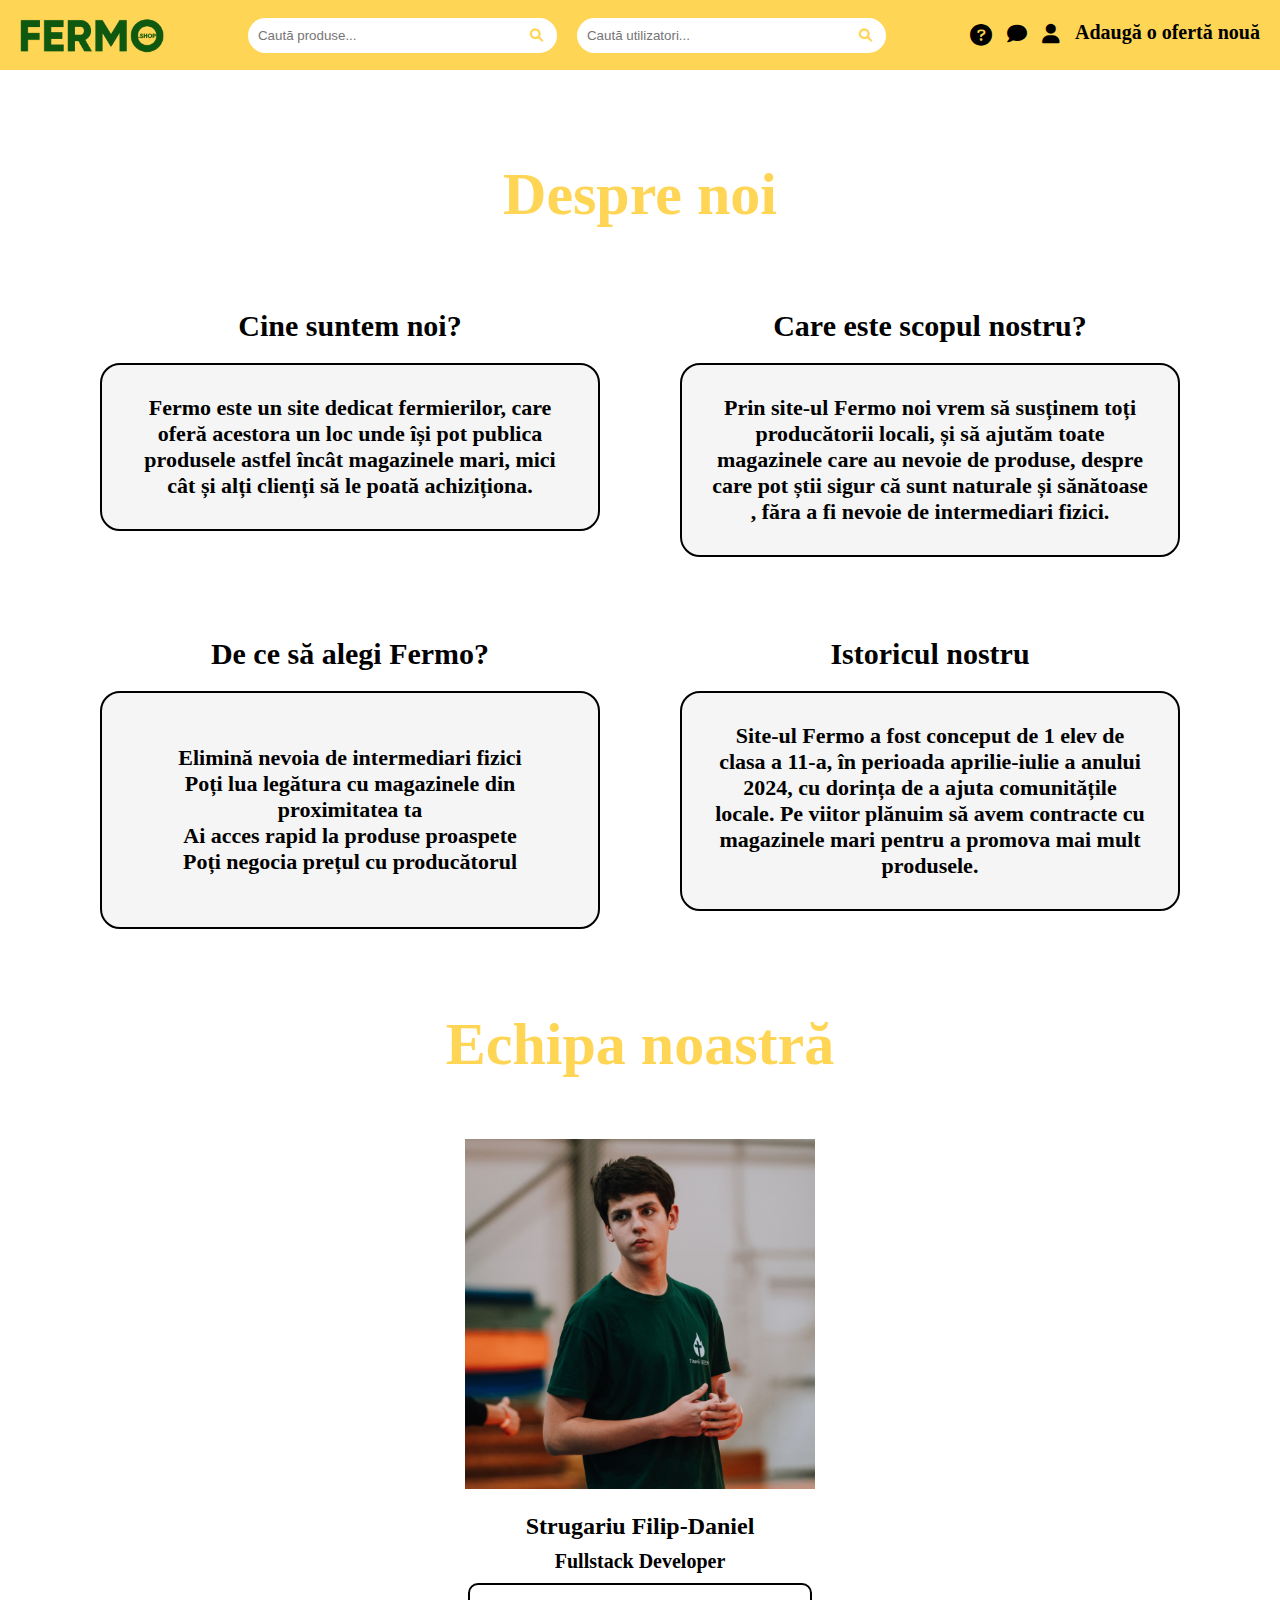
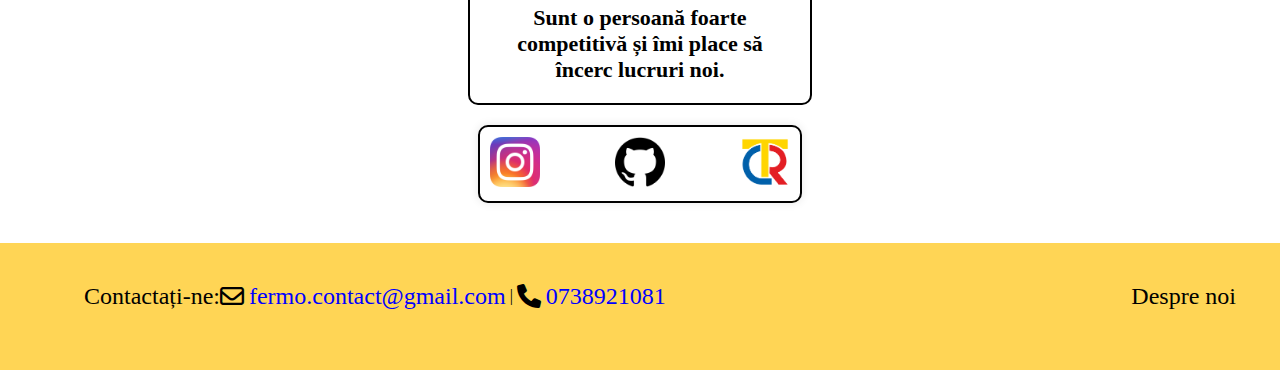
<file: desprenoi.html>
<!DOCTYPE html>
<html lang="en">
   <head>
      <meta charset="UTF-8">
      <meta name="viewport" content="width=device-width, initial-scale=1.0, maximum-scale=1.0, user-scalable=no">
      <title>Despre noi</title>
      <link rel="icon" href=
         "New Project.ico"
         type="image/x-icon">
      <link rel="stylesheet" href="style/desprenoi.css">
      <link rel="stylesheet" href="https://cdnjs.cloudflare.com/ajax/libs/font-awesome/6.0.0-beta3/css/all.min.css">
      <link rel="stylesheet" href="https://cdnjs.cloudflare.com/ajax/libs/font-awesome/5.14.0/css/all.min.css"
         integrity="sha512-1PKOgIY59xJ8Co8+NE6FZ+LOAZKjy+KY8iq0G4B3CyeY6wYHN3yt9PW0XpSriVlkMXe40PTKnXrLnZ9+fkDaog=="  crossorigin="anonymous" />
      <link href="https://fonts.cdnfonts.com/css/gilroy-bold" rel="stylesheet">
   </head>
   <body>
          <header>
              <div class="left">
                <a href="index.html">
                  <img src="imagini/gugug.png" class="titlu">
                </a>
              </div>
              <div class="middle">
                     <form action="oferte.php" method="GET">
                  <div class="top-search-container2">
                    <input type="text" class="top-search-input2" name="search_query" placeholder="Caută produse...">
                    <button type="submit" class="top-search-button2">
                      <i class="fas fa-search"></i>
                    </button>
                  </div>
                </form>
                <form id="searchForm" action="profiles.php" method="GET" class="top-search-container">
                  <input type="text" id="searchInput" class="top-search-input" name="filter_text" placeholder="Caută utilizatori...">
                  <button type="submit" class="top-search-button">
                    <i class="fas fa-search"></i>
                  </button>
                </form>
              </div>
              <div class="right">
                <div class="icons-container">
                  <a href="tutorialUniversal.html"><i class="fas fa-question-circle"></i></a>
                  <a href="users.php"><i class="fas fa-comment"></i></a>
                  <a href="profile.php"><i class="fas fa-user icon-user"></i></a>
                  <a href="cumparare.php" class="oferta">Adaugă o ofertă nouă</a>
                </div>
              </div>
              <div class="hamburger-menu">
                <i class="fas fa-bars"></i>
              </div>
        </header>

        <div class="dropdown-menu">
               <form action="oferte.php" method="GET">
              <div class="top-search-container2">
                <input type="text" class="top-search-input2" name="search_query" placeholder="Caută produse...">
                <button type="submit" class="top-search-button2">
                  <i class="fas fa-search"></i>
                </button>
              </div>
            </form>
            <form id="searchForm" action="profiles.php" method="GET" class="top-search-container">
              <input type="text" id="searchInput" class="top-search-input" name="filter_text" placeholder="Caută utilizatori...">
              <button type="submit" class="top-search-button">
                <i class="fas fa-search"></i>
              </button>
            </form>
            
          <a href="tutorialUniversal.html"><i class="fas fa-question-circle"></i> Tutorial</a>
          <a href="users.php"><i class="fas fa-comment"></i>&nbsp;Mesaje</a>
          <a href="profile.php"><i class="fas fa-user icon-user"></i> Profil</a>
          <a href="cumparare.php"><i class="fas fa-plus"></i> Adaugă ofertă</a>
        </div>
      <main>
         <div class="text-parrent">
            <h1 class="despre">
               <center>Despre noi</center>
            </h1>
         </div>
         <div class="grid-container">
            <div class="grid-item">
               <div class="heading cine">Cine suntem noi?</div>
               <div class="csuntem">
                  Fermo este un site dedicat fermierilor, care
                  oferă acestora un loc unde își pot publica
                  produsele astfel încât magazinele mari, mici cât și alți 
                  clienți să le poată achiziționa.
               </div>
            </div>
            <div class="grid-item">
               <div class="heading scop">Care este scopul nostru?</div>
               <div class="scopn">
                  Prin site-ul Fermo noi vrem să 
                  susținem toți producătorii locali, și să ajutăm toate 
                  magazinele care au nevoie de produse, despre care pot 
                  știi sigur că sunt naturale și sănătoase , făra a fi nevoie de intermediari fizici. 
               </div>
            </div>
            <div class="grid-item">
               <div class="heading dc">De ce să alegi Fermo?</div>
               <div class="dca">
                  <ul>
                     <li>Elimină nevoia de intermediari fizici</li>
                     <li>Poți lua legătura cu magazinele din proximitatea ta</li>
                     <li>Ai acces rapid la produse proaspete</li>
                     <li>Poți negocia prețul cu producătorul</li>
                  </ul>
               </div>
            </div>
            <div class="grid-item">
               <div class="heading ist">Istoricul nostru</div>
               <div class="isto">
                  Site-ul Fermo a fost conceput de
                  1 elev de clasa a 11-a, în perioada aprilie-iulie a anului 2024,
                  cu dorința de a ajuta comunitățile locale.
                  Pe viitor plănuim să avem contracte cu magazinele mari pentru
                  a promova mai mult produsele.    
                  <br>         
               </div>
            </div>
         </div>
         <div class="text-parrent">
            <h1 class="ec">Echipa noastră</h1>
         </div>
         <div class="echipa">
            <div class="column">
               <img  src="imagini/New Project (1).png" alt="Imagine 1" class="poza">
               <h2>Strugariu Filip-Daniel</h2>
               <div class="prof">Fullstack Developer</div>
               <div class="text-parrent">
                  <div class="description">
                     Sunt o persoană foarte competitivă și îmi place să încerc lucruri noi.
                  </div>
               </div>
            </div>
         </div>
         <div class="linkss">
            <div class="retele">
               <a href="https://www.instagram.com/filipstrugariu/"><img src="imagini/instagram.webp" class="ig"></a>
               <a href="https://github.com/StrugariuFilip"><img src="imagini/github.png" class="git"></a>
               <a href="https://ctrsv.ro/"><img src="imagini/ctr.png" class="ctr"></a>
            </div>
         </div>
      </main>
      <script src="script.js"></script>
      <footer>
         <div class="jos">
            <div class="stanga">
               <div class="contact-heading">Contactați-ne:</div>
               <div class="email">
                  <i class="far fa-envelope envelope-icon"></i>
                  <a href="mailto:fermo.contact@gmail.com" class="email-link">
                  <span class="email-text">fermo.contact@gmail.com</span>
                  </a>
               </div>
               <span class="separator">&nbsp;|&nbsp;</span>
               <div class="telefon">
                  <i class="fas fa-phone phone-icon"></i>
                  <a href="tel:0738921081" class="phone-link">
                  <span class="phone-text">0738921081</span>
                  </a>
               </div>
            </div>
            <div class="rightf">
               <a href="desprenoi.html" class="right-text">Despre noi</a>
            </div>
         </div>
      </footer>
   </body>
</file>
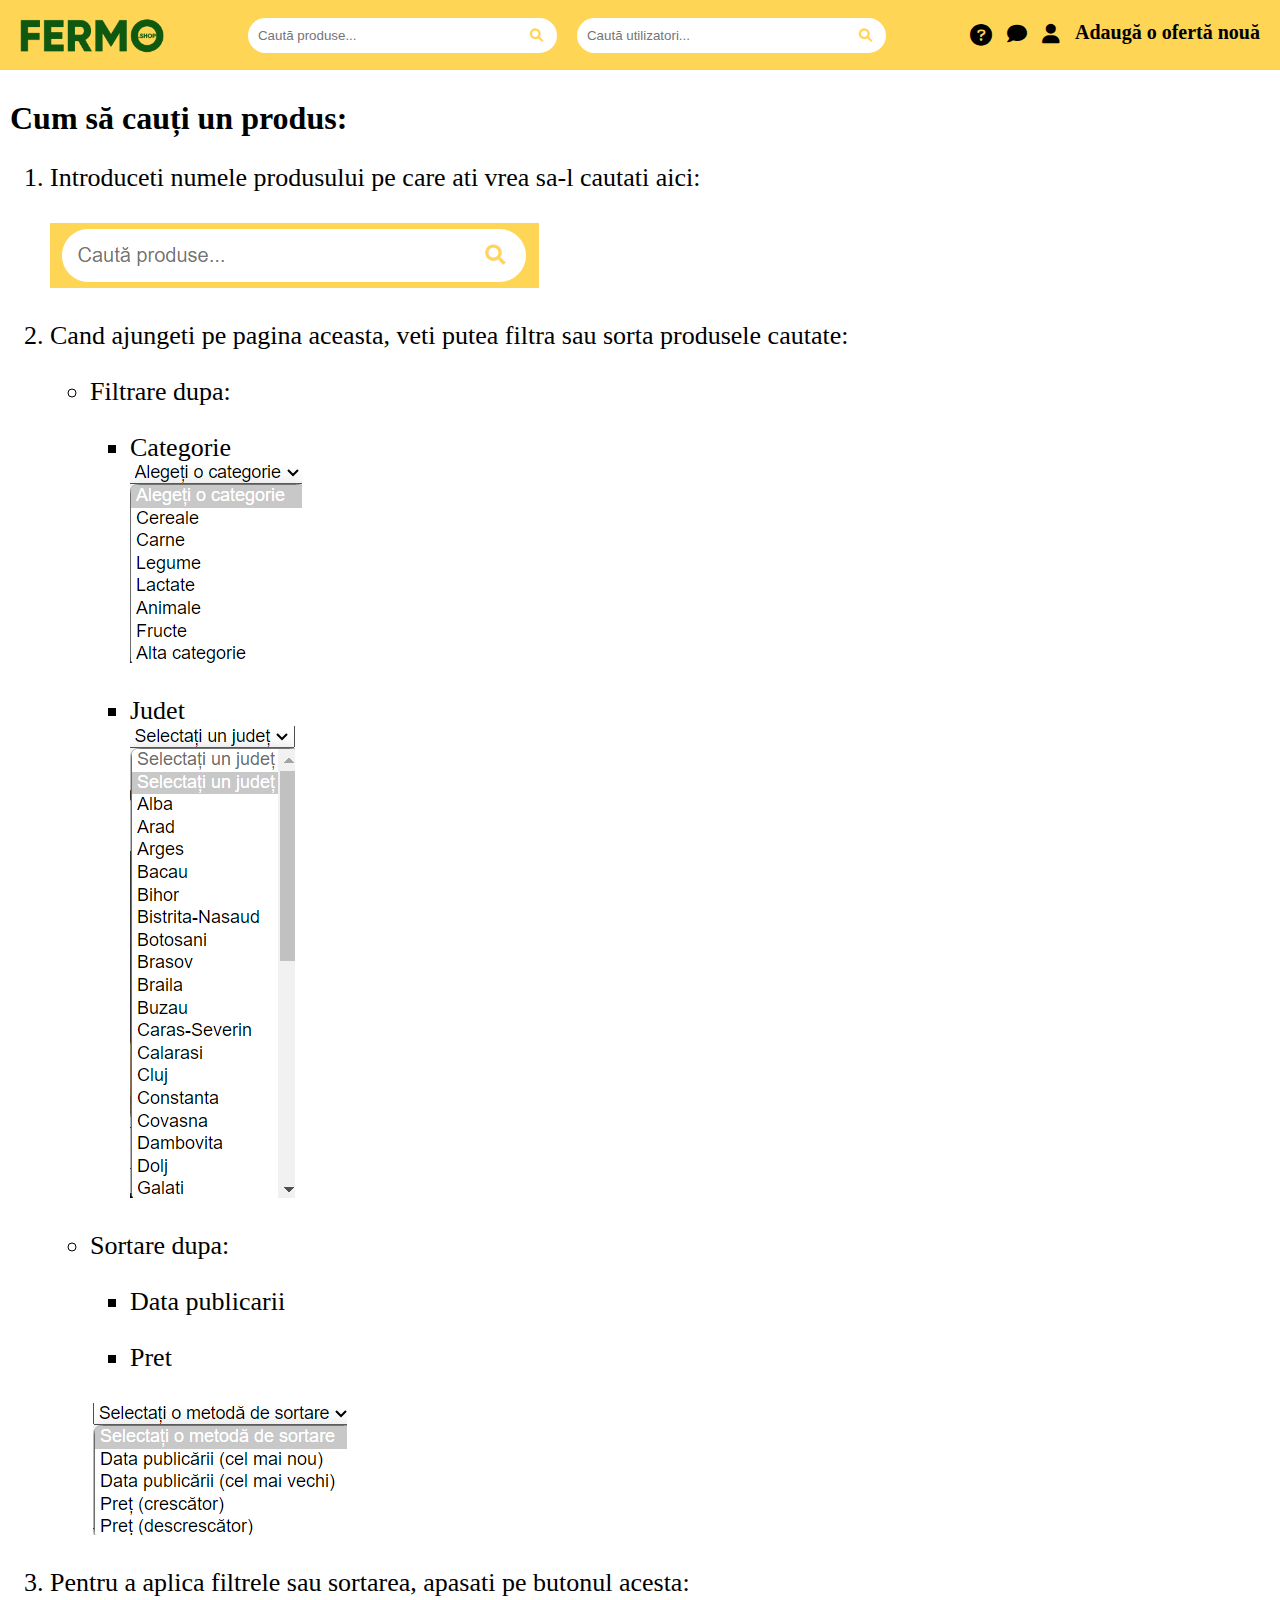
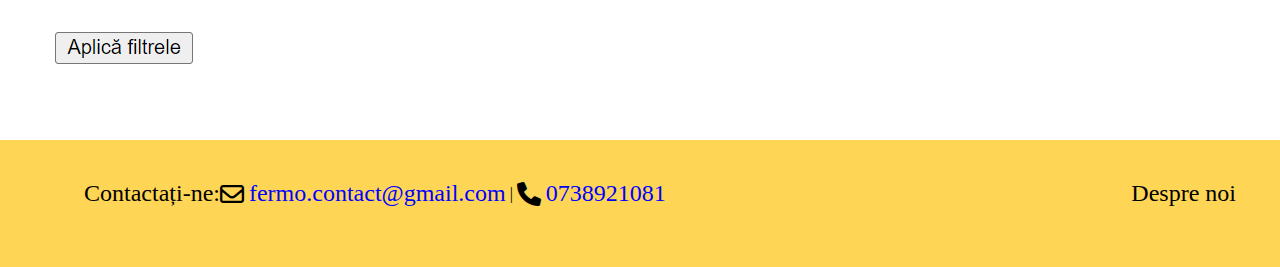
<file: tutorialCautareProd.html>
<!DOCTYPE html>
<html lang="en">
   <head>
      <meta charset="UTF-8">
      <meta name="viewport" content="width=device-width, initial-scale=1.0, maximum-scale=1.0, user-scalable=no">
      <title>Tutorial căutare produs</title>
      <link rel="icon" href=
         "New Project.ico"
         type="image/x-icon">
      <link rel="stylesheet" href="style/tutorialCautareProd.css">
      <link rel="stylesheet" href="https://cdnjs.cloudflare.com/ajax/libs/font-awesome/6.0.0-beta3/css/all.min.css">
      <link rel="stylesheet" href="https://cdnjs.cloudflare.com/ajax/libs/font-awesome/5.14.0/css/all.min.css" 
         integrity="sha512-1PKOgIY59xJ8Co8+NE6FZ+LOAZKjy+KY8iq0G4B3CyeY6wYHN3yt9PW0XpSriVlkMXe40PTKnXrLnZ9+fkDaog==" crossorigin="anonymous" />
      <link href="https://fonts.cdnfonts.com/css/gilroy-bold" rel="stylesheet">
   </head>
   <body>
          <header>
              <div class="left">
                <a href="index.html">
                  <img src="imagini/gugug.png" class="titlu">
                </a>
              </div>
              <div class="middle">
                     <form action="oferte.php" method="GET">
                  <div class="top-search-container2">
                    <input type="text" class="top-search-input2" name="search_query" placeholder="Caută produse...">
                    <button type="submit" class="top-search-button2">
                      <i class="fas fa-search"></i>
                    </button>
                  </div>
                </form>
                <form id="searchForm" action="profiles.php" method="GET" class="top-search-container">
                  <input type="text" id="searchInput" class="top-search-input" name="filter_text" placeholder="Caută utilizatori...">
                  <button type="submit" class="top-search-button">
                    <i class="fas fa-search"></i>
                  </button>
                </form>
              </div>
              <div class="right">
                <div class="icons-container">
                  <a href="tutorialUniversal.html"><i class="fas fa-question-circle"></i></a>
                  <a href="users.php"><i class="fas fa-comment"></i></a>
                  <a href="profile.php"><i class="fas fa-user icon-user"></i></a>
                  <a href="cumparare.php" class="oferta">Adaugă o ofertă nouă</a>
                </div>
              </div>
              <div class="hamburger-menu">
                <i class="fas fa-bars"></i>
              </div>
        </header>
    
            <div class="dropdown-menu">
                   <form action="oferte.php" method="GET">
                  <div class="top-search-container2">
                    <input type="text" class="top-search-input2" name="search_query" placeholder="Caută produse...">
                    <button type="submit" class="top-search-button2">
                      <i class="fas fa-search"></i>
                    </button>
                  </div>
                </form>
                <form id="searchForm" action="profiles.php" method="GET" class="top-search-container">
                  <input type="text" id="searchInput" class="top-search-input" name="filter_text" placeholder="Caută utilizatori...">
                  <button type="submit" class="top-search-button">
                    <i class="fas fa-search"></i>
                  </button>
                </form>
                
              <a href="tutorialUniversal.html"><i class="fas fa-question-circle"></i> Tutorial</a>
              <a href="users.php"><i class="fas fa-comment"></i>&nbsp;Mesaje</a>
              <a href="profile.php"><i class="fas fa-user icon-user"></i> Profil</a>
              <a href="cumparare.php"><i class="fas fa-plus"></i> Adaugă ofertă</a>
            </div>
      <main>
         <div class="content">
            <h1>
               Cum să cauți un produs:
            </h1>
            <ol type="1">
               <li>
                  Introduceti numele produsului pe care ati vrea sa-l cautati aici: <br><br>
                  <img src="imagini/searchProd.png" alt="searchProd" class="imgg">
               </li>
               <li>
                  Cand ajungeti pe pagina aceasta, veti putea filtra sau sorta produsele cautate:
                  <ul>
                     <li>
                        Filtrare dupa:
                        <ul>
                           <li>
                              Categorie <br> <img src="imagini/filtrCateg.png" alt="filtrCateg">
                           </li>
                           <li>
                              Judet <br> <img src="imagini/filtrJud.png" alt="filtrJud">
                           </li>
                        </ul>
                     </li>
                     <li>
                        Sortare dupa:
                        <ul>
                           <li>Data publicarii</li>
                           <li>Pret</li>
                        </ul>
                        <br>
                        <img class="imgg" src="imagini/sort.png" alt="sort">
                     </li>
                  </ul>
               </li>
               <li>
                  Pentru a aplica filtrele sau sortarea, apasati pe butonul acesta: &nbsp;
                  <br>
                  <img src="imagini/aplfs.png" alt="aplfs">
               </li>
            </ol>
         </div>
      </main>
      <script src="script.js"></script>
      <footer>
         <div class="jos">
            <div class="stanga">
               <div class="contact-heading">Contactați-ne:</div>
               <div class="email">
                  <i class="far fa-envelope envelope-icon"></i>
                  <a href="mailto:fermo.contact@gmail.com" class="email-link">
                  <span class="email-text">fermo.contact@gmail.com</span>
                  </a>
               </div>
               <span class="separator">&nbsp;|&nbsp;</span>
               <div class="telefon">
                  <i class="fas fa-phone phone-icon"></i>
                  <a href="tel:0738921081" class="phone-link">
                  <span class="phone-text">0738921081</span>
                  </a>
               </div>
            </div>
            <div class="rightf">
               <a href="desprenoi.html" class="right-text">Despre noi</a>
            </div>
         </div>
      </footer>
   </body>
</html>
</file>
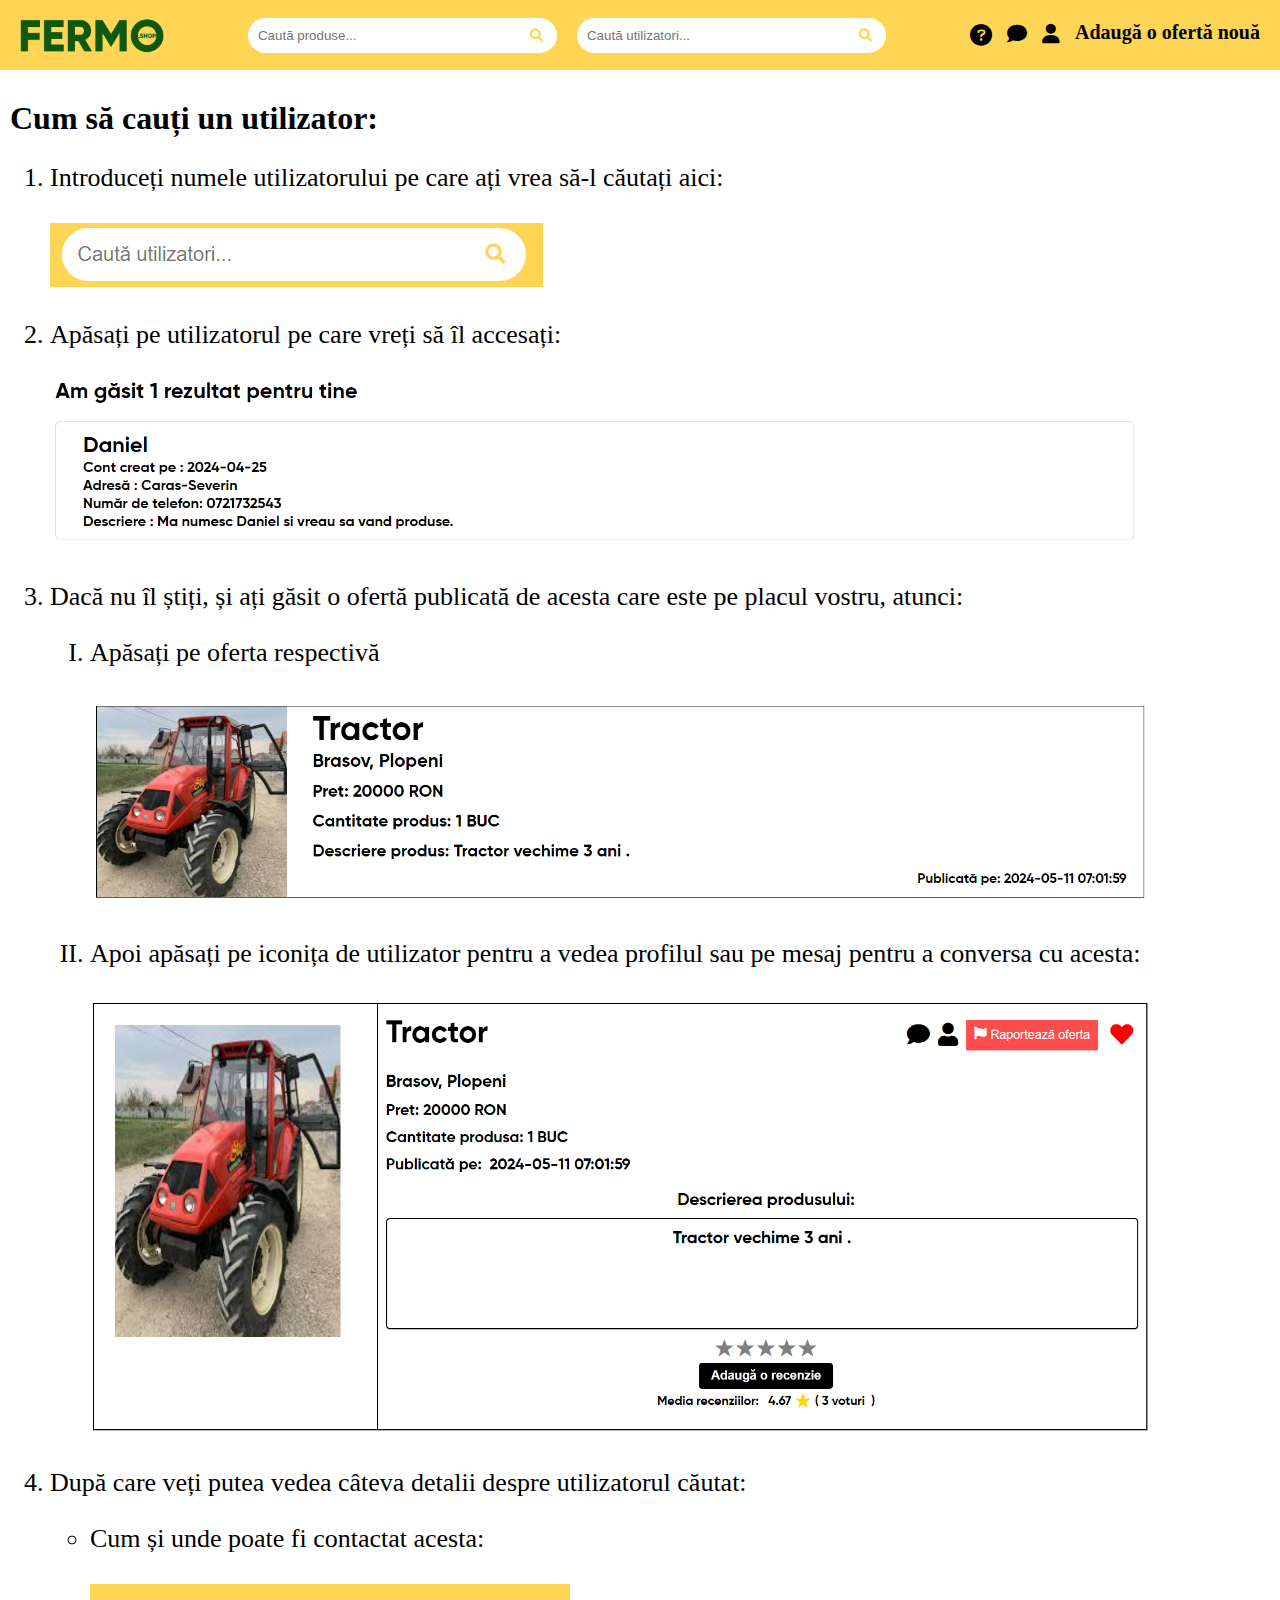
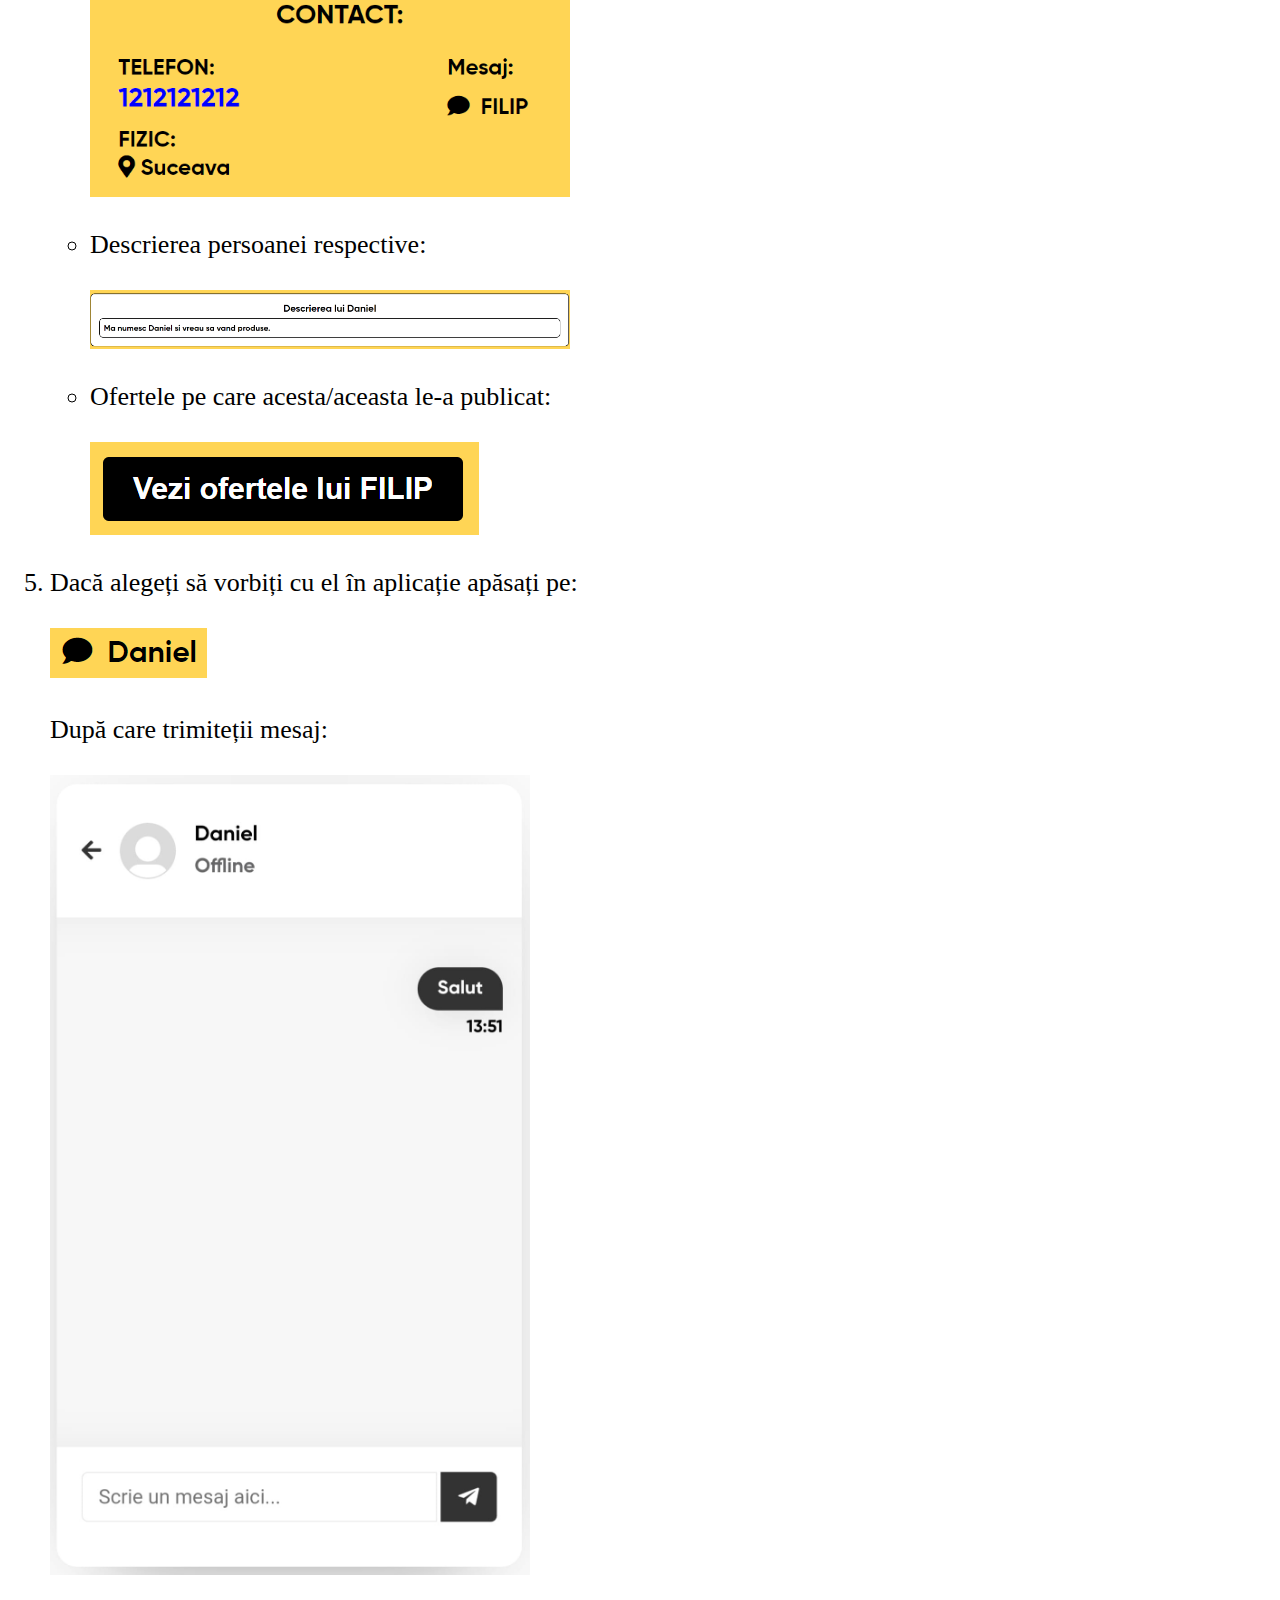
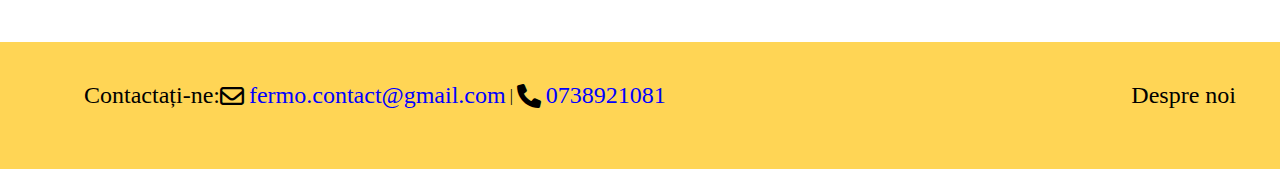
<file: tutorialCautareUtil.html>
<!DOCTYPE html>
<html lang="en">
   <head>
      <meta charset="UTF-8">
      <meta name="viewport" content="width=device-width, initial-scale=1.0, maximum-scale=1.0, user-scalable=no">
      <title>Tutorial căutare utilizator</title>
      <link rel="icon" href=
         "New Project.ico"
         type="image/x-icon">
      <link rel="stylesheet" href="style/tutorialCautareUtil.css">
      <link rel="stylesheet" href="https://cdnjs.cloudflare.com/ajax/libs/font-awesome/6.0.0-beta3/css/all.min.css">
      <link rel="stylesheet" href="https://cdnjs.cloudflare.com/ajax/libs/font-awesome/5.14.0/css/all.min.css" 
         integrity="sha512-1PKOgIY59xJ8Co8+NE6FZ+LOAZKjy+KY8iq0G4B3CyeY6wYHN3yt9PW0XpSriVlkMXe40PTKnXrLnZ9+fkDaog==" crossorigin="anonymous" />
      <link href="https://fonts.cdnfonts.com/css/gilroy-bold" rel="stylesheet">
   </head>
   <body>
          <header>
              <div class="left">
                <a href="index.html">
                  <img src="imagini/gugug.png" class="titlu">
                </a>
              </div>
              <div class="middle">
                     <form action="oferte.php" method="GET">
                  <div class="top-search-container2">
                    <input type="text" class="top-search-input2" name="search_query" placeholder="Caută produse...">
                    <button type="submit" class="top-search-button2">
                      <i class="fas fa-search"></i>
                    </button>
                  </div>
                </form>
                <form id="searchForm" action="profiles.php" method="GET" class="top-search-container">
                  <input type="text" id="searchInput" class="top-search-input" name="filter_text" placeholder="Caută utilizatori...">
                  <button type="submit" class="top-search-button">
                    <i class="fas fa-search"></i>
                  </button>
                </form>
              </div>
              <div class="right">
                <div class="icons-container">
                  <a href="tutorialUniversal.html"><i class="fas fa-question-circle"></i></a>
                  <a href="users.php"><i class="fas fa-comment"></i></a>
                  <a href="profile.php"><i class="fas fa-user icon-user"></i></a>
                  <a href="cumparare.php" class="oferta">Adaugă o ofertă nouă</a>
                </div>
              </div>
              <div class="hamburger-menu">
                <i class="fas fa-bars"></i>
              </div>
        </header>
    
            <div class="dropdown-menu">
                   <form action="oferte.php" method="GET">
                  <div class="top-search-container2">
                    <input type="text" class="top-search-input2" name="search_query" placeholder="Caută produse...">
                    <button type="submit" class="top-search-button2">
                      <i class="fas fa-search"></i>
                    </button>
                  </div>
                </form>
                <form id="searchForm" action="profiles.php" method="GET" class="top-search-container">
                  <input type="text" id="searchInput" class="top-search-input" name="filter_text" placeholder="Caută utilizatori...">
                  <button type="submit" class="top-search-button">
                    <i class="fas fa-search"></i>
                  </button>
                </form>
                
              <a href="tutorialUniversal.html"><i class="fas fa-question-circle"></i> Tutorial</a>
              <a href="users.php"><i class="fas fa-comment"></i>&nbsp;Mesaje</a>
              <a href="profile.php"><i class="fas fa-user icon-user"></i> Profil</a>
              <a href="cumparare.php"><i class="fas fa-plus"></i> Adaugă ofertă</a>
            </div>
      <main>
         <div class="content">
            <h1>
               Cum să cauți un utilizator:
            </h1>
            <ol type="1">
               <li>
                  Introduceți numele utilizatorului pe care ați vrea să-l căutați aici: <br><br>
                  <img src="imagini/searchUtil.png" alt="searchUtil" class="imgg">
               </li>
               <li>
                  Apăsați pe utilizatorul pe care vreți să îl accesați: <br><br>
                  <img src="imagini/Util.png" alt="Util"  style="width: 90%;">
               </li>
               <li>
                  Dacă nu îl știți, și ați găsit o ofertă publicată de acesta care este pe placul vostru, atunci: <br>
                  <ol type="I">
                     <li>
                        Apăsați pe oferta respectivă <br><br>
                        <img src="imagini/ofertaPubli.png" alt="ofertaPubli" class="imgg" style="width:90%;">
                     </li>
                     <li>
                        Apoi apăsați pe iconița de utilizator pentru a vedea profilul sau pe mesaj pentru a conversa cu acesta: <br><br>
                        <img src="imagini/apasataPubli.png" alt="apasataPubli" class="imgg" style="width:90%;">
                     </li>
                  </ol>
               </li>
               <li>
                  După care veți putea vedea câteva detalii despre utilizatorul căutat:
                  <ul>
                     <li>
                        Cum și unde poate fi contactat acesta: <br><br>
                        <img src="imagini/contactT.jpg" alt="contactT" class="imgg1" >
                     </li>
                     <li>
                        Descrierea persoanei respective: <br><br>
                        <img src="imagini/descriereT.png" alt="descriereT" class="imgg1">
                     </li>
                     <li>
                        Ofertele pe care acesta/aceasta le-a publicat: <br><br>
                        <img src="imagini/oferteT.jpg" alt="oferteT" class="imgg" >
                     </li>
                  </ul>
               </li>
               <li>
                   Dacă alegeți să vorbiți cu el în aplicație apăsați pe:<br><br>
                    <img src="imagini/chatt.png" alt="chatt" class="imgg" >
                    <br><br>
                    După care trimiteții mesaj:
                    <br><br>
                      <img src="imagini/mess.jpeg" alt="chatt" class="imgg1" >
               </li>
            </ol>
         </div>
      </main>
      <script src="script.js"></script>
      <footer>
         <div class="jos">
            <div class="stanga">
               <div class="contact-heading">Contactați-ne:</div>
               <div class="email">
                  <i class="far fa-envelope envelope-icon"></i>
                  <a href="mailto:fermo.contact@gmail.com" class="email-link">
                  <span class="email-text">fermo.contact@gmail.com</span>
                  </a>
               </div>
               <span class="separator">&nbsp;|&nbsp;</span>
               <div class="telefon">
                  <i class="fas fa-phone phone-icon"></i>
                  <a href="tel:0738921081" class="phone-link">
                  <span class="phone-text">0738921081</span>
                  </a>
               </div>
            </div>
            <div class="rightf">
               <a href="desprenoi.html" class="right-text">Despre noi</a>
            </div>
         </div>
      </footer>
   </body>
</html>
</file>
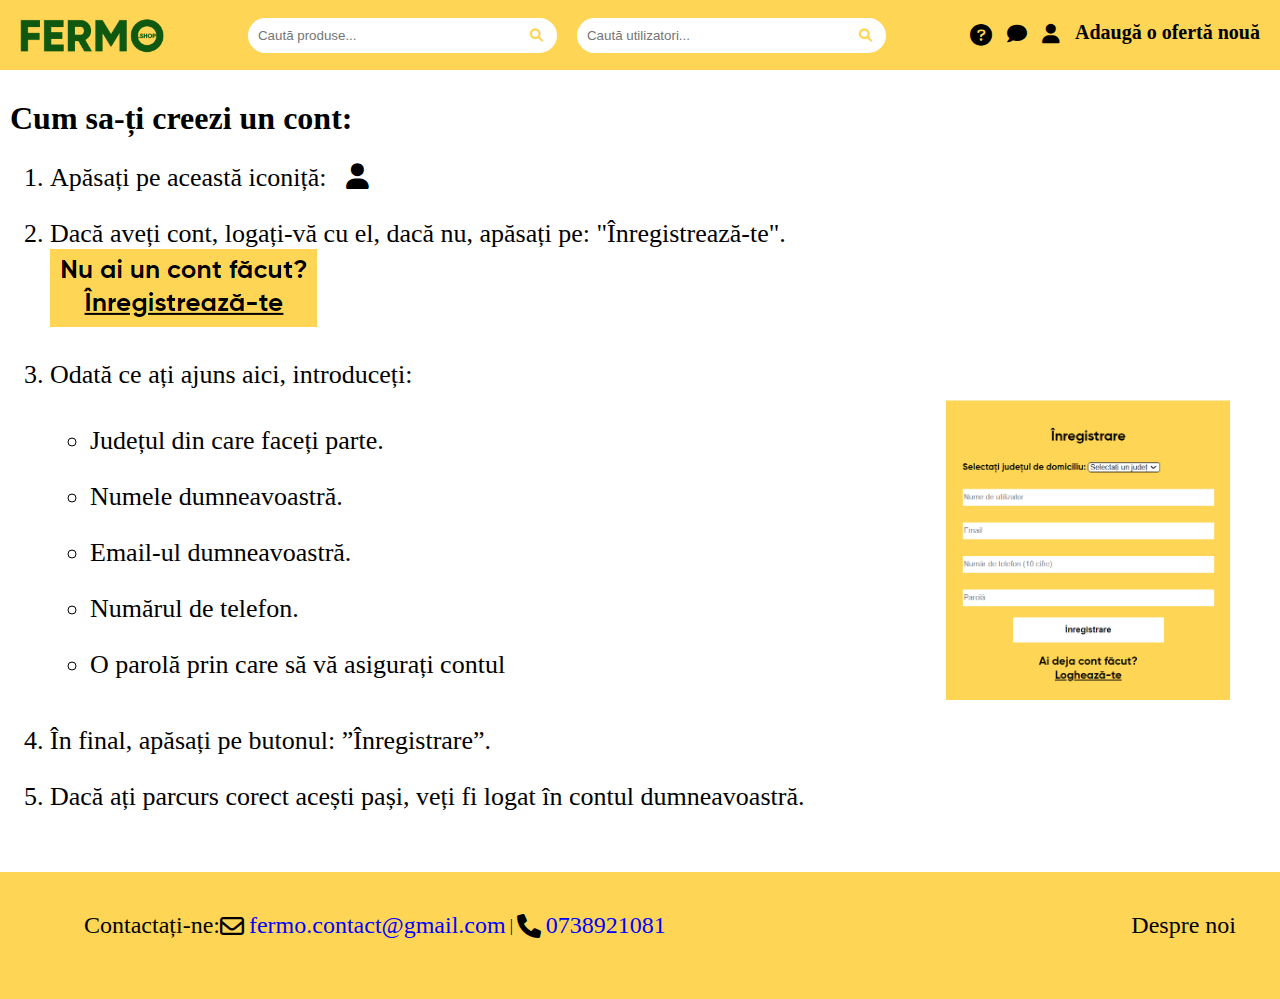
<file: tutorialCreareCont.html>
<!DOCTYPE html>
<html lang="en">
   <head>
      <meta charset="UTF-8">
      <meta name="viewport" content="width=device-width, initial-scale=1.0, maximum-scale=1.0, user-scalable=no">
      <title>Tutorial creare cont</title>
      <link rel="icon" href=
         "New Project.ico"
         type="image/x-icon">
      <link rel="stylesheet" href="style/tutorialCreareCont.css">
      <link rel="stylesheet" href="https://cdnjs.cloudflare.com/ajax/libs/font-awesome/6.0.0-beta3/css/all.min.css">
      <link rel="stylesheet" href="https://cdnjs.cloudflare.com/ajax/libs/font-awesome/5.14.0/css/all.min.css" 
         integrity="sha512-1PKOgIY59xJ8Co8+NE6FZ+LOAZKjy+KY8iq0G4B3CyeY6wYHN3yt9PW0XpSriVlkMXe40PTKnXrLnZ9+fkDaog==" crossorigin="anonymous" />
      <link href="https://fonts.cdnfonts.com/css/gilroy-bold" rel="stylesheet">
   </head>
   <body>
         <header>
              <div class="left">
                <a href="index.html">
                  <img src="imagini/gugug.png" class="titlu">
                </a>
              </div>
              <div class="middle">
                     <form action="oferte.php" method="GET">
                  <div class="top-search-container2">
                    <input type="text" class="top-search-input2" name="search_query" placeholder="Caută produse...">
                    <button type="submit" class="top-search-button2">
                      <i class="fas fa-search"></i>
                    </button>
                  </div>
                </form>
                <form id="searchForm" action="profiles.php" method="GET" class="top-search-container">
                  <input type="text" id="searchInput" class="top-search-input" name="filter_text" placeholder="Caută utilizatori...">
                  <button type="submit" class="top-search-button">
                    <i class="fas fa-search"></i>
                  </button>
                </form>
              </div>
              <div class="right">
                <div class="icons-container">
                  <a href="tutorialUniversal.html"><i class="fas fa-question-circle"></i></a>
                  <a href="users.php"><i class="fas fa-comment"></i></a>
                  <a href="profile.php"><i class="fas fa-user icon-user"></i></a>
                  <a href="cumparare.php" class="oferta">Adaugă o ofertă nouă</a>
                </div>
              </div>
              <div class="hamburger-menu">
                <i class="fas fa-bars"></i>
              </div>
        </header>
    
            <div class="dropdown-menu">
                   <form action="oferte.php" method="GET">
                  <div class="top-search-container2">
                    <input type="text" class="top-search-input2" name="search_query" placeholder="Caută produse...">
                    <button type="submit" class="top-search-button2">
                      <i class="fas fa-search"></i>
                    </button>
                  </div>
                </form>
                <form id="searchForm" action="profiles.php" method="GET" class="top-search-container">
                  <input type="text" id="searchInput" class="top-search-input" name="filter_text" placeholder="Caută utilizatori...">
                  <button type="submit" class="top-search-button">
                    <i class="fas fa-search"></i>
                  </button>
                </form>
                
              <a href="tutorialUniversal.html"><i class="fas fa-question-circle"></i> Tutorial</a>
              <a href="users.php"><i class="fas fa-comment"></i>&nbsp;Mesaje</a>
              <a href="profile.php"><i class="fas fa-user icon-user"></i> Profil</a>
              <a href="cumparare.php"><i class="fas fa-plus"></i> Adaugă ofertă</a>
            </div>
      <main>
         <div class="content">
            <h1>
               Cum sa-ți creezi un cont:
            </h1>
            <ol type="1">
               <li>
                  Apăsați pe această iconiță: &nbsp;
                  <i class="fas fa-user fa-user"></i>
               </li>
               <li>
                  Dacă aveți cont, logați-vă cu el, dacă nu, apăsați pe: "Înregistrează-te".<br>
                  <img src="imagini/IngSS.png" alt="screenshot">
               </li>
               <li>
                  Odată ce ați ajuns aici, introduceți:
                  <div class="lista">
                     <ul>
                        <li>Județul din care faceți parte.</li>
                        <li>Numele dumneavoastră.</li>
                        <li>Email-ul dumneavoastră.</li>
                        <li>Numărul de telefon.</li>
                        <li>O parolă prin care să vă asigurați contul</li>
                     </ul>
                     <img src="imagini/Inregistrare.png" alt="screenshot" class="imgg">
                  </div>
               </li>
               <li>În final, apăsați pe butonul: ”Înregistrare”.</li>
               <li>
                  Dacă ați parcurs corect acești pași, veți fi logat în contul dumneavoastră.
               </li>
            </ol>
         </div>
      </main>
      <script src="script.js"></script>
      <footer>
         <div class="jos">
            <div class="stanga">
               <div class="contact-heading">Contactați-ne:</div>
               <div class="email">
                  <i class="far fa-envelope envelope-icon"></i>
                  <a href="mailto:fermo.contact@gmail.com" class="email-link">
                  <span class="email-text">fermo.contact@gmail.com</span>
                  </a>
               </div>
               <span class="separator">&nbsp;|&nbsp;</span>
               <div class="telefon">
                  <i class="fas fa-phone phone-icon"></i>
                  <a href="tel:0738921081" class="phone-link">
                  <span class="phone-text">0738921081</span>
                  </a>
               </div>
            </div>
            <div class="rightf">
               <a href="desprenoi.html" class="right-text">Despre noi</a>
            </div>
         </div>
      </footer>
   </body>
</html>
</file>
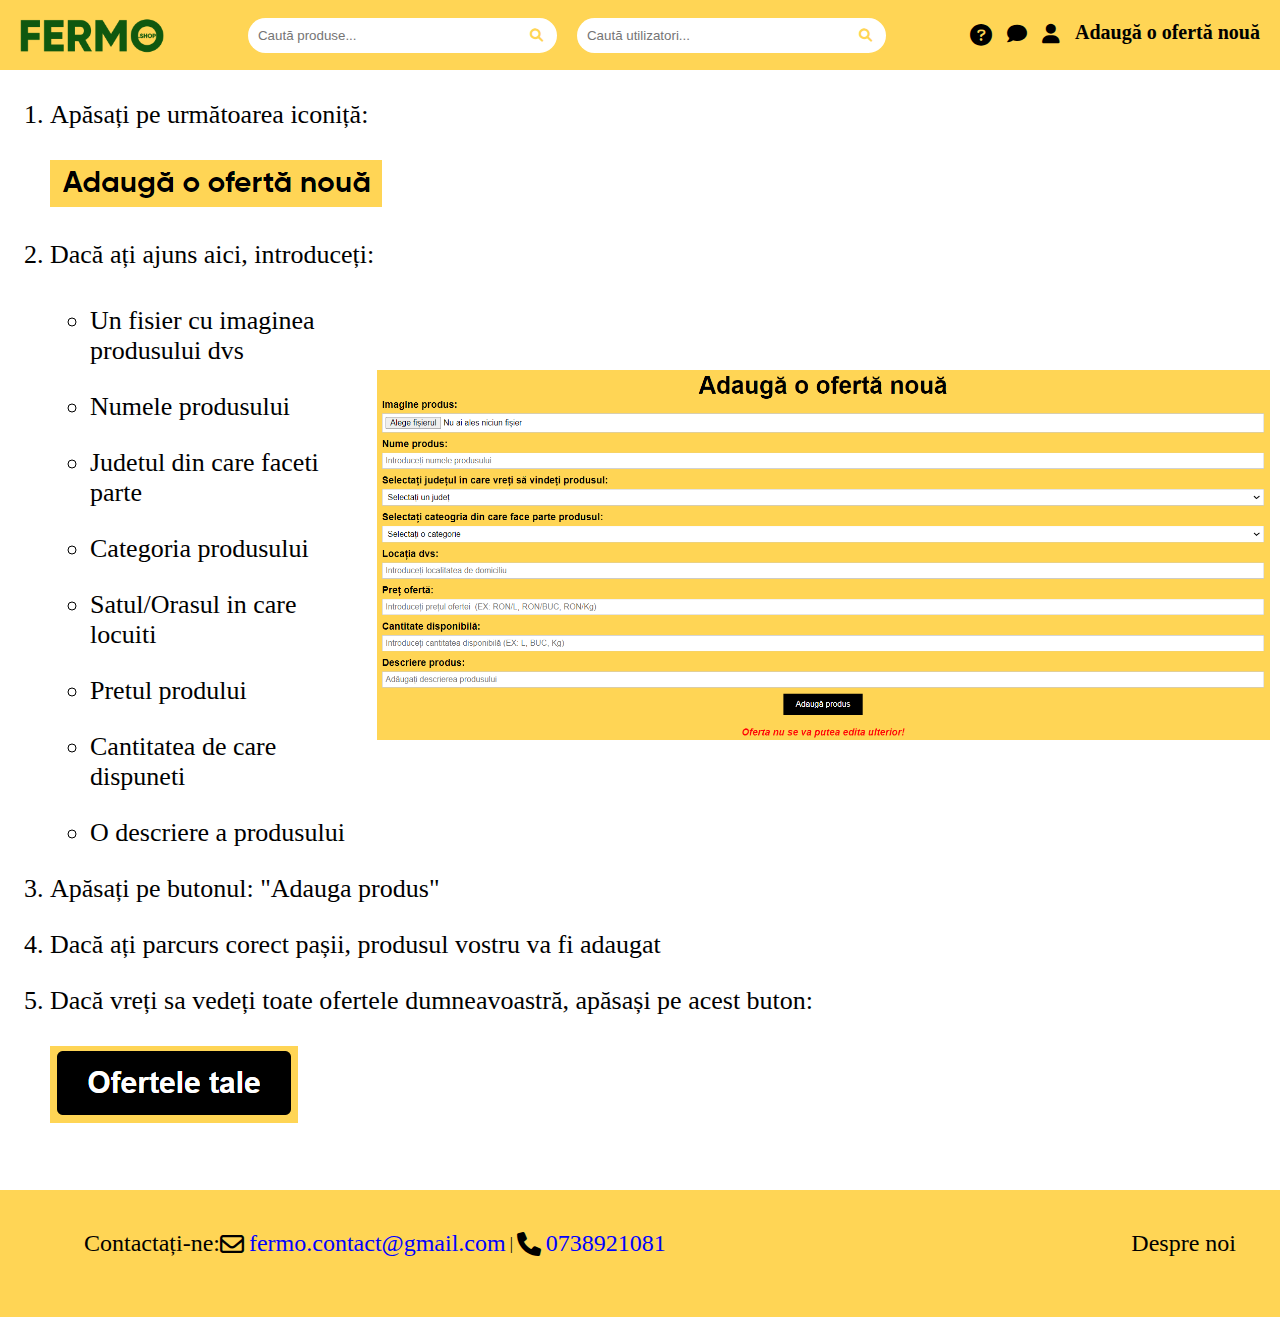
<file: tutorialCreareOferta.html>
<!DOCTYPE html>
<html lang="en">
   <head>
      <meta charset="UTF-8">
      <meta name="viewport" content="width=device-width, initial-scale=1.0, maximum-scale=1.0, user-scalable=no">
      <title>Tutorial creare ofertă</title>
      <link rel="icon" href=
         "New Project.ico"
         type="image/x-icon">
      <link rel="stylesheet" href="style/tutorialCreareOferta.css">
      <link rel="stylesheet" href="https://cdnjs.cloudflare.com/ajax/libs/font-awesome/6.0.0-beta3/css/all.min.css">
      <link rel="stylesheet" href="https://cdnjs.cloudflare.com/ajax/libs/font-awesome/5.14.0/css/all.min.css" 
         integrity="sha512-1PKOgIY59xJ8Co8+NE6FZ+LOAZKjy+KY8iq0G4B3CyeY6wYHN3yt9PW0XpSriVlkMXe40PTKnXrLnZ9+fkDaog==" crossorigin="anonymous" />
      <link href="https://fonts.cdnfonts.com/css/gilroy-bold" rel="stylesheet">
   </head>
   <body>
        <header>
              <div class="left">
                <a href="index.html">
                  <img src="imagini/gugug.png" class="titlu">
                </a>
              </div>
              <div class="middle">
                     <form action="oferte.php" method="GET">
                  <div class="top-search-container2">
                    <input type="text" class="top-search-input2" name="search_query" placeholder="Caută produse...">
                    <button type="submit" class="top-search-button2">
                      <i class="fas fa-search"></i>
                    </button>
                  </div>
                </form>
                <form id="searchForm" action="profiles.php" method="GET" class="top-search-container">
                  <input type="text" id="searchInput" class="top-search-input" name="filter_text" placeholder="Caută utilizatori...">
                  <button type="submit" class="top-search-button">
                    <i class="fas fa-search"></i>
                  </button>
                </form>
              </div>
              <div class="right">
                <div class="icons-container">
                  <a href="tutorialUniversal.html"><i class="fas fa-question-circle"></i></a>
                  <a href="users.php"><i class="fas fa-comment"></i></a>
                  <a href="profile.php"><i class="fas fa-user icon-user"></i></a>
                  <a href="cumparare.php" class="oferta">Adaugă o ofertă nouă</a>
                </div>
              </div>
              <div class="hamburger-menu">
                <i class="fas fa-bars"></i>
              </div>
        </header>
    
            <div class="dropdown-menu">
                   <form action="oferte.php" method="GET">
                  <div class="top-search-container2">
                    <input type="text" class="top-search-input2" name="search_query" placeholder="Caută produse...">
                    <button type="submit" class="top-search-button2">
                      <i class="fas fa-search"></i>
                    </button>
                  </div>
                </form>
                <form id="searchForm" action="profiles.php" method="GET" class="top-search-container">
                  <input type="text" id="searchInput" class="top-search-input" name="filter_text" placeholder="Caută utilizatori...">
                  <button type="submit" class="top-search-button">
                    <i class="fas fa-search"></i>
                  </button>
                </form>
                
              <a href="tutorialUniversal.html"><i class="fas fa-question-circle"></i> Tutorial</a>
              <a href="users.php"><i class="fas fa-comment"></i>&nbsp;Mesaje</a>
              <a href="profile.php"><i class="fas fa-user icon-user"></i> Profil</a>
              <a href="cumparare.php"><i class="fas fa-plus"></i> Adaugă ofertă</a>
            </div>
      <main>
         <div class="content">
            <ol type="1">
               <li>
                  Apăsați pe următoarea iconiță: <br> <br> <img src="imagini/adaugaProdus.png" alt="screenshot">
               </li>
               <li>
                  Dacă ați ajuns aici, introduceți:
                  <div class="listaa">
                     <ul>
                        <li>Un fisier cu imaginea produsului dvs</li>
                        <li>Numele produsului</li>
                        <li>Judetul din care faceti parte</li>
                        <li>Categoria produsului</li>
                        <li>Satul/Orasul in care locuiti</li>
                        <li>Pretul prodului</li>
                        <li>Cantitatea de care dispuneti</li>
                        <li>O descriere a produsului</li>
                     </ul>
                     <img src="imagini/adaugaOferta.png" alt="adaugaOferta" class="imgg">
                     <img src="imagini/adaugaOferta.jpeg" class="imgg-alt" alt="Alternative Image">
                  </div>
               </li>
               <li>
                  Apăsați pe butonul: "Adauga produs"
               </li>
               <li>
                  Dacă ați parcurs corect pașii, produsul vostru va fi adaugat
               </li>
               <li>
                  Dacă vreți sa vedeți toate ofertele dumneavoastră, apăsași pe acest buton: <br><br>
                  <img src="imagini/ofrTale.png" alt="ofrTale">
               </li>
            </ol>
         </div>
      </main>
      <script src="script.js"></script>
      <footer>
         <div class="jos">
            <div class="stanga">
               <div class="contact-heading">Contactați-ne:</div>
               <div class="email">
                  <i class="far fa-envelope envelope-icon"></i>
                  <a href="mailto:fermo.contact@gmail.com" class="email-link">
                  <span class="email-text">fermo.contact@gmail.com</span>
                  </a>
               </div>
               <span class="separator">&nbsp;|&nbsp;</span>
               <div class="telefon">
                  <i class="fas fa-phone phone-icon"></i>
                  <a href="tel:0738921081" class="phone-link">
                  <span class="phone-text">0738921081</span>
                  </a>
               </div>
            </div>
            <div class="rightf">
               <a href="desprenoi.html" class="right-text">Despre noi</a>
            </div>
         </div>
      </footer>
   </body>
</html>
</file>
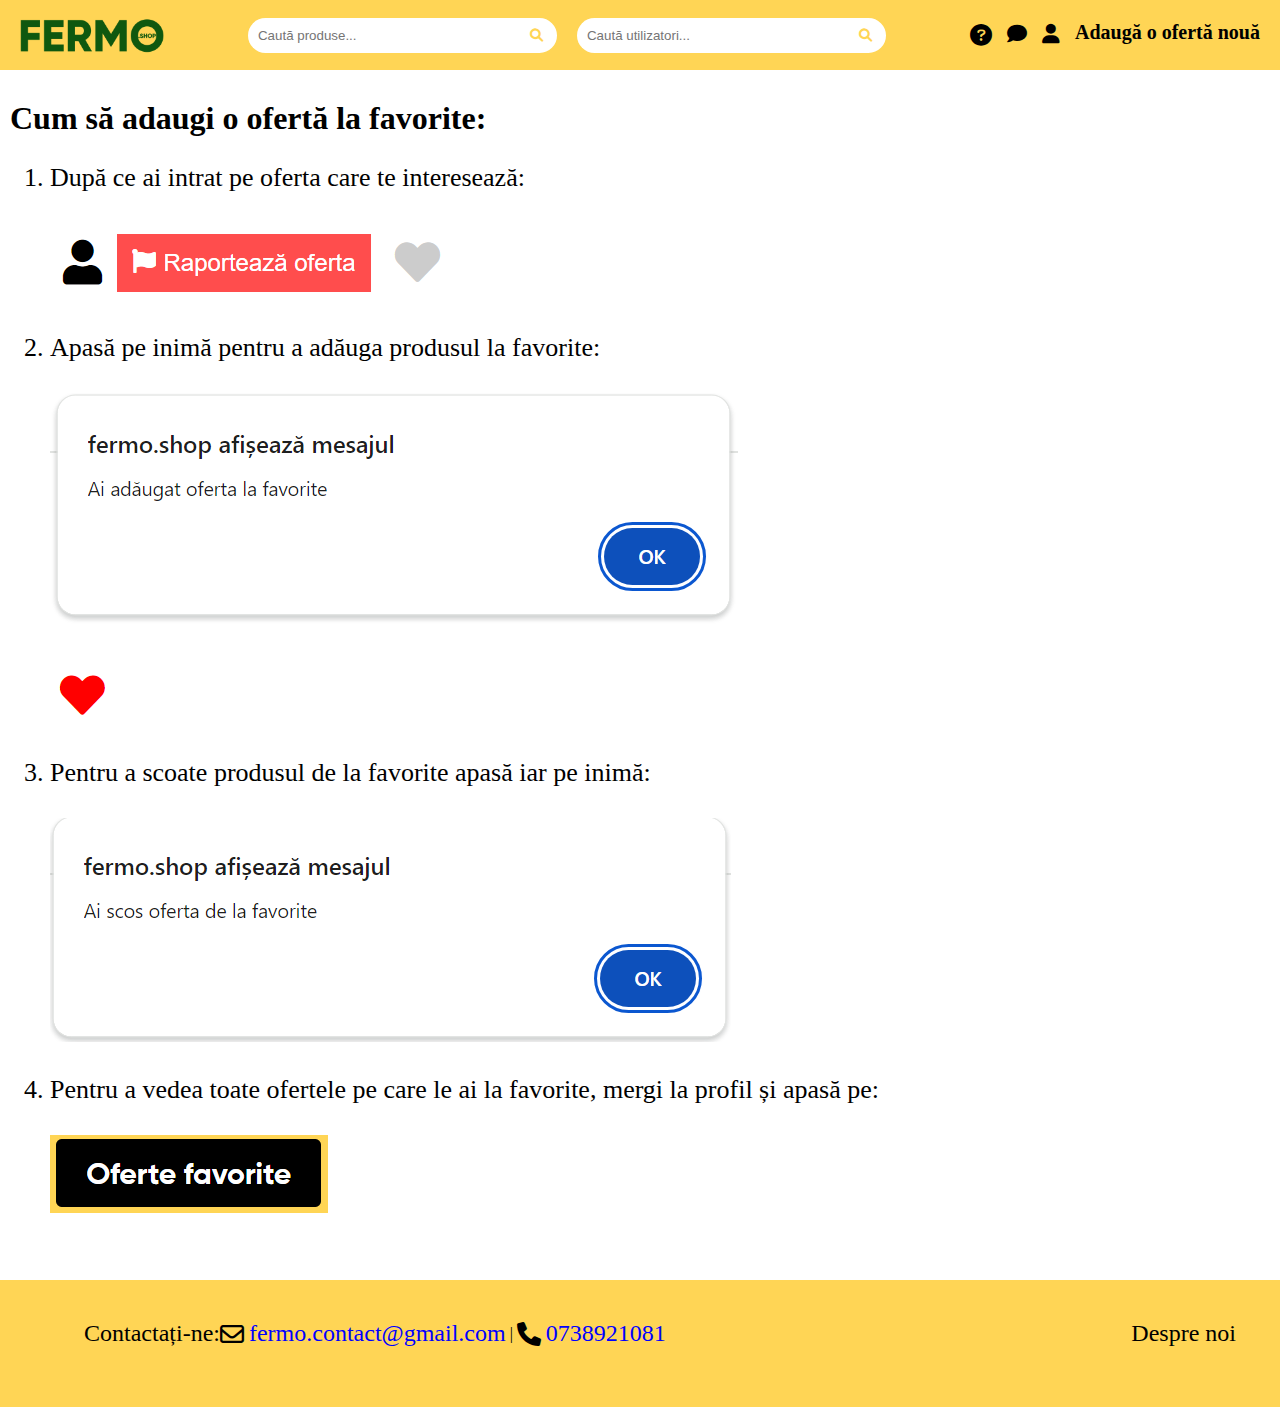
<file: tutorialfavorit.html>
<!DOCTYPE html>
<html lang="en">

<head>
    <meta charset="UTF-8">
    <meta name="viewport" content="width=device-width, initial-scale=1.0, maximum-scale=1.0, user-scalable=no">
    <title>Tutorial favorite</title>
    <link rel="icon" href="New Project.ico" type="image/x-icon">
    <link rel="stylesheet" href="style/tutorialfavorit.css">
    <link rel="stylesheet" href="https://cdnjs.cloudflare.com/ajax/libs/font-awesome/6.0.0-beta3/css/all.min.css">
    <link rel="stylesheet" href="https://cdnjs.cloudflare.com/ajax/libs/font-awesome/5.14.0/css/all.min.css"
        integrity="sha512-1PKOgIY59xJ8Co8+NE6FZ+LOAZKjy+KY8iq0G4B3CyeY6wYHN3yt9PW0XpSriVlkMXe40PTKnXrLnZ9+fkDaog=="
        crossorigin="anonymous" />
    <link href="https://fonts.cdnfonts.com/css/gilroy-bold" rel="stylesheet">
</head>

<body>
        <header>
              <div class="left">
                <a href="index.html">
                  <img src="imagini/gugug.png" class="titlu">
                </a>
              </div>
              <div class="middle">
                     <form action="oferte.php" method="GET">
                  <div class="top-search-container2">
                    <input type="text" class="top-search-input2" name="search_query" placeholder="Caută produse...">
                    <button type="submit" class="top-search-button2">
                      <i class="fas fa-search"></i>
                    </button>
                  </div>
                </form>
                <form id="searchForm" action="profiles.php" method="GET" class="top-search-container">
                  <input type="text" id="searchInput" class="top-search-input" name="filter_text" placeholder="Caută utilizatori...">
                  <button type="submit" class="top-search-button">
                    <i class="fas fa-search"></i>
                  </button>
                </form>
              </div>
              <div class="right">
                <div class="icons-container">
                  <a href="tutorialUniversal.html"><i class="fas fa-question-circle"></i></a>
                  <a href="users.php"><i class="fas fa-comment"></i></a>
                  <a href="profile.php"><i class="fas fa-user icon-user"></i></a>
                  <a href="cumparare.php" class="oferta">Adaugă o ofertă nouă</a>
                </div>
              </div>
              <div class="hamburger-menu">
                <i class="fas fa-bars"></i>
              </div>
        </header>
    
            <div class="dropdown-menu">
                   <form action="oferte.php" method="GET">
                  <div class="top-search-container2">
                    <input type="text" class="top-search-input2" name="search_query" placeholder="Caută produse...">
                    <button type="submit" class="top-search-button2">
                      <i class="fas fa-search"></i>
                    </button>
                  </div>
                </form>
                <form id="searchForm" action="profiles.php" method="GET" class="top-search-container">
                  <input type="text" id="searchInput" class="top-search-input" name="filter_text" placeholder="Caută utilizatori...">
                  <button type="submit" class="top-search-button">
                    <i class="fas fa-search"></i>
                  </button>
                </form>
                
              <a href="tutorialUniversal.html"><i class="fas fa-question-circle"></i> Tutorial</a>
              <a href="users.php"><i class="fas fa-comment"></i>&nbsp;Mesaje</a>
              <a href="profile.php"><i class="fas fa-user icon-user"></i> Profil</a>
              <a href="cumparare.php"><i class="fas fa-plus"></i> Adaugă ofertă</a>
            </div>
    <main>
        <div class="content">
            <h1>
                Cum să adaugi o ofertă la favorite:
            </h1>
            <ol type="1">
                <li>
                    După ce ai intrat pe oferta care te interesează: <br><br>
                    <img src="imagini/ofertai.png" alt="ofertai" class="imgg">
                </li>
                <li>
                   Apasă pe inimă pentru a adăuga produsul la favorite:<br><br>
                    <img src="imagini/ofertaf2.png" alt="ofertaf2" class="imgg">
                    <br><br>
                    <img src="imagini/ofertaf.png" alt="ofertaf" >
                </li>
                <li>
                    Pentru a scoate produsul de la favorite apasă iar pe inimă:
                    <br><br>
                    <img src="imagini/ofertafi.png" alt="ofertafi" class="imgg">
                </li>
                <li>
                    Pentru a vedea toate ofertele pe care le ai la favorite, mergi la profil și apasă pe:
                    <br><br>
                    <img src="imagini/ofertaft.png" alt="ofertaft">
                </li>
                
            </ol>
        </div>
    </main>
    <script src="script.js"></script>
    <footer>
        <div class="jos">
            <div class="stanga">
                <div class="contact-heading">Contactați-ne:</div>
                <div class="email">
                    <i class="far fa-envelope envelope-icon"></i>
                    <a href="mailto:fermo.contact@gmail.com" class="email-link">
                        <span class="email-text">fermo.contact@gmail.com</span>
                    </a>
                </div>
                <span class="separator">&nbsp;|&nbsp;</span>
                <div class="telefon">
                    <i class="fas fa-phone phone-icon"></i>
                    <a href="tel:0738921081" class="phone-link">
                        <span class="phone-text">0738921081</span>
                    </a>
                </div>
            </div>
            <div class="rightf">
                <a href="desprenoi.html" class="right-text">Despre noi</a>
            </div>
        </div>
    </footer>
</body>

</html>
</file>
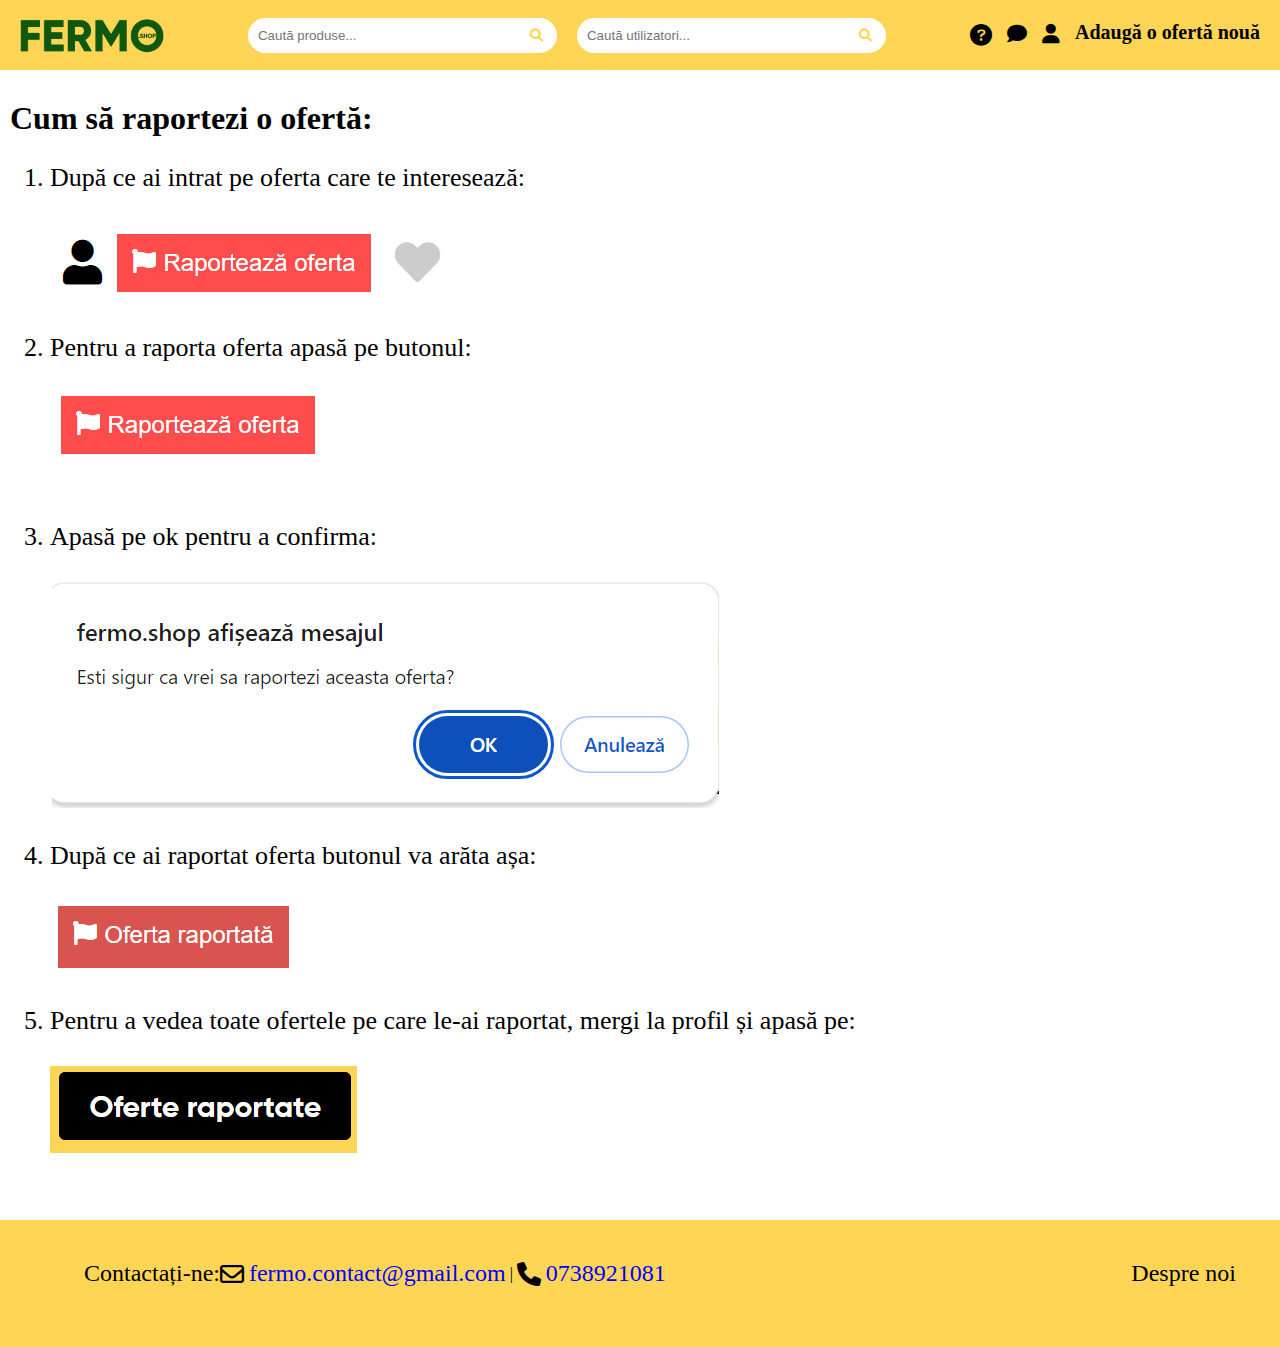
<file: tutorialraport.html>
<!DOCTYPE html>
<html lang="en">

<head>
    <meta charset="UTF-8">
    <meta name="viewport" content="width=device-width, initial-scale=1.0, maximum-scale=1.0, user-scalable=no">
    <title>Tutorial favorite</title>
    <link rel="icon" href="New Project.ico" type="image/x-icon">
    <link rel="stylesheet" href="style/tutorialfavorit.css">
    <link rel="stylesheet" href="https://cdnjs.cloudflare.com/ajax/libs/font-awesome/6.0.0-beta3/css/all.min.css">
    <link rel="stylesheet" href="https://cdnjs.cloudflare.com/ajax/libs/font-awesome/5.14.0/css/all.min.css"
        integrity="sha512-1PKOgIY59xJ8Co8+NE6FZ+LOAZKjy+KY8iq0G4B3CyeY6wYHN3yt9PW0XpSriVlkMXe40PTKnXrLnZ9+fkDaog=="
        crossorigin="anonymous" />
    <link href="https://fonts.cdnfonts.com/css/gilroy-bold" rel="stylesheet">
</head>

<body>
    <header>
          <div class="left">
            <a href="index.html">
              <img src="imagini/gugug.png" class="titlu">
            </a>
          </div>
          <div class="middle">
                 <form action="oferte.php" method="GET">
              <div class="top-search-container2">
                <input type="text" class="top-search-input2" name="search_query" placeholder="Caută produse...">
                <button type="submit" class="top-search-button2">
                  <i class="fas fa-search"></i>
                </button>
              </div>
            </form>
            <form id="searchForm" action="profiles.php" method="GET" class="top-search-container">
              <input type="text" id="searchInput" class="top-search-input" name="filter_text" placeholder="Caută utilizatori...">
              <button type="submit" class="top-search-button">
                <i class="fas fa-search"></i>
              </button>
            </form>
          </div>
          <div class="right">
            <div class="icons-container">
              <a href="tutorialUniversal.html"><i class="fas fa-question-circle"></i></a>
              <a href="users.php"><i class="fas fa-comment"></i></a>
              <a href="profile.php"><i class="fas fa-user icon-user"></i></a>
              <a href="cumparare.php" class="oferta">Adaugă o ofertă nouă</a>
            </div>
          </div>
          <div class="hamburger-menu">
            <i class="fas fa-bars"></i>
          </div>
    </header>

        <div class="dropdown-menu">
               <form action="oferte.php" method="GET">
              <div class="top-search-container2">
                <input type="text" class="top-search-input2" name="search_query" placeholder="Caută produse...">
                <button type="submit" class="top-search-button2">
                  <i class="fas fa-search"></i>
                </button>
              </div>
            </form>
            <form id="searchForm" action="profiles.php" method="GET" class="top-search-container">
              <input type="text" id="searchInput" class="top-search-input" name="filter_text" placeholder="Caută utilizatori...">
              <button type="submit" class="top-search-button">
                <i class="fas fa-search"></i>
              </button>
            </form>
            
          <a href="tutorialUniversal.html"><i class="fas fa-question-circle"></i> Tutorial</a>
          <a href="users.php"><i class="fas fa-comment"></i>&nbsp;Mesaje</a>
          <a href="profile.php"><i class="fas fa-user icon-user"></i> Profil</a>
          <a href="cumparare.php"><i class="fas fa-plus"></i> Adaugă ofertă</a>
        </div>
    <main>
        <div class="content">
            <h1>
                Cum să raportezi o ofertă:
            </h1>
            <ol type="1">
                <li>
                    După ce ai intrat pe oferta care te interesează: <br><br>
                    <img src="imagini/ofertai.png" alt="ofertai" class="imgg">
                </li>
                <li>
                   Pentru a raporta oferta apasă pe butonul:<br><br>
                    <img src="imagini/raportb.png" alt="raportb">
                    <br><br>
                </li>
                <li>
                    Apasă pe ok pentru a confirma:
                    <br><br>
                    <img src="imagini/raportc.png" alt="raportc" class="imgg">
                </li>
                <li>
                  După ce ai raportat oferta butonul va arăta așa:
                    <br><br>
                    <img src="imagini/raports.png" alt="raports">
                </li>
                <li>
                    Pentru a vedea toate ofertele pe care le-ai raportat, mergi la profil și apasă pe:
                    <br><br>
                    <img src="imagini/raportt.png" alt="raportt">
                </li>
                
            </ol>
        </div>
    </main>
    <script src="script.js"></script>
    <footer>
        <div class="jos">
            <div class="stanga">
                <div class="contact-heading">Contactați-ne:</div>
                <div class="email">
                    <i class="far fa-envelope envelope-icon"></i>
                    <a href="mailto:fermo.contact@gmail.com" class="email-link">
                        <span class="email-text">fermo.contact@gmail.com</span>
                    </a>
                </div>
                <span class="separator">&nbsp;|&nbsp;</span>
                <div class="telefon">
                    <i class="fas fa-phone phone-icon"></i>
                    <a href="tel:0738921081" class="phone-link">
                        <span class="phone-text">0738921081</span>
                    </a>
                </div>
            </div>
            <div class="rightf">
                <a href="desprenoi.html" class="right-text">Despre noi</a>
            </div>
        </div>
    </footer>
</body>

</html>
</file>
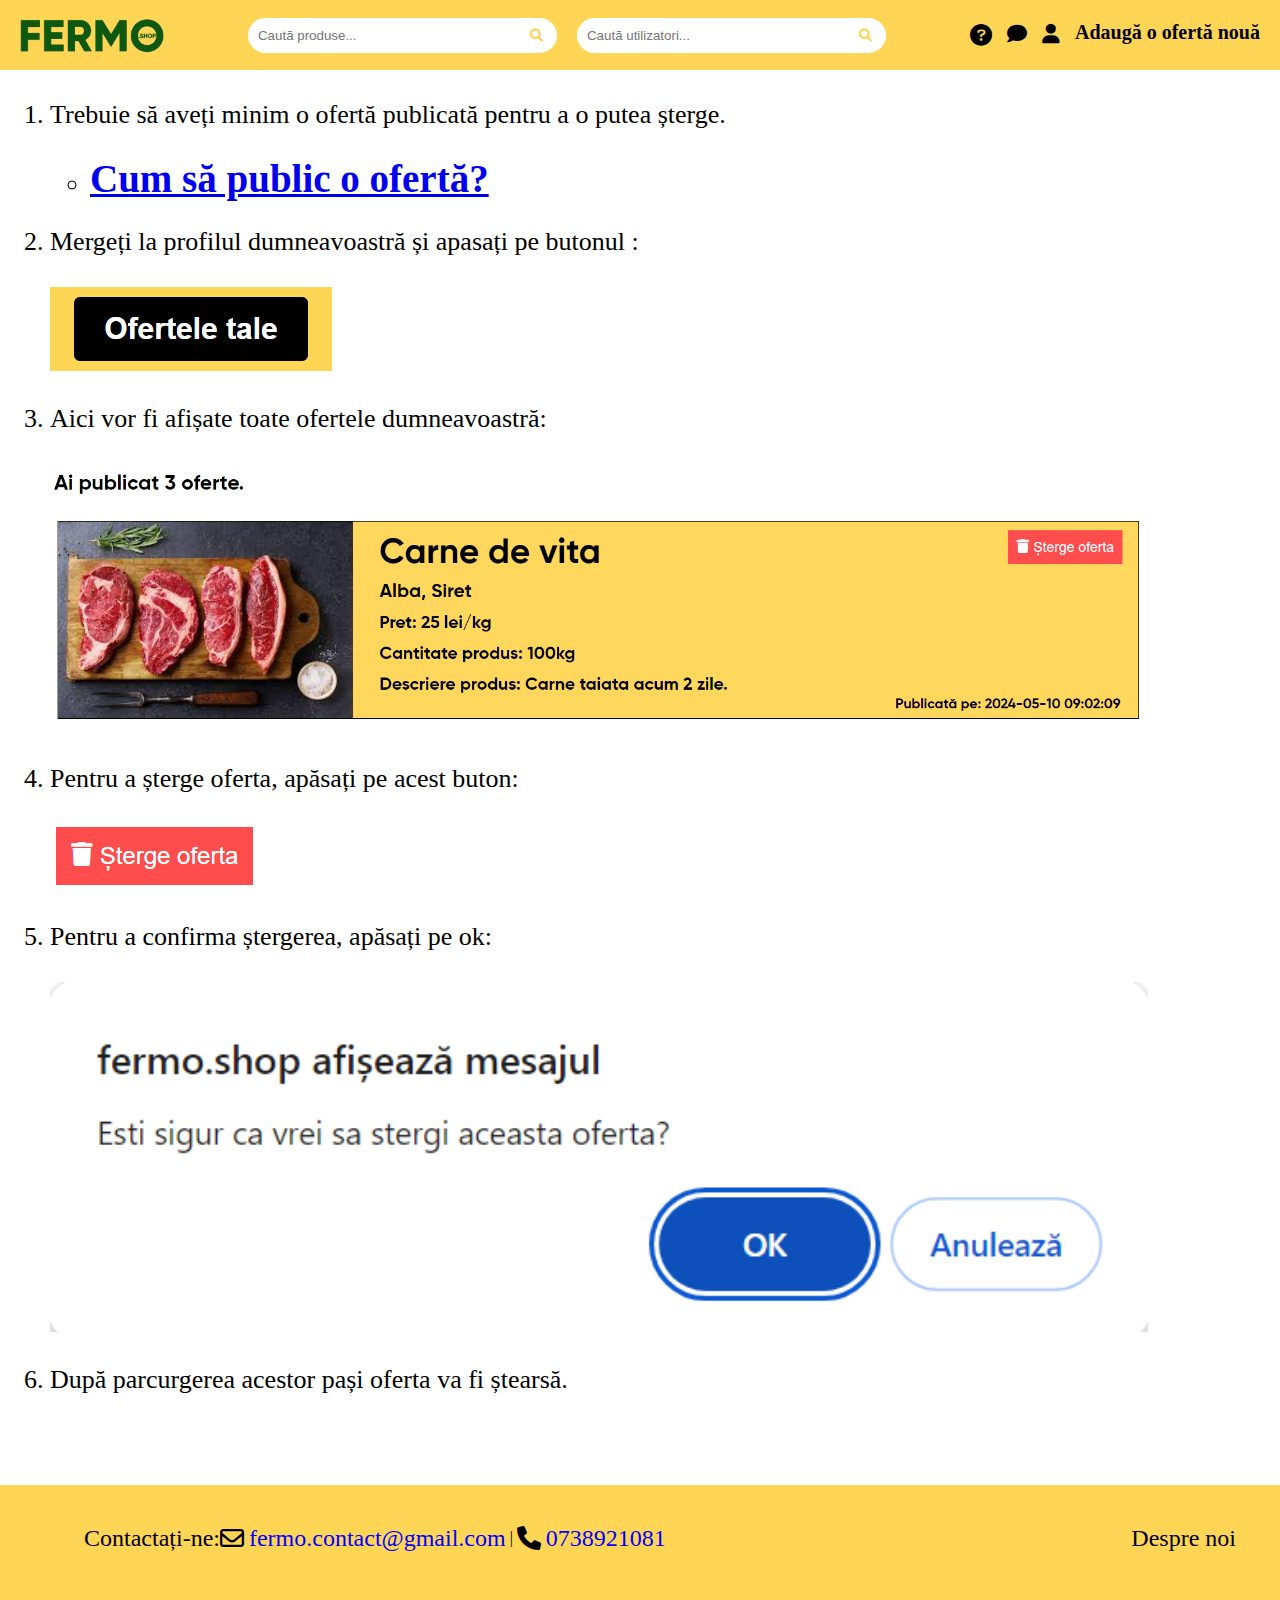
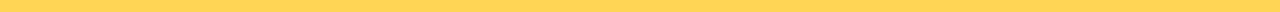
<file: tutorialStergereOferta.html>
<!DOCTYPE html>
<html lang="en">
   <head>
      <meta charset="UTF-8">
      <meta name="viewport" content="width=device-width, initial-scale=1.0, maximum-scale=1.0, user-scalable=no">
      <title>Tutorial ștergere ofertă</title>
      <link rel="icon" href=
         "New Project.ico"
         type="image/x-icon">
      <link rel="stylesheet" href="style/tutorialCreareOferta.css">
      <link rel="stylesheet" href="https://cdnjs.cloudflare.com/ajax/libs/font-awesome/6.0.0-beta3/css/all.min.css">
      <link rel="stylesheet" href="https://cdnjs.cloudflare.com/ajax/libs/font-awesome/5.14.0/css/all.min.css" 
         integrity="sha512-1PKOgIY59xJ8Co8+NE6FZ+LOAZKjy+KY8iq0G4B3CyeY6wYHN3yt9PW0XpSriVlkMXe40PTKnXrLnZ9+fkDaog==" crossorigin="anonymous" />
      <link href="https://fonts.cdnfonts.com/css/gilroy-bold" rel="stylesheet">
   </head>
   <body>
        <header>
          <div class="left">
            <a href="index.html">
              <img src="imagini/gugug.png" class="titlu">
            </a>
          </div>
          <div class="middle">
                 <form action="oferte.php" method="GET">
              <div class="top-search-container2">
                <input type="text" class="top-search-input2" name="search_query" placeholder="Caută produse...">
                <button type="submit" class="top-search-button2">
                  <i class="fas fa-search"></i>
                </button>
              </div>
            </form>
            <form id="searchForm" action="profiles.php" method="GET" class="top-search-container">
              <input type="text" id="searchInput" class="top-search-input" name="filter_text" placeholder="Caută utilizatori...">
              <button type="submit" class="top-search-button">
                <i class="fas fa-search"></i>
              </button>
            </form>
          </div>
          <div class="right">
            <div class="icons-container">
              <a href="tutorialUniversal.html"><i class="fas fa-question-circle"></i></a>
              <a href="users.php"><i class="fas fa-comment"></i></a>
              <a href="profile.php"><i class="fas fa-user icon-user"></i></a>
              <a href="cumparare.php" class="oferta">Adaugă o ofertă nouă</a>
            </div>
          </div>
          <div class="hamburger-menu">
            <i class="fas fa-bars"></i>
          </div>
        </header>

        <div class="dropdown-menu">
               <form action="oferte.php" method="GET">
              <div class="top-search-container2">
                <input type="text" class="top-search-input2" name="search_query" placeholder="Caută produse...">
                <button type="submit" class="top-search-button2">
                  <i class="fas fa-search"></i>
                </button>
              </div>
            </form>
            <form id="searchForm" action="profiles.php" method="GET" class="top-search-container">
              <input type="text" id="searchInput" class="top-search-input" name="filter_text" placeholder="Caută utilizatori...">
              <button type="submit" class="top-search-button">
                <i class="fas fa-search"></i>
              </button>
            </form>
            
          <a href="tutorialUniversal.html"><i class="fas fa-question-circle"></i> Tutorial</a>
          <a href="users.php"><i class="fas fa-comment"></i>&nbsp;Mesaje</a>
          <a href="profile.php"><i class="fas fa-user icon-user"></i> Profil</a>
          <a href="cumparare.php"><i class="fas fa-plus"></i> Adaugă ofertă</a>
        </div>
      <main>
         <div class="content">
            <ol type="1">
               <li>
                  Trebuie să aveți minim o ofertă publicată pentru a o putea șterge. <br> 
                  <ul>
                     <li>
                        <h2><a href="tutorialCreareOferta.html">Cum să public o ofertă?</a></h2>
                     </li>
                  </ul>
               </li>
               <li>
                  Mergeți la profilul dumneavoastră și apasați pe butonul :<br><Br>
                  <img src="imagini/oferteM.png" alt="oferteM.png">
               </li>
               <li>
                  Aici vor fi afișate toate ofertele dumneavoastră: <br><br>
                  <img src="imagini/stergere.png" alt="stergere.png" style="width:90%">
               </li>
               <li>
                  Pentru a șterge oferta, apăsați pe acest buton: <br><br>
                  <img src="imagini/stergereB.png" alt="stergereB">
               </li>
               <li>
                  Pentru a confirma ștergerea, apăsați pe ok: <br><br>
                  <img src="imagini/stergereC.png" alt="stergereC" style="width:90%">
               </li>
               <li>
                  După parcurgerea acestor pași oferta va fi ștearsă. <br><br>
               </li>
            </ol>
         </div>
      </main>
      <script src="script.js"></script>
      <footer>
         <div class="jos">
            <div class="stanga">
               <div class="contact-heading">Contactați-ne:</div>
               <div class="email">
                  <i class="far fa-envelope envelope-icon"></i>
                  <a href="mailto:fermo.contact@gmail.com" class="email-link">
                  <span class="email-text">fermo.contact@gmail.com</span>
                  </a>
               </div>
               <span class="separator">&nbsp;|&nbsp;</span>
               <div class="telefon">
                  <i class="fas fa-phone phone-icon"></i>
                  <a href="tel:0738921081" class="phone-link">
                  <span class="phone-text">0738921081</span>
                  </a>
               </div>
            </div>
            <div class="rightf">
               <a href="desprenoi.html" class="right-text">Despre noi</a>
            </div>
         </div>
      </footer>
   </body>
</html>
</file>
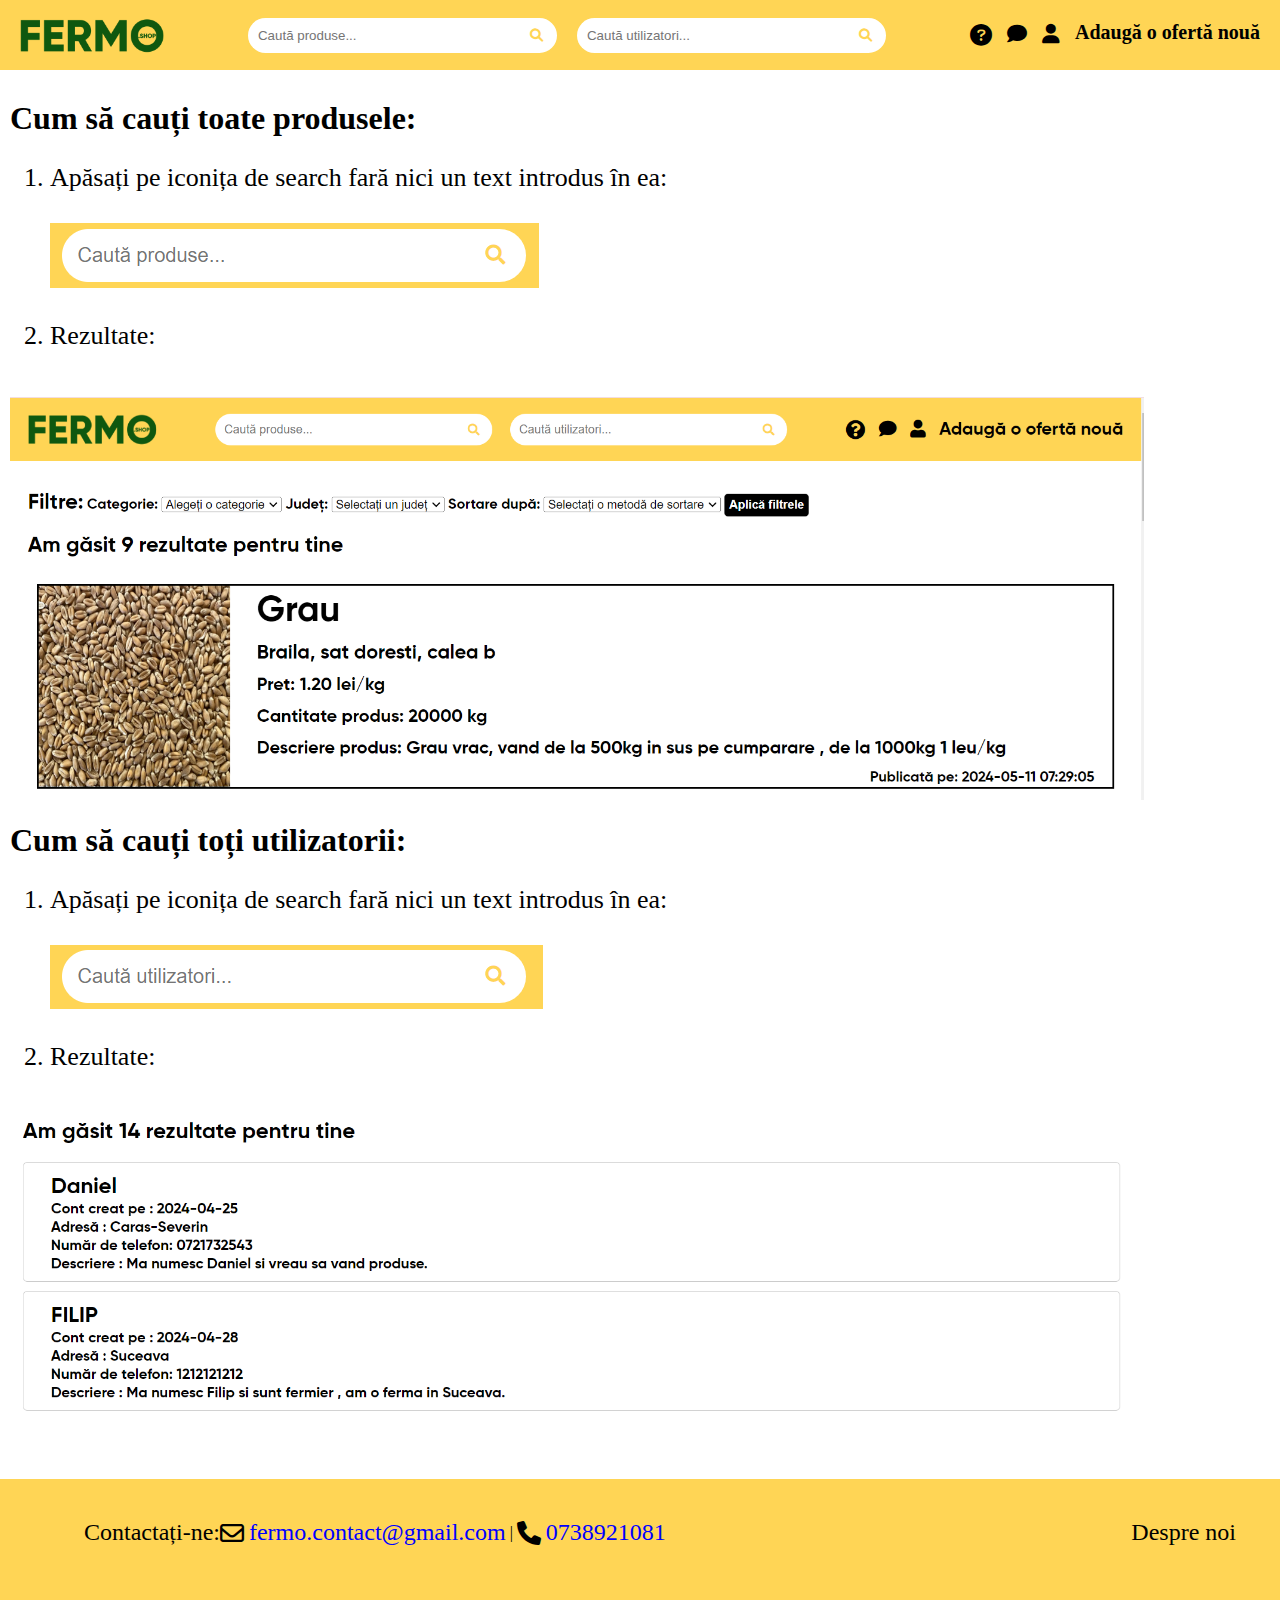
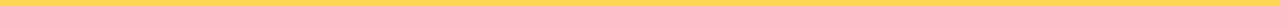
<file: tutorialToate.html>
<!DOCTYPE html>
<html lang="en">
   <head>
      <meta charset="UTF-8">
      <meta name="viewport" content="width=device-width, initial-scale=1.0, maximum-scale=1.0, user-scalable=no">
      <title>Tutorial căutare toate prod/util</title>
      <link rel="icon" href=
         "New Project.ico"
         type="image/x-icon">
      <link rel="stylesheet" href="style/tutorialToate.css">
      <link rel="stylesheet" href="https://cdnjs.cloudflare.com/ajax/libs/font-awesome/6.0.0-beta3/css/all.min.css">
      <link rel="stylesheet" href="https://cdnjs.cloudflare.com/ajax/libs/font-awesome/5.14.0/css/all.min.css" 
         integrity="sha512-1PKOgIY59xJ8Co8+NE6FZ+LOAZKjy+KY8iq0G4B3CyeY6wYHN3yt9PW0XpSriVlkMXe40PTKnXrLnZ9+fkDaog==" crossorigin="anonymous" />
      <link href="https://fonts.cdnfonts.com/css/gilroy-bold" rel="stylesheet">
   </head>
   <body>
        <header>
              <div class="left">
                <a href="index.html">
                  <img src="imagini/gugug.png" class="titlu">
                </a>
              </div>
              <div class="middle">
                     <form action="oferte.php" method="GET">
                  <div class="top-search-container2">
                    <input type="text" class="top-search-input2" name="search_query" placeholder="Caută produse...">
                    <button type="submit" class="top-search-button2">
                      <i class="fas fa-search"></i>
                    </button>
                  </div>
                </form>
                <form id="searchForm" action="profiles.php" method="GET" class="top-search-container">
                  <input type="text" id="searchInput" class="top-search-input" name="filter_text" placeholder="Caută utilizatori...">
                  <button type="submit" class="top-search-button">
                    <i class="fas fa-search"></i>
                  </button>
                </form>
              </div>
              <div class="right">
                <div class="icons-container">
                  <a href="tutorialUniversal.html"><i class="fas fa-question-circle"></i></a>
                  <a href="users.php"><i class="fas fa-comment"></i></a>
                  <a href="profile.php"><i class="fas fa-user icon-user"></i></a>
                  <a href="cumparare.php" class="oferta">Adaugă o ofertă nouă</a>
                </div>
              </div>
              <div class="hamburger-menu">
                <i class="fas fa-bars"></i>
              </div>
        </header>
    
            <div class="dropdown-menu">
                   <form action="oferte.php" method="GET">
                  <div class="top-search-container2">
                    <input type="text" class="top-search-input2" name="search_query" placeholder="Caută produse...">
                    <button type="submit" class="top-search-button2">
                      <i class="fas fa-search"></i>
                    </button>
                  </div>
                </form>
                <form id="searchForm" action="profiles.php" method="GET" class="top-search-container">
                  <input type="text" id="searchInput" class="top-search-input" name="filter_text" placeholder="Caută utilizatori...">
                  <button type="submit" class="top-search-button">
                    <i class="fas fa-search"></i>
                  </button>
                </form>
                
              <a href="tutorialUniversal.html"><i class="fas fa-question-circle"></i> Tutorial</a>
              <a href="users.php"><i class="fas fa-comment"></i>&nbsp;Mesaje</a>
              <a href="profile.php"><i class="fas fa-user icon-user"></i> Profil</a>
              <a href="cumparare.php"><i class="fas fa-plus"></i> Adaugă ofertă</a>
            </div>
      <main>
         <div class="content">
            <h1>
               Cum să cauți toate produsele:
            </h1>
            <ol type="1">
               <li>
                  Apăsați pe iconița de search fară nici un text introdus în ea: <br><br>
                  <img src="imagini/searchProd.png" alt="searchProd" class="imgg">
               </li>
               <li>
                  Rezultate:<br><br>
               </li>
            </ol>
            <img src="imagini/searchProdR.png" alt="searchProd" style="width:90%;">
            <br><br>
            <h1>Cum să cauți toți utilizatorii:</h1>
            <ol type="1">
               <li>
                  Apăsați pe iconița de search fară nici un text introdus în ea: <br><br>
                  <img src="imagini/searchUtil.png" alt="searchProd" class="imgg">
               </li>
               <li>
                  Rezultate:<br><br>
               </li>
            </ol>
            <img src="imagini/searchUtilR.png" alt="searchProd" style="width:90%;">
         </div>
      </main>
      <script src="script.js"></script>
      <footer>
         <div class="jos">
            <div class="stanga">
               <div class="contact-heading">Contactați-ne:</div>
               <div class="email">
                  <i class="far fa-envelope envelope-icon"></i>
                  <a href="mailto:fermo.contact@gmail.com" class="email-link">
                  <span class="email-text">fermo.contact@gmail.com</span>
                  </a>
               </div>
               <span class="separator">&nbsp;|&nbsp;</span>
               <div class="telefon">
                  <i class="fas fa-phone phone-icon"></i>
                  <a href="tel:0738921081" class="phone-link">
                  <span class="phone-text">0738921081</span>
                  </a>
               </div>
            </div>
            <div class="rightf">
               <a href="desprenoi.html" class="right-text">Despre noi</a>
            </div>
         </div>
      </footer>
   </body>
</html>
</file>
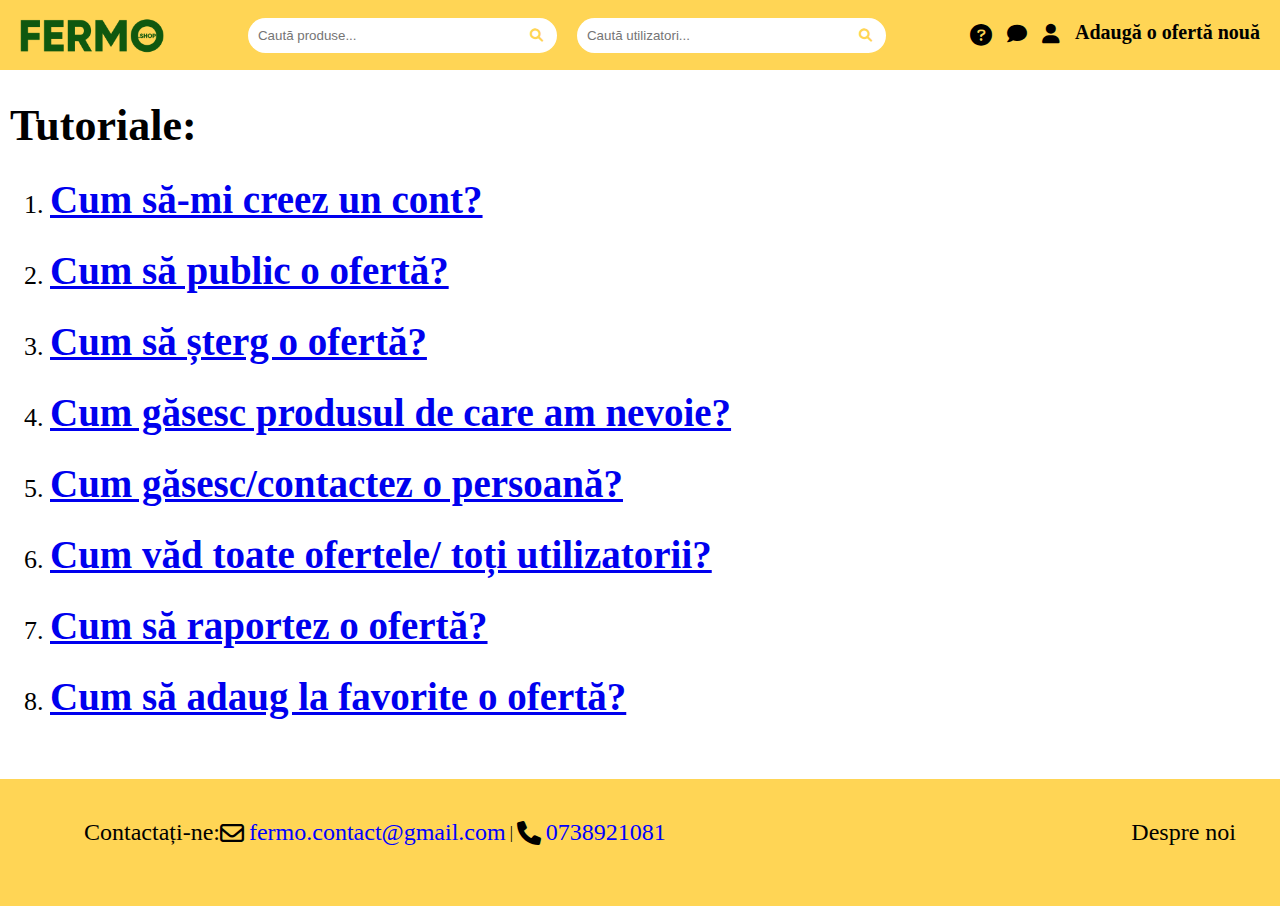
<file: tutorialUniversal.html>
<!DOCTYPE html>
<html lang="en">
   <head>
      <meta charset="UTF-8">
      <meta name="viewport" content="width=device-width, initial-scale=1.0, maximum-scale=1.0, user-scalable=no">
      <title>Tutoriale</title>
      <link rel="icon" href=
         "New Project.ico"
         type="image/x-icon">
      <link rel="stylesheet" href="style/tutorialUniversal.css">
      <link rel="stylesheet" href="https://cdnjs.cloudflare.com/ajax/libs/font-awesome/6.0.0-beta3/css/all.min.css">
      <link rel="stylesheet" href="https://cdnjs.cloudflare.com/ajax/libs/font-awesome/5.14.0/css/all.min.css" 
         integrity="sha512-1PKOgIY59xJ8Co8+NE6FZ+LOAZKjy+KY8iq0G4B3CyeY6wYHN3yt9PW0XpSriVlkMXe40PTKnXrLnZ9+fkDaog==" crossorigin="anonymous" />
      <link href="https://fonts.cdnfonts.com/css/gilroy-bold" rel="stylesheet">
   </head>
   <body>
        <header>
              <div class="left">
                <a href="index.html">
                  <img src="imagini/gugug.png" class="titlu">
                </a>
              </div>
              <div class="middle">
                     <form action="oferte.php" method="GET">
                  <div class="top-search-container2">
                    <input type="text" class="top-search-input2" name="search_query" placeholder="Caută produse...">
                    <button type="submit" class="top-search-button2">
                      <i class="fas fa-search"></i>
                    </button>
                  </div>
                </form>
                <form id="searchForm" action="profiles.php" method="GET" class="top-search-container">
                  <input type="text" id="searchInput" class="top-search-input" name="filter_text" placeholder="Caută utilizatori...">
                  <button type="submit" class="top-search-button">
                    <i class="fas fa-search"></i>
                  </button>
                </form>
              </div>
              <div class="right">
                <div class="icons-container">
                  <a href="tutorialUniversal.html"><i class="fas fa-question-circle"></i></a>
                  <a href="users.php"><i class="fas fa-comment"></i></a>
                  <a href="profile.php"><i class="fas fa-user icon-user"></i></a>
                  <a href="cumparare.php" class="oferta">Adaugă o ofertă nouă</a>
                </div>
              </div>
              <div class="hamburger-menu">
                <i class="fas fa-bars"></i>
              </div>
        </header>
    
            <div class="dropdown-menu">
                   <form action="oferte.php" method="GET">
                  <div class="top-search-container2">
                    <input type="text" class="top-search-input2" name="search_query" placeholder="Caută produse...">
                    <button type="submit" class="top-search-button2">
                      <i class="fas fa-search"></i>
                    </button>
                  </div>
                </form>
                <form id="searchForm" action="profiles.php" method="GET" class="top-search-container">
                  <input type="text" id="searchInput" class="top-search-input" name="filter_text" placeholder="Caută utilizatori...">
                  <button type="submit" class="top-search-button">
                    <i class="fas fa-search"></i>
                  </button>
                </form>
                
              <a href="tutorialUniversal.html"><i class="fas fa-question-circle"></i> Tutorial</a>
              <a href="users.php"><i class="fas fa-comment"></i>&nbsp;Mesaje</a>
              <a href="profile.php"><i class="fas fa-user icon-user"></i> Profil</a>
              <a href="cumparare.php"><i class="fas fa-plus"></i> Adaugă ofertă</a>
            </div>
      <main>
         <div class="content">
            <h1 style="font-size:44px">Tutoriale:</h1>
            <ol type="1">
               <li>
                  <h2><a href="tutorialCreareCont.html">Cum să-mi creez un cont?</a></h2>
               </li>
               <li>
                  <h2><a href="tutorialCreareOferta.html">Cum să public o ofertă?</a></h2>
               </li>
               <li>
                  <h2><a href="tutorialStergereOferta.html">Cum să șterg o ofertă?</a></h2>
               </li>
               <li>
                  <h2><a href="tutorialCautareProd.html">Cum găsesc produsul de care am nevoie?</a></h2>
               </li>
               <li>
                  <h2><a href="tutorialCautareUtil.html">Cum găsesc/contactez o persoană?</a></h2>
               </li>
               <li>
                  <h2><a href="tutorialToate.html">Cum văd toate ofertele/ toți utilizatorii?</a></h2>
               </li>
               <li>
                  <h2><a href="tutorialraport.html">Cum să raportez o ofertă?</a></h2>
               </li> 
               <li>
                  <h2><a href="tutorialfavorit.html">Cum să adaug la favorite o ofertă?</a></h2>
               </li>
            </ol>
         </div>
      </main>
      <script src="script.js"></script>
      <footer>
         <div class="jos">
            <div class="stanga">
               <div class="contact-heading">Contactați-ne:</div>
               <div class="email">
                  <i class="far fa-envelope envelope-icon"></i>
                  <a href="mailto:fermo.contact@gmail.com" class="email-link">
                  <span class="email-text">fermo.contact@gmail.com</span>
                  </a>
               </div>
               <span class="separator">&nbsp;|&nbsp;</span>
               <div class="telefon">
                  <i class="fas fa-phone phone-icon"></i>
                  <a href="tel:0738921081" class="phone-link">
                  <span class="phone-text">0738921081</span>
                  </a>
               </div>
            </div>
            <div class="rightf">
               <a href="desprenoi.html" class="right-text">Despre noi</a>
            </div>
         </div>
      </footer>
   </body>
</html>
</file>
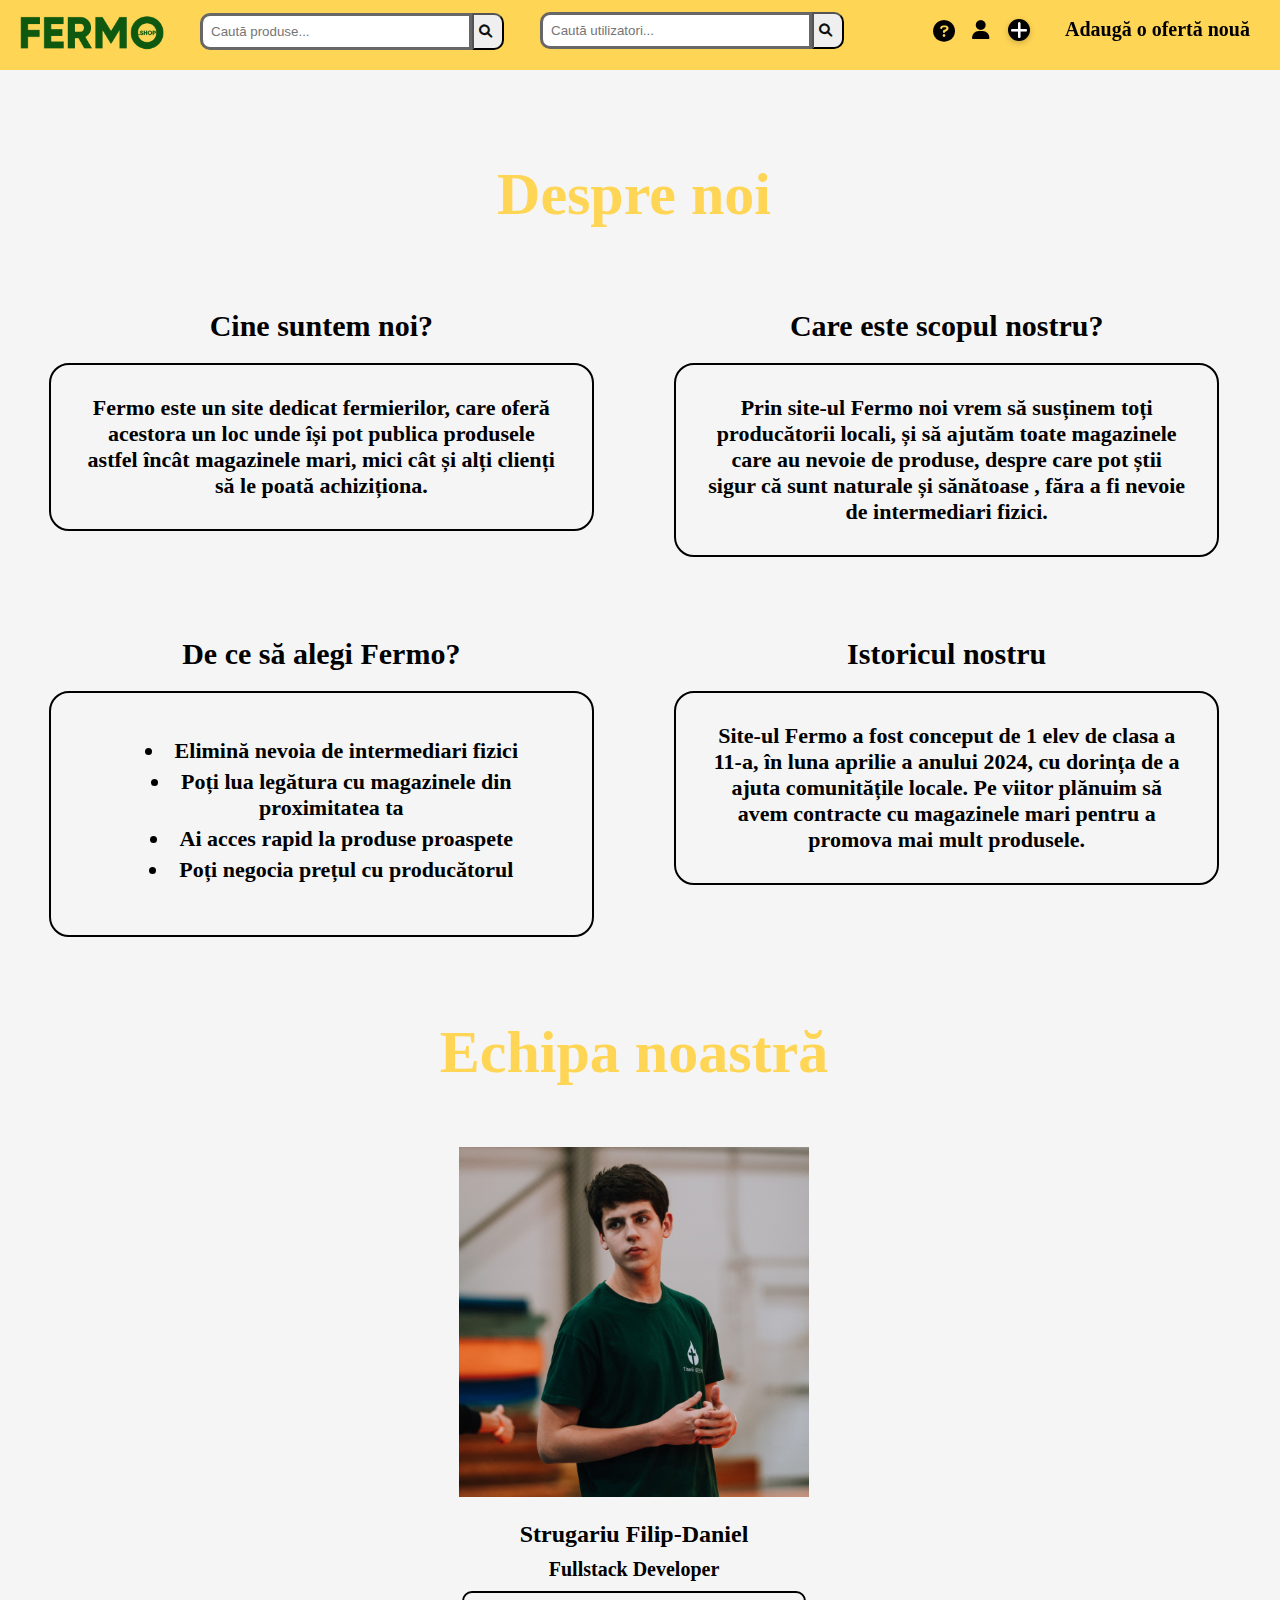
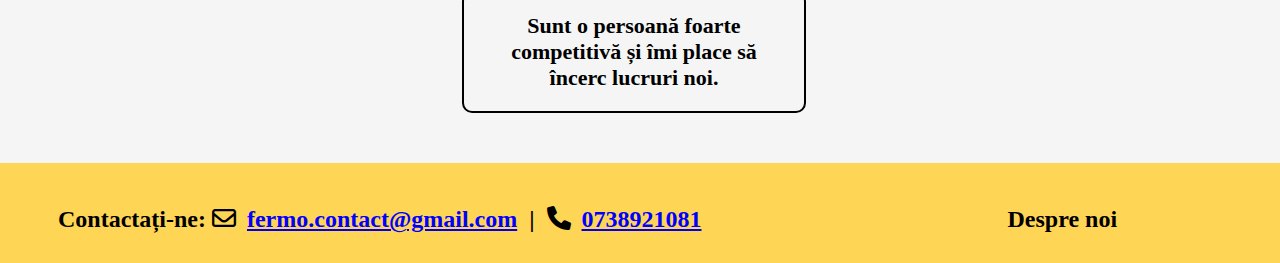
<file: Fermo/desprenoi.html>
<!DOCTYPE html>
<html lang="en">

<head>
    <meta charset="UTF-8">
    <meta name="viewport" content="width=device-width, initial-scale=1.0">
    <title>Fermo</title>
    <link rel="icon" href=
"New Project.ico"
          type="image/x-icon">
    <link rel="stylesheet" href="style/desprenoi.css">
    <link rel="stylesheet" href="https://cdnjs.cloudflare.com/ajax/libs/font-awesome/6.0.0-beta3/css/all.min.css">
    <link rel="stylesheet" href="https://cdnjs.cloudflare.com/ajax/libs/font-awesome/5.14.0/css/all.min.css"
        integrity="sha512-1PKOgIY59xJ8Co8+NE6FZ+LOAZKjy+KY8iq0G4B3CyeY6wYHN3yt9PW0XpSriVlkMXe40PTKnXrLnZ9+fkDaog=="  crossorigin="anonymous" />
    <link href="https://fonts.cdnfonts.com/css/gilroy-bold" rel="stylesheet">
</head>
<body>
    <header>
        <!--Sticky menu-->
        <div class="navbar">
             <a href="index.html">
            <img src="imagini/gugug.png" class="titlu">
            </a>
            <form id="searchForm" action="profiles.php" method="GET" class="top-search-container">
                <input type="text" id="searchInput" class="top-search-input" name="filter_text"
                    placeholder="Caută utilizatori...">
                <button type="submit" class="top-search-button">
                    <i class="fas fa-search"></i>
                </button>
            </form>
               <form action="oferte.php" method="GET">
            <div class="top-search-container2">
                    <input type="text" class="top-search-input2" name="search_query" placeholder="Caută produse...">
                    <button type="submit" class="top-search-button2">
                        <i class="fas fa-search"></i>
                    </button>
            </div>
            </form>
            <a href="tutorialUniversal.html"><i class="fas fa-question-circle"></i></a>
            <a href="profile.php"><i class="fas fa-user icon-user"></i></a>
            <a href="cumparare.php" class="oferta">Adaugă o ofertă nouă</a>
            <a href="cumparare.php" class="add-offer"><i class="fas fa-plus"></i></a>
        </div>
    </header>
    <main>
        <div class="text-parrent"><h1 class="despre"><center>Despre noi</center></h1></div>
    <div class="grid-container">
    <div class="grid-item">
        <div class="heading cine">Cine suntem noi?</div>
        <div class="csuntem">
            Fermo este un site dedicat fermierilor, care
            oferă acestora un loc unde își pot publica
            produsele astfel încât magazinele mari, mici cât și alți 
            clienți să le poată achiziționa.
        </div>
    </div>
    <div class="grid-item">
        <div class="heading scop">Care este scopul nostru?</div>
        <div class="scopn">
            Prin site-ul Fermo noi vrem să 
            susținem toți producătorii locali, și să ajutăm toate 
            magazinele care au nevoie de produse, despre care pot 
            știi sigur că sunt naturale și sănătoase , făra a fi nevoie de intermediari fizici. 
        </div>
    </div>
    <div class="grid-item">
        <div class="heading dc">De ce să alegi Fermo?</div>
        <div class="dca">
            <ul>
                <li>Elimină nevoia de intermediari fizici</li>
                <li>Poți lua legătura cu magazinele din proximitatea ta</li>
                <li>Ai acces rapid la produse proaspete</li>
                <li>Poți negocia prețul cu producătorul</li>
            </ul>
        </div>
    </div>
    <div class="grid-item">
        <div class="heading ist">Istoricul nostru</div>
        <div class="isto">
           Site-ul Fermo a fost conceput de
            1 elev de clasa a 11-a, în luna aprilie a anului 2024,
            cu dorința de a ajuta comunitățile locale.
            Pe viitor plănuim să avem contracte cu magazinele mari pentru
            a promova mai mult produsele.    
            <br>         
        </div>
    </div>
</div>


    <div class="text-parrent"><h1 class="ec">Echipa noastră</h1></div>
    <div class="echipa">
        <div class="column">
            <img  src="imagini/New Project (1).png" alt="Imagine 1" class="poza">
            <h2>Strugariu Filip-Daniel</h2>
            <div class="prof">Fullstack Developer</div>
            <div class="text-parrent"><div class="description">
                Sunt o persoană foarte competitivă și îmi place să încerc lucruri noi.
            </div>
            </div>
        </div>
    </div>
    </main>
        <footer>
            <div>
                <h2><strong class="contact-heading">Contactați-ne:</strong>
                    <i class="far fa-envelope envelope-icon"></i> <a href="mailto:fermo.contact@gmail.com" class="email-link"><span
                            class="email-text">fermo.contact@gmail.com</span></a>
                    <span>&nbsp;|&nbsp;</span>
                    <span><i class="fas fa-phone phone-icon"></i> <a href="tel:0738921081" class="phone-link"><span
                                class="phone-text">0738921081</span></a></span>
                    <a href="desprenoi.html" class="right-text"><strong >Despre noi</strong></a>
                </h2>
            </div>
        </footer>
</body>
</file>
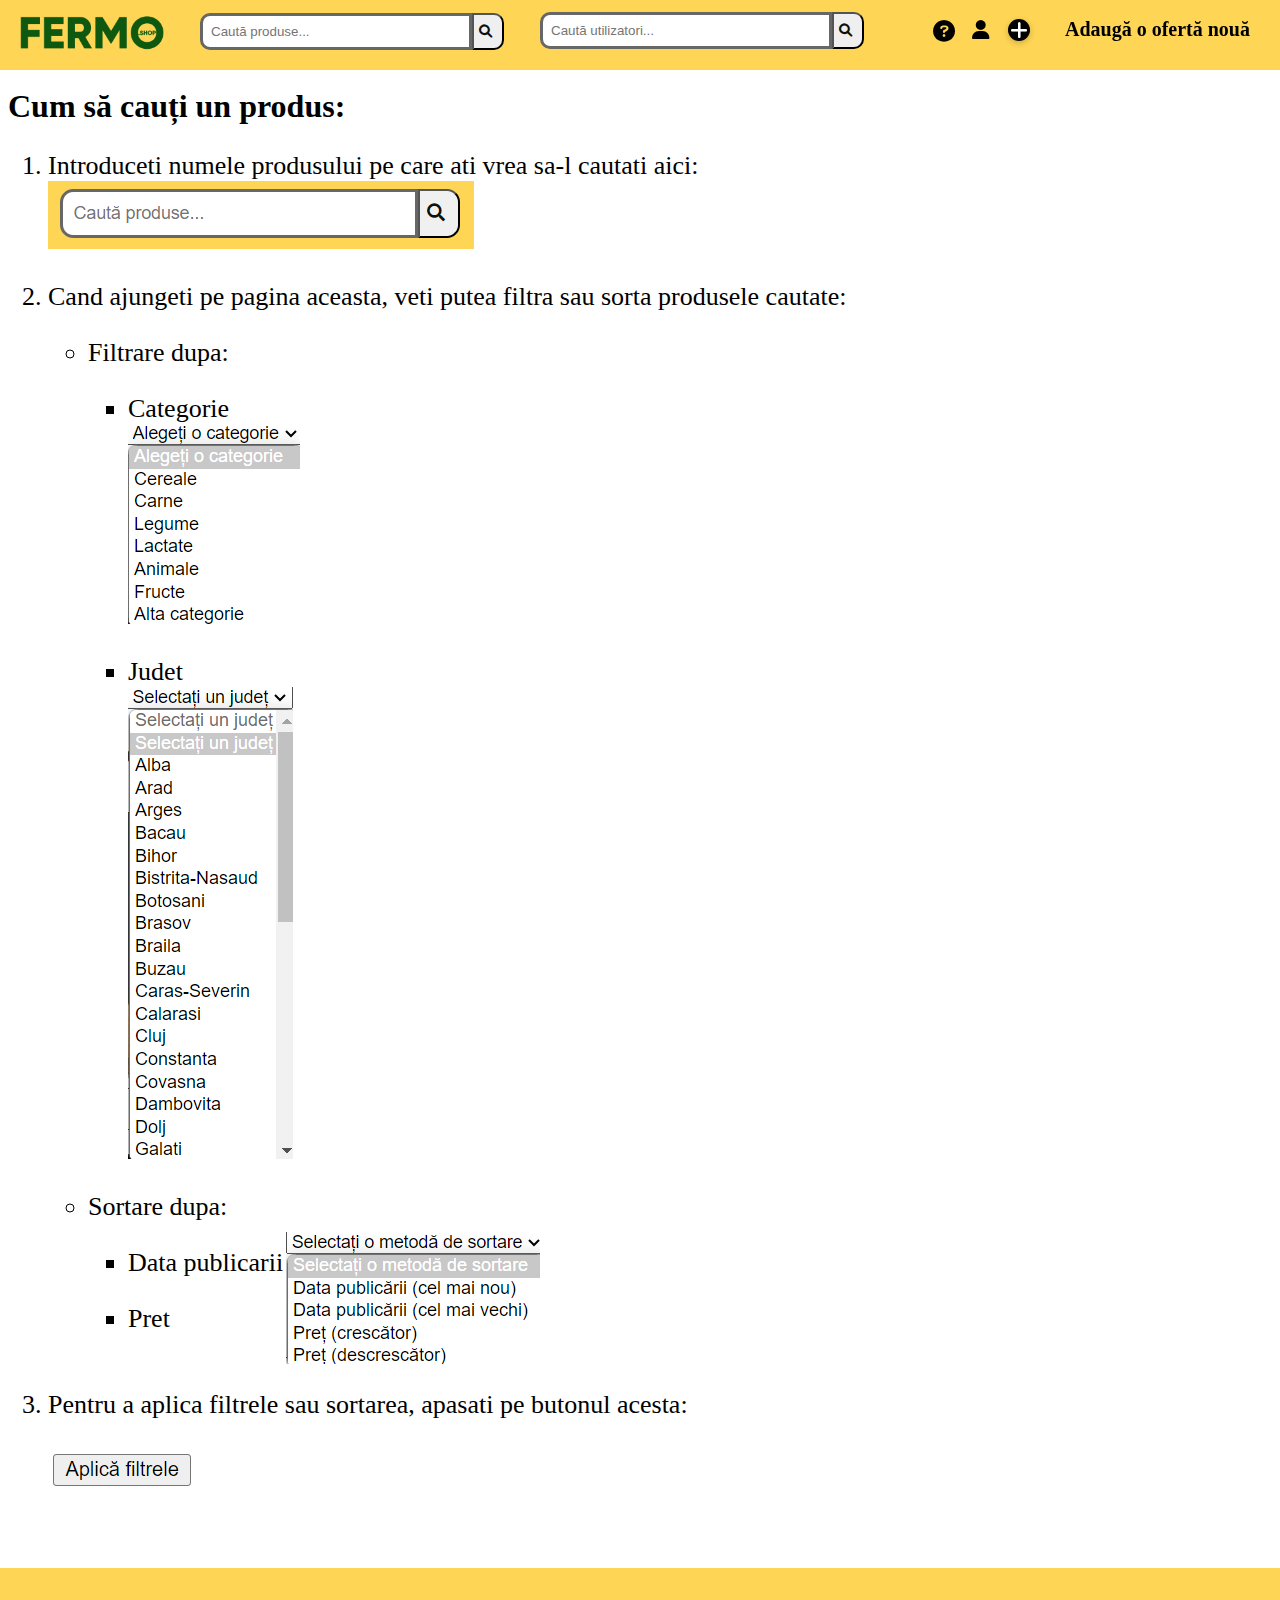
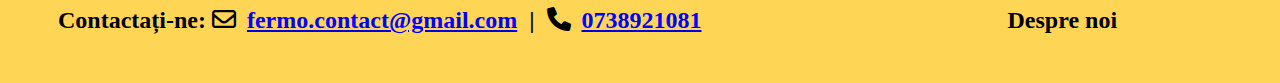
<file: Fermo/tutorialCautareProd.html>
<!DOCTYPE html>
<html lang="en">
    <head>
        <meta charset="UTF-8">
        <meta name="viewport" content="width=device-width, initial-scale=1.0">
        <title>Fermo</title>
        <link rel="icon" href=
"New Project.ico"
          type="image/x-icon">
        <link rel="stylesheet" href="style/tutorialCautareProd.css">
        <link rel="stylesheet" href="https://cdnjs.cloudflare.com/ajax/libs/font-awesome/6.0.0-beta3/css/all.min.css">
        <link rel="stylesheet" href="https://cdnjs.cloudflare.com/ajax/libs/font-awesome/5.14.0/css/all.min.css" 
        integrity="sha512-1PKOgIY59xJ8Co8+NE6FZ+LOAZKjy+KY8iq0G4B3CyeY6wYHN3yt9PW0XpSriVlkMXe40PTKnXrLnZ9+fkDaog==" crossorigin="anonymous" />
        <link href="https://fonts.cdnfonts.com/css/gilroy-bold" rel="stylesheet">
    </head>
    <body>
        <header>
            <div class="navbar">
              <a href="index.html">
                    <img src="imagini/gugug.png" class="titlu">
                </a>
              <form id="searchForm" action="profiles.php" method="GET" class="top-search-container">
                <input type="text" id="searchInput" class="top-search-input" name="filter_text" placeholder="Caută utilizatori...">
                <button type="submit" class="top-search-button">
                <i class="fas fa-search"></i>
                </button>
              </form> 
               <form action="oferte.php" method="GET">
                    <div class="top-search-container2">
                            <input type="text" class="top-search-input2" name="search_query" placeholder="Caută produse...">
                            <button type="submit" class="top-search-button2">
                                <i class="fas fa-search"></i>
                            </button>
                    </div>
                    </form>
              <a href="tutorialUniversal.html"><i class="fas fa-question-circle"></i></a>
              <a href="profile.php"><i class="fas fa-user icon-user"></i></a>
              <a href="cumparare.php" class="oferta">Adaugă o ofertă nouă</a>
              <a href="cumparare.php" class="add-offer"><i class="fas fa-plus"></i></a>
            </div>
          </header>
          <nav>
          </nav>
        <main>
            <br><br><br><br><br>
            <h1>
                Cum să cauți un produs:
            </h1>
            <ol type="1">
                <li>
                    Introduceti numele produsului pe care ati vrea sa-l cautati aici: <br>
                    <img src="imagini/searchProd.png" alt="searchProd">
                </li>
                <li>
                    Cand ajungeti pe pagina aceasta, veti putea filtra sau sorta produsele cautate:
                    <ul>
                        <li>
                            Filtrare dupa:
                            <ul>
                                <li>
                                    Categorie <br> <img src="imagini/filtrCateg.png" alt="filtrCateg">
                                </li>
                                <li>
                                    Judet <br> <img src="imagini/filtrJud.png" alt="filtrJud">
                                </li>
                            </ul>
                        </li>
                        <li>
                            Sortare dupa:
                            <div style="display: flex;">
                                <ul>
                                    <li>Data publicarii</li>
                                    <li>Pret</li>
                                </ul>
                                <br>
                                <img style="margin-top:10px" src="imagini/sort.png" alt="sort">
                            </div>
                        </li>
                    </ul>
                </li>
                <li>
                    Pentru a aplica filtrele sau sortarea, apasati pe butonul acesta: &nbsp;
                    <br>
                    <img src="imagini/aplfs.png" alt="aplfs">
                </li>
            </ol>
        </main>
        <footer>
            <div>
              <h2><strong class="contact-heading">Contactați-ne:</strong>
                <i class="far fa-envelope envelope-icon"></i> <a href="mailto:fermo.contact@gmail.com" class="email-link"><span
                    class="email-text">fermo.contact@gmail.com</span></a>
                <span>&nbsp;|&nbsp;</span>
                <span><i class="fas fa-phone phone-icon"></i> <a href="tel:0738921081" class="phone-link"><span
                      class="phone-text">0738921081</span></a></span>
                <a href="desprenoi.html" class="right-text"><strong>Despre noi</strong></a>
              </h2>
            </div>
          </footer>
    </body>
</html>
</file>
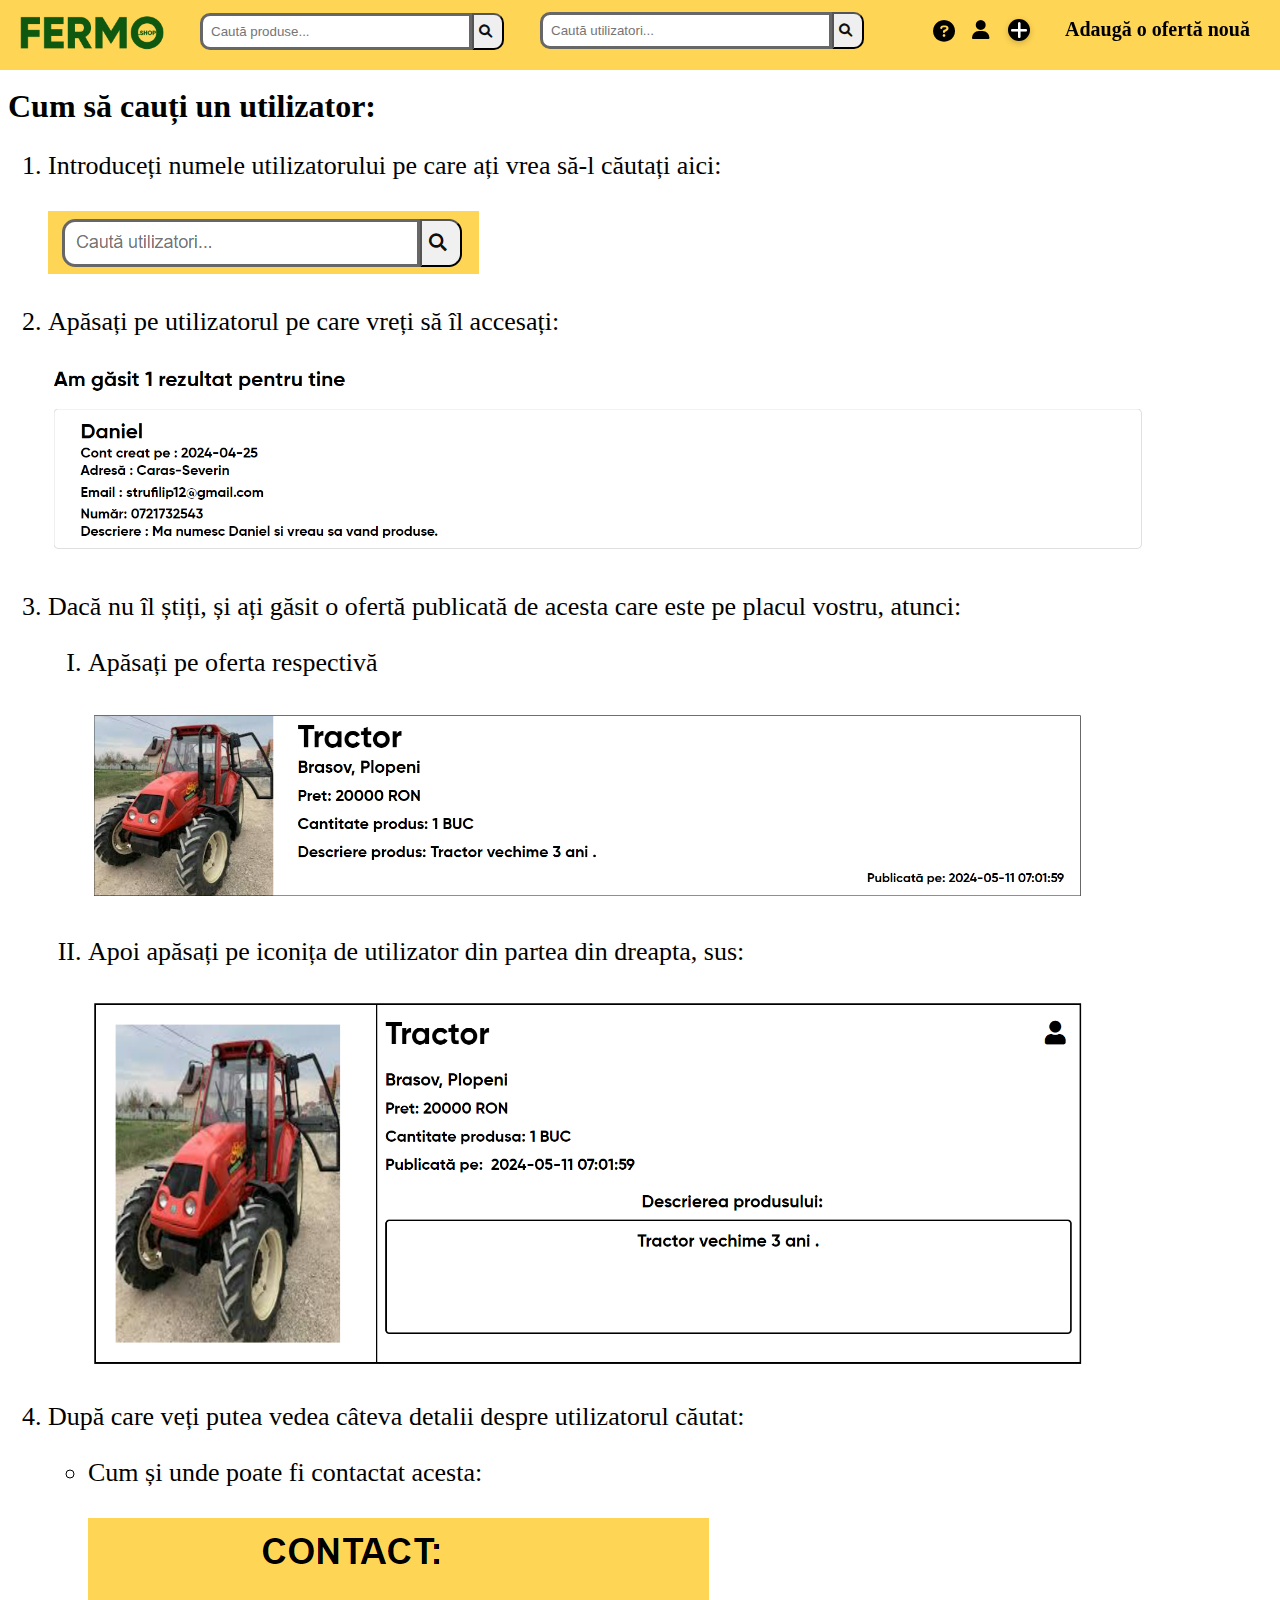
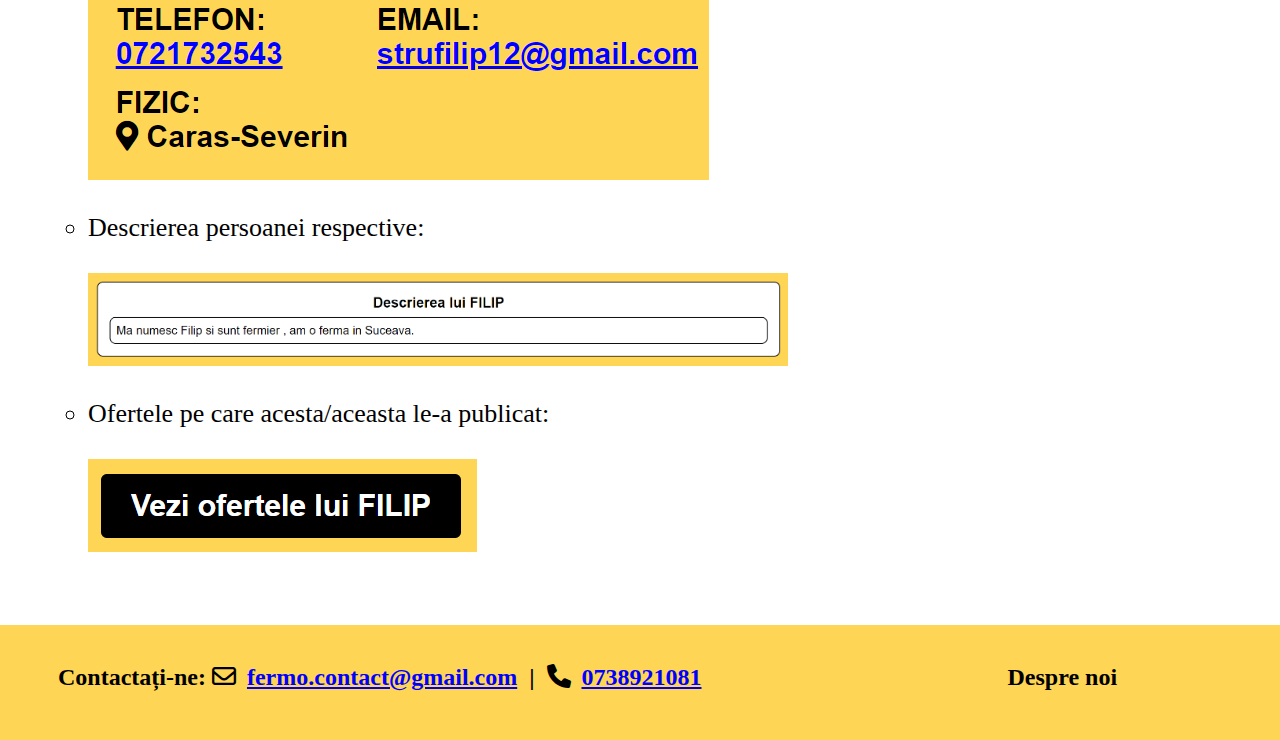
<file: Fermo/tutorialCautareUtil.html>
<!DOCTYPE html>
<html lang="en">
    <head>
        <meta charset="UTF-8">
        <meta name="viewport" content="width=device-width, initial-scale=1.0">
        <title>Fermo</title>
        <link rel="icon" href=
"New Project.ico"
          type="image/x-icon">
        <link rel="stylesheet" href="style/tutorialCautareUtil.css">
        <link rel="stylesheet" href="https://cdnjs.cloudflare.com/ajax/libs/font-awesome/6.0.0-beta3/css/all.min.css">
        <link rel="stylesheet" href="https://cdnjs.cloudflare.com/ajax/libs/font-awesome/5.14.0/css/all.min.css" 
        integrity="sha512-1PKOgIY59xJ8Co8+NE6FZ+LOAZKjy+KY8iq0G4B3CyeY6wYHN3yt9PW0XpSriVlkMXe40PTKnXrLnZ9+fkDaog==" crossorigin="anonymous" />
        <link href="https://fonts.cdnfonts.com/css/gilroy-bold" rel="stylesheet">
    </head>
    <body>
        <header>
            <!--Sticky menu-->
            <div class="navbar">
              <a href="index.html">
                    <img src="imagini/gugug.png" class="titlu">
                </a>
              <form id="searchForm" action="profiles.php" method="GET" class="top-search-container">
                <input type="text" id="searchInput" class="top-search-input" name="filter_text" placeholder="Caută utilizatori...">
                <button type="submit" class="top-search-button">
                <i class="fas fa-search"></i>
                </button>
              </form> 
               <form action="oferte.php" method="GET">
                    <div class="top-search-container2">
                            <input type="text" class="top-search-input2" name="search_query" placeholder="Caută produse...">
                            <button type="submit" class="top-search-button2">
                                <i class="fas fa-search"></i>
                            </button>
                    </div>
                    </form>
              <a href="tutorialUniversal.html"><i class="fas fa-question-circle"></i></a>
              <a href="profile.php"><i class="fas fa-user icon-user"></i></a>
              <a href="cumparare.php" class="oferta">Adaugă o ofertă nouă</a>
              <a href="cumparare.php" class="add-offer"><i class="fas fa-plus"></i></a>
            </div>
          </header>
          <nav>
          </nav>
        <main>
            <br><br><br><br><br>
            <h1>
                Cum să cauți un utilizator:
            </h1>
            <ol type="1">
                <li>
                    Introduceți numele utilizatorului pe care ați vrea să-l căutați aici: <br><br>
                    <img src="imagini/searchUtil.png" alt="searchUtil">
                </li>
                <li>
                    Apăsați pe utilizatorul pe care vreți să îl accesați: <br><br>
                    <img src="imagini/Util.png" alt="Util"  style="width: 90%;">
                </li>
                <li>
                    Dacă nu îl știți, și ați găsit o ofertă publicată de acesta care este pe placul vostru, atunci: <br>
                    <ol type="I">
                        <li>
                            Apăsați pe oferta respectivă <br><br>
                            <img src="imagini/ofertaPubli.png" alt="ofertaPubli" style="width: 1000px; height: auto;">
                        </li>
                        <li>
                            Apoi apăsați pe iconița de utilizator din partea din dreapta, sus: <br><br>
                            <img src="imagini/apasataPubli.png" alt="apasataPubli" style="width: 1000px; height: auto;">
                        </li>
                    </ol>
                </li>
                <li>
                    După care veți putea vedea câteva detalii despre utilizatorul căutat:
                    <ul>
                        <li>
                            Cum și unde poate fi contactat acesta: <br><br>
                            <img src="imagini/contactT.jpg" alt="contactT">
                        </li>
                        <li>
                            Descrierea persoanei respective: <br><br>
                            <img src="imagini/descriereT.jpg" alt="descriereT" style="width: 700px;">
                        </li>
                        <li>
                            Ofertele pe care acesta/aceasta le-a publicat: <br><br>
                            <img src="imagini/oferteT.jpg" alt="oferteT">
                        </li>
                    </ul>
                </li>
            </ol>
        </main>
        <!--Partea de jos-->
        <footer>
            <div>
              <h2><strong class="contact-heading">Contactați-ne:</strong>
                <i class="far fa-envelope envelope-icon"></i> <a href="mailto:fermo.contact@gmail.com" class="email-link"><span
                    class="email-text">fermo.contact@gmail.com</span></a>
                <span>&nbsp;|&nbsp;</span>
                <span><i class="fas fa-phone phone-icon"></i> <a href="tel:0738921081" class="phone-link"><span
                      class="phone-text">0738921081</span></a></span>
                <a href="desprenoi.html" class="right-text"><strong>Despre noi</strong></a>
              </h2>
            </div>
          </footer>
    </body>
</html>
</file>
<file: style/desprenoi.css>
main {
	margin-top: 100px;
	margin-bottom: 40px;
}

body {
	font-family: "Gilroy-Bold";
	margin: 0;
	padding: 0;
	overflow-x: hidden;
}

.despre {
	font-size: 60px;
	color: #ffd555;
	padding: 20px;
}

.grid-container {
	display: flex;
	flex-wrap: wrap;
	justify-content: center;
	gap: 80px;
	margin: 20px;
}

.heading {
	font-size: 30px;
	font-weight: bold;
	color: black;
	margin-bottom: 20px;
}

.grid-item {
	flex: 1 1 400px;
	max-width: 500px;
	text-align: center;
	box-sizing: border-box;
}

h1 {
	color: black;
	text-align: center;
}

.dca li {
	list-style: none;
}

.dca ul {
	padding-left: 0px;
}

.csuntem,
.scopn,
.dca,
.isto {
	border: 2px solid black;
	padding: 30px;
	border-radius: 20px;
	font-size: 22px;
	color: black;
	font-weight: bold;
	background-color: whitesmoke;
	box-sizing: border-box;
}

.linkss {
	display: flex;
	justify-content: center;
	align-items: center;
	margin: 0;
}

.retele {
	display: flex;
	justify-content: space-between;
	padding: 10px;
	width: 300px;
	border-radius: 10px;
	margin-top: 20px;
	background: white;
	border: 2px solid black;
	box-shadow: 0 0 10px rgba(0, 0, 0, 0.1);
}

.ig,
.git,
.ctr {
	width: 50px;
	height: 50px;
	cursor: pointer;
}

.ig:hover,
.git:hover,
.ctr:hover {
	scale: 1.2;
	transition: all 0.3 ease 0s;
}

.text-parrent {
	display: flex;
	align-items: center;
	justify-content: center;
	height: 100%;
	text-align: center;
	color: #ffd555;
}

.ec {
	font-size: 60px;
	color: #ffd555;
	padding: 20px;
}

.echipa {
	display: flex;
	align-items: center;
	justify-content: center;
	height: 100%;
	text-align: center;
}

.column {
	flex: 25%;
	padding: 0 15px;
	text-align: center;
}

.column h3 {
	margin-top: 10px;
	font-size: 18px;
}

.poza {
	height: 350px;
	width: 350px;
}

.description {
	border: 2px solid black;
	border-radius: 10px;
	font-size: 22px;
	color: black;
	font-weight: bold;
	padding: 20px;
	width: 300px;
}

.prof {
	color: black;
	font-size: 20px;
	font-weight: bold;
	margin-top: -10px;
	padding-bottom: 10px;
}

h1 {
	display: inline;
	color: black;
}

h2 {

	color: black;
}

footer {
    background: #ffd555;
    padding-top: 40px;
    padding-bottom:60px;
    padding-left:20px;
    padding-right:20px;
    margin-bottom:0px;
    display: flex;
    justify-content: center;
    align-items: center;
    font-family: "Gilroy-Bold";
    position: absolute;
    width: 100%;
}

.jos {
    display: flex;
    justify-content: space-between;
    align-items: center;
    width: 90%;
    margin-left:10px;
    margin-right:10px;
}

.stanga {
    display: flex;
    align-items: center;
    justify-content: center;
}

.contact-heading {
    font-size: 24px;
    color: black;
}

.email, .telefon {
    display: flex;
    align-items: center;
}

.email-link, .phone-link {
    text-decoration: none;
}

.email-text, .phone-text {
    color: blue;
    font-size: 24px;
    margin-left: 5px;
}

.right-text {
    color: black;
    font-size: 24px;
    text-decoration: none;
}

.envelope-icon, .phone-icon {
    font-size: 24px;
    color: black;
}
@media (max-width: 1200px) {
    .jos {
        flex-direction: column;
        align-items: center;
        width:100%;
        justify-content: center;
        box-sizing: border-box;
    }
    footer{
        padding-left:none;
        padding-right:none;
        box-sizing: border-box;
        padding-bottom:40px;
    }
    .stanga {
        display: flex;
        flex-direction: column;
        align-items: center;
        justify-content: center;
    }
    
    .email, .telefon {
        margin-bottom: 10px;
    }

    .separator {
        display: none;
    }
    .rightf {
    display: flex;
    flex-direction: column;
    justify-content: center;
    align-items: center;
}

.right-text {
    color: black;
    font-size: 24px;
    text-decoration: none;
    margin-top: 10px; 
}
}
header{
    background: #ffd555;
    color: white;
    display:flex;
    justify-content: space-between;
    position: fixed;
    align-items: center;
    padding: 10px 20px;
    width:100%;
    top:0;
    z-index: 1000;
    height:50px;
}
.hamburger-menu {
  display: none;
  cursor: pointer;
}

.dropdown-menu {
  display: none;
  flex-direction: column;
  background-color: #ffd555;
  position: absolute;
  top: 50px;
  width: 100%;
}

.dropdown-menu a {
  color: black;
  padding: 10px;
  text-decoration: none;
  display: block;
}

.dropdown-menu a:hover {
  background-color: #0f580f;
  color: white !important;
}

.dropdown-menu a .fa-question-circle,
.dropdown-menu a .icon-user,
.dropdown-menu a .fa-comment {
  color: black;
}

.dropdown-menu a:hover .fa-question-circle,
.dropdown-menu a:hover .icon-user,
.dropdown-menu a:hover .fa-comment {
  color: white !important;
}
@media (max-width: 1200px) {
  .middle, .right {
    display: none !important;
  }

  .hamburger-menu {
    display: block !important;
    color: #0f580f;
    font-size: 24px;
    margin-right: 40px;
  }
    .hamburger-menu:hover {
    display: block !important;
    color: white;

  }
  .dropdown-menu {
    position: fixed;
    justify-content:center;
    top: 70px;
    background:#ffd555 ;
    box-shadow: 0px 8px 16px rgba(0,0,0,0.2);
    z-index: 1001;
    width:100%;
    display: none;
    align-items: center; 
    border: 2px solid white;
    box-sizing: border-box;
  }
   .dropdown-menu.active {
    display: flex;
    margin-right:0 !important;
    margin-left:0 !important;
  }
    .dropdown-menu form,
    .dropdown-menu fas fa-question-circle,
    .dropdown-menu fas fa-user icon-user,
    .dropdown-menu fas fa-comment{
    width: 100%;
    display: flex;
    justify-content: center; 
    margin: 10px 0; 
    color:black ;
    }
    .dropdown-menu a .fa-question-circle:hover,
    .dropdown-menu a .icon-user:hover,
    .dropdown-menu a .fa-comment:hover{
        color:white !important;
        transform:none;
    }
    .fa-question-circle:hover,
    .icon-user:hover,
    .fa-comment:hover{
        color:white;
        transform:none;
    }
    .top-search-container2 {
        margin-left:20px;
}

}
@media (min-width: 1200px) {
  .hamburger-menu {
    display: none;
  }
}
.left,
.right,
.middle
{
    display:flex;
    justify-content:center;
}
.fa-search {
    text-decoration: none;
}

.titlu {
    text-decoration: none;
    margin-top:5px;
    height:80px;
    width:auto;
    display:flex;
}

.icon-heart {
    color: black;
    text-decoration: none;
    text-align: right;
    display:flex;
    font-size: 20px;
}

.icon-user {
    color: black;
    text-decoration: none;
    text-align: right;
    display:flex;
    font-size: 20px;
}
.fa-comment{
    color: black;
    text-decoration: none;
    text-align: right;
    display: flex;
    font-size: 20px;
}
.icons-container {
    display: flex;
    gap: 15px; 
    margin-right: 40px;
}
.fa-question-circle{
    color:rgb(0, 0, 0);
    text-decoration: none;
    text-align: right;
    display:flex;
    font-size: 22px;
}
.icon-user:hover,
.fa-question-circle:hover,
.fa-comment:hover
{
    color: #0f580f;
    transform: scale(1.2);
}
.right-text:hover{
    color: #0f580f;
}
.oferta:hover{
    color: #0f580f;
    transform: scale(1.1);
    padding-left:10px;
}
.add-offer:hover{
    background-color:#0f580f;
    transform: scale(1.1);
}

.oferta {
    display:flex;
    font-size: 20px;
    font-weight: bold;
    margin-top:-3px;
    color: black;
    text-decoration: none;
}

.top-search-container {
  display: flex;
  align-items: center;
}

.top-search-container2 {
  display: flex;
  align-items: center;
  margin-right:20px;
}

.top-search-input {
  border: 2px solid white;
  padding: 8px;
  border-radius: 20px 0 0 20px;
  border-right: none;
  outline: none;
   width: 250px;
}

.top-search-input2 {
  border: 2px solid white;
  padding: 8px;
  border-radius: 20px 0 0 20px;
  border-right: none;
  outline: none;
   width: 250px;
}

.top-search-button {
  border: 2px solid white;
  background-color: white;
  color: #ffd555;
  padding: 8px 12px;
  border-radius: 0 20px 20px 0;
  cursor: pointer;
  transition: background-color 0.3s ease;
}

.top-search-button2 {
  border: 2px solid white;
  background-color: white;
  color: #ffd555;
  padding: 8px 12px;
  border-radius: 0 20px 20px 0;
  cursor: pointer;
  transition: background-color 0.3s ease;
}

.top-search-button:hover {
  background-color:#0f580f;
}

.top-search-button2:hover {
  background-color: #0f580f;
}
</file>
<file: style/tutorialCautareProd.css>
body {
	font-family: "Gilroy-Bold";
	margin: 0;
	padding: 0;
}

h1 {
	display: inline;
	color: black;
}

h2 {
	display: inline;
	color: black;
}

main {
	margin-top: 100px;
	margin-bottom: 60px;
}

.content {
	margin-left: 10px;
	margin-right: 10px;
}

footer {
    background: #ffd555;
    padding-top: 40px;
    padding-bottom:60px;
    padding-left:20px;
    padding-right:20px;
    margin-bottom:0px;
    display: flex;
    justify-content: center;
    align-items: center;
    font-family: "Gilroy-Bold";
    position: absolute;
    width: 100%;
}

.jos {
    display: flex;
    justify-content: space-between;
    align-items: center;
    width: 90%;
    margin-left:10px;
    margin-right:10px;
}

.stanga {
    display: flex;
    align-items: center;
    justify-content: center;
}

.contact-heading {
    font-size: 24px;
    color: black;
}

.email, .telefon {
    display: flex;
    align-items: center;
}

.email-link, .phone-link {
    text-decoration: none;
}

.email-text, .phone-text {
    color: blue;
    font-size: 24px;
    margin-left: 5px;
}

.right-text {
    color: black;
    font-size: 24px;
    text-decoration: none;
}

.envelope-icon, .phone-icon {
    font-size: 24px;
    color: black;
}
@media (max-width: 1200px) {
    .jos {
        flex-direction: column;
        align-items: center;
        width:100%;
        justify-content: center;
        box-sizing: border-box;
    }
    footer{
        padding-left:none;
        padding-right:none;
        box-sizing: border-box;
        padding-bottom:40px;
    }
    .stanga {
        display: flex;
        flex-direction: column;
        align-items: center;
        justify-content: center;
    }
    
    .email, .telefon {
        margin-bottom: 10px;
    }

    .separator {
        display: none;
    }
    .rightf {
    display: flex;
    flex-direction: column;
    justify-content: center;
    align-items: center;
}

.right-text {
    color: black;
    font-size: 24px;
    text-decoration: none;
    margin-top: 10px; 
}
}
header{
    background: #ffd555;
    color: white;
    display:flex;
    justify-content: space-between;
    position: fixed;
    align-items: center;
    padding: 10px 20px;
    width:100%;
    top:0;
    z-index: 1000;
    height:50px;
}
.hamburger-menu {
  display: none;
  cursor: pointer;
}

.dropdown-menu {
  display: none;
  flex-direction: column;
  background-color: #ffd555;
  position: absolute;
  top: 50px;
  width: 100%;
}

.dropdown-menu a {
  color: black;
  padding: 10px;
  text-decoration: none;
  display: block;
}

.dropdown-menu a:hover {
  background-color: #0f580f;
  color: white !important;
}

.dropdown-menu a .fa-question-circle,
.dropdown-menu a .icon-user,
.dropdown-menu a .fa-comment {
  color: black;
}

.dropdown-menu a:hover .fa-question-circle,
.dropdown-menu a:hover .icon-user,
.dropdown-menu a:hover .fa-comment {
  color: white !important;
}
@media (max-width: 1200px) {
  .middle, .right {
    display: none !important;
  }

  .hamburger-menu {
    display: block !important;
    color: #0f580f;
    font-size: 24px;
    margin-right: 40px;
  }
    .hamburger-menu:hover {
    display: block !important;
    color: white;

  }
  .dropdown-menu {
    position: fixed;
    justify-content:center;
    top: 70px;
    background:#ffd555 ;
    box-shadow: 0px 8px 16px rgba(0,0,0,0.2);
    z-index: 1001;
    width:100%;
    display: none;
    align-items: center; 
    border: 2px solid white;
    box-sizing: border-box;
  }
   .dropdown-menu.active {
    display: flex;
    margin-right:0 !important;
    margin-left:0 !important;
  }
    .dropdown-menu form,
    .dropdown-menu fas fa-question-circle,
    .dropdown-menu fas fa-user icon-user,
    .dropdown-menu fas fa-comment{
    width: 100%;
    display: flex;
    justify-content: center; 
    margin: 10px 0; 
    color:black ;
    }
    .dropdown-menu a .fa-question-circle:hover,
    .dropdown-menu a .icon-user:hover,
    .dropdown-menu a .fa-comment:hover{
        color:white !important;
        transform:none;
    }
    .fa-question-circle:hover,
    .icon-user:hover,
    .fa-comment:hover{
        color:white;
        transform:none;
    }
    .top-search-container2 {
        margin-left:20px;
}

}
@media (min-width: 1200px) {
  .hamburger-menu {
    display: none;
  }
}
.left,
.right,
.middle
{
    display:flex;
    justify-content:center;
}
.fa-search {
    text-decoration: none;
}

.titlu {
    text-decoration: none;
    margin-top:5px;
    height:80px;
    width:auto;
    display:flex;
}

.icon-heart {
    color: black;
    text-decoration: none;
    text-align: right;
    display:flex;
    font-size: 20px;
}

.icon-user {
    color: black;
    text-decoration: none;
    text-align: right;
    display:flex;
    font-size: 20px;
}
.fa-comment{
    color: black;
    text-decoration: none;
    text-align: right;
    display: flex;
    font-size: 20px;
}
.icons-container {
    display: flex;
    gap: 15px; 
    margin-right: 40px;
}
.fa-question-circle{
    color:rgb(0, 0, 0);
    text-decoration: none;
    text-align: right;
    display:flex;
    font-size: 22px;
}
.icon-user:hover,
.fa-question-circle:hover,
.fa-comment:hover
{
    color: #0f580f;
    transform: scale(1.2);
}
.right-text:hover{
    color: #0f580f;
}
.oferta:hover{
    color: #0f580f;
    transform: scale(1.1);
    padding-left:10px;
}
.add-offer:hover{
    background-color:#0f580f;
    transform: scale(1.1);
}

.oferta {
    display:flex;
    font-size: 20px;
    font-weight: bold;
    margin-top:-3px;
    color: black;
    text-decoration: none;
}

.top-search-container {
  display: flex;
  align-items: center;
}

.top-search-container2 {
  display: flex;
  align-items: center;
  margin-right:20px;
}

.top-search-input {
  border: 2px solid white;
  padding: 8px;
  border-radius: 20px 0 0 20px;
  border-right: none;
  outline: none;
   width: 250px;
}

.top-search-input2 {
  border: 2px solid white;
  padding: 8px;
  border-radius: 20px 0 0 20px;
  border-right: none;
  outline: none;
   width: 250px;
}

.top-search-button {
  border: 2px solid white;
  background-color: white;
  color: #ffd555;
  padding: 8px 12px;
  border-radius: 0 20px 20px 0;
  cursor: pointer;
  transition: background-color 0.3s ease;
}

.top-search-button2 {
  border: 2px solid white;
  background-color: white;
  color: #ffd555;
  padding: 8px 12px;
  border-radius: 0 20px 20px 0;
  cursor: pointer;
  transition: background-color 0.3s ease;
}

.top-search-button:hover {
  background-color:#0f580f;
}

.top-search-button2:hover {
  background-color: #0f580f;
}


li {
	font-size: 26px;
	color: black;
	margin-top: 26px;
}

@media (max-width:600px) {
	.imgg {
		width: 90%;
	}

}
</file>
<file: style/tutorialCautareUtil.css>
body {
	overflow-x: hidden;
	margin: 0;
	padding: 0;
	font-family: "Gilroy-Bold";
}

h1 {
	display: inline;
	color: black;
}

h2 {
	display: inline;
	color: black;
}

main {
	margin-top: 100px;
	margin-bottom: 60px;
}

.content {
	margin-left: 10px;
	margin-right: 10px;
}

footer {
    background: #ffd555;
    padding-top: 40px;
    padding-bottom:60px;
    padding-left:20px;
    padding-right:20px;
    margin-bottom:0px;
    display: flex;
    justify-content: center;
    align-items: center;
    font-family: "Gilroy-Bold";
    position: absolute;
    width: 100%;
}

.jos {
    display: flex;
    justify-content: space-between;
    align-items: center;
    width: 90%;
    margin-left:10px;
    margin-right:10px;
}

.stanga {
    display: flex;
    align-items: center;
    justify-content: center;
}

.contact-heading {
    font-size: 24px;
    color: black;
}

.email, .telefon {
    display: flex;
    align-items: center;
}

.email-link, .phone-link {
    text-decoration: none;
}

.email-text, .phone-text {
    color: blue;
    font-size: 24px;
    margin-left: 5px;
}

.right-text {
    color: black;
    font-size: 24px;
    text-decoration: none;
}

.envelope-icon, .phone-icon {
    font-size: 24px;
    color: black;
}
@media (max-width: 1200px) {
    .jos {
        flex-direction: column;
        align-items: center;
        width:100%;
        justify-content: center;
        box-sizing: border-box;
    }
    footer{
        padding-left:none;
        padding-right:none;
        box-sizing: border-box;
        padding-bottom:40px;
    }
    .stanga {
        display: flex;
        flex-direction: column;
        align-items: center;
        justify-content: center;
    }
    
    .email, .telefon {
        margin-bottom: 10px;
    }

    .separator {
        display: none;
    }
    .rightf {
    display: flex;
    flex-direction: column;
    justify-content: center;
    align-items: center;
}

.right-text {
    color: black;
    font-size: 24px;
    text-decoration: none;
    margin-top: 10px; 
}
}
header{
    background: #ffd555;
    color: white;
    display:flex;
    justify-content: space-between;
    position: fixed;
    align-items: center;
    padding: 10px 20px;
    width:100%;
    top:0;
    z-index: 1000;
    height:50px;
}
.hamburger-menu {
  display: none;
  cursor: pointer;
}

.dropdown-menu {
  display: none;
  flex-direction: column;
  background-color: #ffd555;
  position: absolute;
  top: 50px;
  width: 100%;
}

.dropdown-menu a {
  color: black;
  padding: 10px;
  text-decoration: none;
  display: block;
}

.dropdown-menu a:hover {
  background-color: #0f580f;
  color: white !important;
}

.dropdown-menu a .fa-question-circle,
.dropdown-menu a .icon-user,
.dropdown-menu a .fa-comment {
  color: black;
}

.dropdown-menu a:hover .fa-question-circle,
.dropdown-menu a:hover .icon-user,
.dropdown-menu a:hover .fa-comment {
  color: white !important;
}
@media (max-width: 1200px) {
  .middle, .right {
    display: none !important;
  }

  .hamburger-menu {
    display: block !important;
    color: #0f580f;
    font-size: 24px;
    margin-right: 40px;
  }
    .hamburger-menu:hover {
    display: block !important;
    color: white;

  }
  .dropdown-menu {
    position: fixed;
    justify-content:center;
    top: 70px;
    background:#ffd555 ;
    box-shadow: 0px 8px 16px rgba(0,0,0,0.2);
    z-index: 1001;
    width:100%;
    display: none;
    align-items: center; 
    border: 2px solid white;
    box-sizing: border-box;
  }
   .dropdown-menu.active {
    display: flex;
    margin-right:0 !important;
    margin-left:0 !important;
  }
    .dropdown-menu form,
    .dropdown-menu fas fa-question-circle,
    .dropdown-menu fas fa-user icon-user,
    .dropdown-menu fas fa-comment{
    width: 100%;
    display: flex;
    justify-content: center; 
    margin: 10px 0; 
    color:black ;
    }
    .dropdown-menu a .fa-question-circle:hover,
    .dropdown-menu a .icon-user:hover,
    .dropdown-menu a .fa-comment:hover{
        color:white !important;
        transform:none;
    }
    .fa-question-circle:hover,
    .icon-user:hover,
    .fa-comment:hover{
        color:white;
        transform:none;
    }
    .top-search-container2 {
        margin-left:20px;
}

}
@media (min-width: 1200px) {
  .hamburger-menu {
    display: none;
  }
}
.left,
.right,
.middle
{
    display:flex;
    justify-content:center;
}
.fa-search {
    text-decoration: none;
}

.titlu {
    text-decoration: none;
    margin-top:5px;
    height:80px;
    width:auto;
    display:flex;
}

.icon-heart {
    color: black;
    text-decoration: none;
    text-align: right;
    display:flex;
    font-size: 20px;
}

.icon-user {
    color: black;
    text-decoration: none;
    text-align: right;
    display:flex;
    font-size: 20px;
}
.fa-comment{
    color: black;
    text-decoration: none;
    text-align: right;
    display: flex;
    font-size: 20px;
}
.icons-container {
    display: flex;
    gap: 15px; 
    margin-right: 40px;
}
.fa-question-circle{
    color:rgb(0, 0, 0);
    text-decoration: none;
    text-align: right;
    display:flex;
    font-size: 22px;
}
.icon-user:hover,
.fa-question-circle:hover,
.fa-comment:hover
{
    color: #0f580f;
    transform: scale(1.2);
}
.right-text:hover{
    color: #0f580f;
}
.oferta:hover{
    color: #0f580f;
    transform: scale(1.1);
    padding-left:10px;
}
.add-offer:hover{
    background-color:#0f580f;
    transform: scale(1.1);
}

.oferta {
    display:flex;
    font-size: 20px;
    font-weight: bold;
    margin-top:-3px;
    color: black;
    text-decoration: none;
}

.top-search-container {
  display: flex;
  align-items: center;
}

.top-search-container2 {
  display: flex;
  align-items: center;
  margin-right:20px;
}

.top-search-input {
  border: 2px solid white;
  padding: 8px;
  border-radius: 20px 0 0 20px;
  border-right: none;
  outline: none;
   width: 250px;
}

.top-search-input2 {
  border: 2px solid white;
  padding: 8px;
  border-radius: 20px 0 0 20px;
  border-right: none;
  outline: none;
   width: 250px;
}

.top-search-button {
  border: 2px solid white;
  background-color: white;
  color: #ffd555;
  padding: 8px 12px;
  border-radius: 0 20px 20px 0;
  cursor: pointer;
  transition: background-color 0.3s ease;
}

.top-search-button2 {
  border: 2px solid white;
  background-color: white;
  color: #ffd555;
  padding: 8px 12px;
  border-radius: 0 20px 20px 0;
  cursor: pointer;
  transition: background-color 0.3s ease;
}

.top-search-button:hover {
  background-color:#0f580f;
}

.top-search-button2:hover {
  background-color: #0f580f;
}


li {
	font-size: 26px;
	color: black;
	margin-top: 26px;
}

.imgg1 {
	width: 480px;
}

@media (max-width:600px) {
	.imgg {
		width: 90%;
	}

	.imgg1 {
		width: 90% !important;
	}
}
</file>
<file: style/tutorialCreareCont.css>
body {
	overflow-x: hidden;
	margin: 0;
	padding: 0;
	font-family: "Gilroy-Bold";
}

h1 {
	display: inline;
	color: black;
}

h2 {
	display: inline;
	color: black;
}

main {
	margin-top: 100px;
	margin-bottom: 60px;
}

.content {
	margin-left: 10px;
	margin-right: 10px;
}

footer {
    background: #ffd555;
    padding-top: 40px;
    padding-bottom:60px;
    padding-left:20px;
    padding-right:20px;
    margin-bottom:0px;
    display: flex;
    justify-content: center;
    align-items: center;
    font-family: "Gilroy-Bold";
    position: absolute;
    width: 100%;
}

.jos {
    display: flex;
    justify-content: space-between;
    align-items: center;
    width: 90%;
    margin-left:10px;
    margin-right:10px;
}

.stanga {
    display: flex;
    align-items: center;
    justify-content: center;
}

.contact-heading {
    font-size: 24px;
    color: black;
}

.email, .telefon {
    display: flex;
    align-items: center;
}

.email-link, .phone-link {
    text-decoration: none;
}

.email-text, .phone-text {
    color: blue;
    font-size: 24px;
    margin-left: 5px;
}

.right-text {
    color: black;
    font-size: 24px;
    text-decoration: none;
}

.envelope-icon, .phone-icon {
    font-size: 24px;
    color: black;
}
@media (max-width: 1200px) {
    .jos {
        flex-direction: column;
        align-items: center;
        width:100%;
        justify-content: center;
        box-sizing: border-box;
    }
    footer{
        padding-left:none;
        padding-right:none;
        box-sizing: border-box;
        padding-bottom:40px;
    }
    .stanga {
        display: flex;
        flex-direction: column;
        align-items: center;
        justify-content: center;
    }
    
    .email, .telefon {
        margin-bottom: 10px;
    }

    .separator {
        display: none;
    }
    .rightf {
    display: flex;
    flex-direction: column;
    justify-content: center;
    align-items: center;
}

.right-text {
    color: black;
    font-size: 24px;
    text-decoration: none;
    margin-top: 10px; 
}
}
header{
    background: #ffd555;
    color: white;
    display:flex;
    justify-content: space-between;
    position: fixed;
    align-items: center;
    padding: 10px 20px;
    width:100%;
    top:0;
    z-index: 1000;
    height:50px;
}
.hamburger-menu {
  display: none;
  cursor: pointer;
}

.dropdown-menu {
  display: none;
  flex-direction: column;
  background-color: #ffd555;
  position: absolute;
  top: 50px;
  width: 100%;
}

.dropdown-menu a {
  color: black;
  padding: 10px;
  text-decoration: none;
  display: block;
}

.dropdown-menu a:hover {
  background-color: #0f580f;
  color: white !important;
}

.dropdown-menu a .fa-question-circle,
.dropdown-menu a .icon-user,
.dropdown-menu a .fa-comment {
  color: black;
}

.dropdown-menu a:hover .fa-question-circle,
.dropdown-menu a:hover .icon-user,
.dropdown-menu a:hover .fa-comment {
  color: white !important;
}
@media (max-width: 1200px) {
  .middle, .right {
    display: none !important;
  }

  .hamburger-menu {
    display: block !important;
    color: #0f580f;
    font-size: 24px;
    margin-right: 40px;
  }
    .hamburger-menu:hover {
    display: block !important;
    color: white;

  }
  .dropdown-menu {
    position: fixed;
    justify-content:center;
    top: 70px;
    background:#ffd555 ;
    box-shadow: 0px 8px 16px rgba(0,0,0,0.2);
    z-index: 1001;
    width:100%;
    display: none;
    align-items: center; 
    border: 2px solid white;
    box-sizing: border-box;
  }
   .dropdown-menu.active {
    display: flex;
    margin-right:0 !important;
    margin-left:0 !important;
  }
    .dropdown-menu form,
    .dropdown-menu fas fa-question-circle,
    .dropdown-menu fas fa-user icon-user,
    .dropdown-menu fas fa-comment{
    width: 100%;
    display: flex;
    justify-content: center; 
    margin: 10px 0; 
    color:black ;
    }
    .dropdown-menu a .fa-question-circle:hover,
    .dropdown-menu a .icon-user:hover,
    .dropdown-menu a .fa-comment:hover{
        color:white !important;
        transform:none;
    }
    .fa-question-circle:hover,
    .icon-user:hover,
    .fa-comment:hover{
        color:white;
        transform:none;
    }
    .top-search-container2 {
        margin-left:20px;
}

}
@media (min-width: 1200px) {
  .hamburger-menu {
    display: none;
  }
}
.left,
.right,
.middle
{
    display:flex;
    justify-content:center;
}
.fa-search {
    text-decoration: none;
}

.titlu {
    text-decoration: none;
    margin-top:5px;
    height:80px;
    width:auto;
    display:flex;
}

.icon-heart {
    color: black;
    text-decoration: none;
    text-align: right;
    display:flex;
    font-size: 20px;
}

.icon-user {
    color: black;
    text-decoration: none;
    text-align: right;
    display:flex;
    font-size: 20px;
}
.fa-comment{
    color: black;
    text-decoration: none;
    text-align: right;
    display: flex;
    font-size: 20px;
}
.icons-container {
    display: flex;
    gap: 15px; 
    margin-right: 40px;
}
.fa-question-circle{
    color:rgb(0, 0, 0);
    text-decoration: none;
    text-align: right;
    display:flex;
    font-size: 22px;
}
.icon-user:hover,
.fa-question-circle:hover,
.fa-comment:hover
{
    color: #0f580f;
    transform: scale(1.2);
}
.right-text:hover{
    color: #0f580f;
}
.oferta:hover{
    color: #0f580f;
    transform: scale(1.1);
    padding-left:10px;
}
.add-offer:hover{
    background-color:#0f580f;
    transform: scale(1.1);
}

.oferta {
    display:flex;
    font-size: 20px;
    font-weight: bold;
    margin-top:-3px;
    color: black;
    text-decoration: none;
}

.top-search-container {
  display: flex;
  align-items: center;
}

.top-search-container2 {
  display: flex;
  align-items: center;
  margin-right:20px;
}

.top-search-input {
  border: 2px solid white;
  padding: 8px;
  border-radius: 20px 0 0 20px;
  border-right: none;
  outline: none;
   width: 250px;
}

.top-search-input2 {
  border: 2px solid white;
  padding: 8px;
  border-radius: 20px 0 0 20px;
  border-right: none;
  outline: none;
   width: 250px;
}

.top-search-button {
  border: 2px solid white;
  background-color: white;
  color: #ffd555;
  padding: 8px 12px;
  border-radius: 0 20px 20px 0;
  cursor: pointer;
  transition: background-color 0.3s ease;
}

.top-search-button2 {
  border: 2px solid white;
  background-color: white;
  color: #ffd555;
  padding: 8px 12px;
  border-radius: 0 20px 20px 0;
  cursor: pointer;
  transition: background-color 0.3s ease;
}

.top-search-button:hover {
  background-color:#0f580f;
}

.top-search-button2:hover {
  background-color: #0f580f;
}


li {
	font-size: 26px;
	color: black;
	margin-top: 26px;
}

.lista {
	margin-top: 10px;
	display: flex;
	justify-content: space-between;
}

.imgg {
	display: flex;
	height: 300px;
	margin-right: 40px;
}

@media (max-width: 600px) {
	.lista {
		display: flex;
		flex-direction: column;
		margin-left: 10px;
		margin-right: 10px;
	}

	.imgg {
		display: flex;
		height: 300px;
		margin-top: 40px;
	}
}
</file>
<file: style/tutorialCreareOferta.css>
body {
	overflow-x: hidden;
	margin: 0;
	padding: 0;
	font-family: "Gilroy-Bold";
}

h1 {
	display: inline;
	color: black;
}

h2 {
	display: inline;
	color: black;
}

main {
	margin-top: 100px;
	margin-bottom: 60px;
}

.content {
	margin-left: 10px;
	margin-right: 10px;
}

footer {
    background: #ffd555;
    padding-top: 40px;
    padding-bottom:60px;
    padding-left:20px;
    padding-right:20px;
    margin-bottom:0px;
    display: flex;
    justify-content: center;
    align-items: center;
    font-family: "Gilroy-Bold";
    position: absolute;
    width: 100%;
}

.jos {
    display: flex;
    justify-content: space-between;
    align-items: center;
    width: 90%;
    margin-left:10px;
    margin-right:10px;
}

.stanga {
    display: flex;
    align-items: center;
    justify-content: center;
}

.contact-heading {
    font-size: 24px;
    color: black;
}

.email, .telefon {
    display: flex;
    align-items: center;
}

.email-link, .phone-link {
    text-decoration: none;
}

.email-text, .phone-text {
    color: blue;
    font-size: 24px;
    margin-left: 5px;
}

.right-text {
    color: black;
    font-size: 24px;
    text-decoration: none;
}

.envelope-icon, .phone-icon {
    font-size: 24px;
    color: black;
}
@media (max-width: 1200px) {
    .jos {
        flex-direction: column;
        align-items: center;
        width:100%;
        justify-content: center;
        box-sizing: border-box;
    }
    footer{
        padding-left:none;
        padding-right:none;
        box-sizing: border-box;
        padding-bottom:40px;
    }
    .stanga {
        display: flex;
        flex-direction: column;
        align-items: center;
        justify-content: center;
    }
    
    .email, .telefon {
        margin-bottom: 10px;
    }

    .separator {
        display: none;
    }
    .rightf {
    display: flex;
    flex-direction: column;
    justify-content: center;
    align-items: center;
}

.right-text {
    color: black;
    font-size: 24px;
    text-decoration: none;
    margin-top: 10px; 
}
}
header{
    background: #ffd555;
    color: white;
    display:flex;
    justify-content: space-between;
    position: fixed;
    align-items: center;
    padding: 10px 20px;
    width:100%;
    top:0;
    z-index: 1000;
    height:50px;
}
.hamburger-menu {
  display: none;
  cursor: pointer;
}

.dropdown-menu {
  display: none;
  flex-direction: column;
  background-color: #ffd555;
  position: absolute;
  top: 50px;
  width: 100%;
}

.dropdown-menu a {
  color: black;
  padding: 10px;
  text-decoration: none;
  display: block;
}

.dropdown-menu a:hover {
  background-color: #0f580f;
  color: white !important;
}

.dropdown-menu a .fa-question-circle,
.dropdown-menu a .icon-user,
.dropdown-menu a .fa-comment {
  color: black;
}

.dropdown-menu a:hover .fa-question-circle,
.dropdown-menu a:hover .icon-user,
.dropdown-menu a:hover .fa-comment {
  color: white !important;
}
@media (max-width: 1200px) {
  .middle, .right {
    display: none !important;
  }

  .hamburger-menu {
    display: block !important;
    color: #0f580f;
    font-size: 24px;
    margin-right: 40px;
  }
    .hamburger-menu:hover {
    display: block !important;
    color: white;

  }
  .dropdown-menu {
    position: fixed;
    justify-content:center;
    top: 70px;
    background:#ffd555 ;
    box-shadow: 0px 8px 16px rgba(0,0,0,0.2);
    z-index: 1001;
    width:100%;
    display: none;
    align-items: center; 
    border: 2px solid white;
    box-sizing: border-box;
  }
   .dropdown-menu.active {
    display: flex;
    margin-right:0 !important;
    margin-left:0 !important;
  }
    .dropdown-menu form,
    .dropdown-menu fas fa-question-circle,
    .dropdown-menu fas fa-user icon-user,
    .dropdown-menu fas fa-comment{
    width: 100%;
    display: flex;
    justify-content: center; 
    margin: 10px 0; 
    color:black ;
    }
    .dropdown-menu a .fa-question-circle:hover,
    .dropdown-menu a .icon-user:hover,
    .dropdown-menu a .fa-comment:hover{
        color:white !important;
        transform:none;
    }
    .fa-question-circle:hover,
    .icon-user:hover,
    .fa-comment:hover{
        color:white;
        transform:none;
    }
    .top-search-container2 {
        margin-left:20px;
}

}
@media (min-width: 1200px) {
  .hamburger-menu {
    display: none;
  }
}
.left,
.right,
.middle
{
    display:flex;
    justify-content:center;
}
.fa-search {
    text-decoration: none;
}

.titlu {
    text-decoration: none;
    margin-top:5px;
    height:80px;
    width:auto;
    display:flex;
}

.icon-heart {
    color: black;
    text-decoration: none;
    text-align: right;
    display:flex;
    font-size: 20px;
}

.icon-user {
    color: black;
    text-decoration: none;
    text-align: right;
    display:flex;
    font-size: 20px;
}
.fa-comment{
    color: black;
    text-decoration: none;
    text-align: right;
    display: flex;
    font-size: 20px;
}
.icons-container {
    display: flex;
    gap: 15px; 
    margin-right: 40px;
}
.fa-question-circle{
    color:rgb(0, 0, 0);
    text-decoration: none;
    text-align: right;
    display:flex;
    font-size: 22px;
}
.icon-user:hover,
.fa-question-circle:hover,
.fa-comment:hover
{
    color: #0f580f;
    transform: scale(1.2);
}
.right-text:hover{
    color: #0f580f;
}
.oferta:hover{
    color: #0f580f;
    transform: scale(1.1);
    padding-left:10px;
}
.add-offer:hover{
    background-color:#0f580f;
    transform: scale(1.1);
}

.oferta {
    display:flex;
    font-size: 20px;
    font-weight: bold;
    margin-top:-3px;
    color: black;
    text-decoration: none;
}

.top-search-container {
  display: flex;
  align-items: center;
}

.top-search-container2 {
  display: flex;
  align-items: center;
  margin-right:20px;
}

.top-search-input {
  border: 2px solid white;
  padding: 8px;
  border-radius: 20px 0 0 20px;
  border-right: none;
  outline: none;
   width: 250px;
}

.top-search-input2 {
  border: 2px solid white;
  padding: 8px;
  border-radius: 20px 0 0 20px;
  border-right: none;
  outline: none;
   width: 250px;
}

.top-search-button {
  border: 2px solid white;
  background-color: white;
  color: #ffd555;
  padding: 8px 12px;
  border-radius: 0 20px 20px 0;
  cursor: pointer;
  transition: background-color 0.3s ease;
}

.top-search-button2 {
  border: 2px solid white;
  background-color: white;
  color: #ffd555;
  padding: 8px 12px;
  border-radius: 0 20px 20px 0;
  cursor: pointer;
  transition: background-color 0.3s ease;
}

.top-search-button:hover {
  background-color:#0f580f;
}

.top-search-button2:hover {
  background-color: #0f580f;
}

.listaa {
	display: flex;
	margin-top: 10px;
	justify-content: space-between;
}

li {
	font-size: 26px;
	color: black;
	margin-top: 26px;
}

.imgg {
	height: 370px;
	width: auto;
	margin-left: 20px;
	margin-top: 90px;
}

.imgg-alt {
	display: none;
}

@media (max-width:1200px) {
	.listaa {
		display: flex;
		flex-direction: column;
		margin-left: 10px;
		margin-right: 10px;
	}

	.imgg {
		display: none;
	}

	.imgg-alt {
		display: block;
		height: auto;
		width: 90%;
		margin-left: 10px;
		margin-right: 10px;
	}
}
</file>
<file: style/tutorialfavorit.css>
body {
    font-family: "Gilroy-Bold";
    margin: 0;
    padding: 0;
    overflow-x:hidden;
}

h1 {
    display: inline;
    color: black;
}

h2 {
    display: inline;
    color: black;
}

main {
    margin-top: 100px;
    margin-bottom: 60px;
}

.content {
    margin-left: 10px;
    margin-right: 10px;
}

footer {
    background: #ffd555;
    padding-top: 40px;
    padding-bottom:60px;
    padding-left:20px;
    padding-right:20px;
    margin-bottom:0px;
    display: flex;
    justify-content: center;
    align-items: center;
    font-family: "Gilroy-Bold";
    position: absolute;
    width: 100%;
}

.jos {
    display: flex;
    justify-content: space-between;
    align-items: center;
    width: 90%;
    margin-left:10px;
    margin-right:10px;
}

.stanga {
    display: flex;
    align-items: center;
    justify-content: center;
}

.contact-heading {
    font-size: 24px;
    color: black;
}

.email, .telefon {
    display: flex;
    align-items: center;
}

.email-link, .phone-link {
    text-decoration: none;
}

.email-text, .phone-text {
    color: blue;
    font-size: 24px;
    margin-left: 5px;
}

.right-text {
    color: black;
    font-size: 24px;
    text-decoration: none;
}

.envelope-icon, .phone-icon {
    font-size: 24px;
    color: black;
}
@media (max-width: 1200px) {
    .jos {
        flex-direction: column;
        align-items: center;
        width:100%;
        justify-content: center;
        box-sizing: border-box;
    }
    footer{
        padding-left:none;
        padding-right:none;
        box-sizing: border-box;
        padding-bottom:40px;
    }
    .stanga {
        display: flex;
        flex-direction: column;
        align-items: center;
        justify-content: center;
    }
    
    .email, .telefon {
        margin-bottom: 10px;
    }

    .separator {
        display: none;
    }
    .rightf {
    display: flex;
    flex-direction: column;
    justify-content: center;
    align-items: center;
}

.right-text {
    color: black;
    font-size: 24px;
    text-decoration: none;
    margin-top: 10px; 
}
}
header{
    background: #ffd555;
    color: white;
    display:flex;
    justify-content: space-between;
    position: fixed;
    align-items: center;
    padding: 10px 20px;
    width:100%;
    top:0;
    z-index: 1000;
    height:50px;
}
.hamburger-menu {
  display: none;
  cursor: pointer;
}

.dropdown-menu {
  display: none;
  flex-direction: column;
  background-color: #ffd555;
  position: absolute;
  top: 50px;
  width: 100%;
}

.dropdown-menu a {
  color: black;
  padding: 10px;
  text-decoration: none;
  display: block;
}

.dropdown-menu a:hover {
  background-color: #0f580f;
  color: white !important;
}

.dropdown-menu a .fa-question-circle,
.dropdown-menu a .icon-user,
.dropdown-menu a .fa-comment {
  color: black;
}

.dropdown-menu a:hover .fa-question-circle,
.dropdown-menu a:hover .icon-user,
.dropdown-menu a:hover .fa-comment {
  color: white !important;
}
@media (max-width: 1200px) {
  .middle, .right {
    display: none !important;
  }

  .hamburger-menu {
    display: block !important;
    color: #0f580f;
    font-size: 24px;
    margin-right: 40px;
  }
    .hamburger-menu:hover {
    display: block !important;
    color: white;

  }
  .dropdown-menu {
    position: fixed;
    justify-content:center;
    top: 70px;
    background:#ffd555 ;
    box-shadow: 0px 8px 16px rgba(0,0,0,0.2);
    z-index: 1001;
    width:100%;
    display: none;
    align-items: center; 
    border: 2px solid white;
    box-sizing: border-box;
  }
   .dropdown-menu.active {
    display: flex;
    margin-right:0 !important;
    margin-left:0 !important;
  }
    .dropdown-menu form,
    .dropdown-menu fas fa-question-circle,
    .dropdown-menu fas fa-user icon-user,
    .dropdown-menu fas fa-comment{
    width: 100%;
    display: flex;
    justify-content: center; 
    margin: 10px 0; 
    color:black ;
    }
    .dropdown-menu a .fa-question-circle:hover,
    .dropdown-menu a .icon-user:hover,
    .dropdown-menu a .fa-comment:hover{
        color:white !important;
        transform:none;
    }
    .fa-question-circle:hover,
    .icon-user:hover,
    .fa-comment:hover{
        color:white;
        transform:none;
    }
    .top-search-container2 {
        margin-left:20px;
}

}
@media (min-width: 1200px) {
  .hamburger-menu {
    display: none;
  }
}
.left,
.right,
.middle
{
    display:flex;
    justify-content:center;
}
.fa-search {
    text-decoration: none;
}

.titlu {
    text-decoration: none;
    margin-top:5px;
    height:80px;
    width:auto;
    display:flex;
}

.icon-heart {
    color: black;
    text-decoration: none;
    text-align: right;
    display:flex;
    font-size: 20px;
}

.icon-user {
    color: black;
    text-decoration: none;
    text-align: right;
    display:flex;
    font-size: 20px;
}
.fa-comment{
    color: black;
    text-decoration: none;
    text-align: right;
    display: flex;
    font-size: 20px;
}
.icons-container {
    display: flex;
    gap: 15px; 
    margin-right: 40px;
}
.fa-question-circle{
    color:rgb(0, 0, 0);
    text-decoration: none;
    text-align: right;
    display:flex;
    font-size: 22px;
}
.icon-user:hover,
.fa-question-circle:hover,
.fa-comment:hover
{
    color: #0f580f;
    transform: scale(1.2);
}
.right-text:hover{
    color: #0f580f;
}
.oferta:hover{
    color: #0f580f;
    transform: scale(1.1);
    padding-left:10px;
}
.add-offer:hover{
    background-color:#0f580f;
    transform: scale(1.1);
}

.oferta {
    display:flex;
    font-size: 20px;
    font-weight: bold;
    margin-top:-3px;
    color: black;
    text-decoration: none;
}

.top-search-container {
  display: flex;
  align-items: center;
}

.top-search-container2 {
  display: flex;
  align-items: center;
  margin-right:20px;
}

.top-search-input {
  border: 2px solid white;
  padding: 8px;
  border-radius: 20px 0 0 20px;
  border-right: none;
  outline: none;
   width: 250px;
}

.top-search-input2 {
  border: 2px solid white;
  padding: 8px;
  border-radius: 20px 0 0 20px;
  border-right: none;
  outline: none;
   width: 250px;
}

.top-search-button {
  border: 2px solid white;
  background-color: white;
  color: #ffd555;
  padding: 8px 12px;
  border-radius: 0 20px 20px 0;
  cursor: pointer;
  transition: background-color 0.3s ease;
}

.top-search-button2 {
  border: 2px solid white;
  background-color: white;
  color: #ffd555;
  padding: 8px 12px;
  border-radius: 0 20px 20px 0;
  cursor: pointer;
  transition: background-color 0.3s ease;
}

.top-search-button:hover {
  background-color:#0f580f;
}

.top-search-button2:hover {
  background-color: #0f580f;
}


li {
    font-size: 26px;
    color: black;
    margin-top: 26px;
}

@media (max-width:600px) {
    .imgg {
        width: 90%;
    }

}
</file>
<file: style/tutorialToate.css>
body {
	overflow-x: hidden;
	margin: 0;
	padding: 0;
	font-family: "Gilroy-Bold";
}

h1 {
	display: inline;
	color: black;
}

h2 {
	display: inline;
	color: black;
}

main {
	margin-top: 100px;
	margin-bottom: 60px;
}

.content {
	margin-left: 10px;
	margin-right: 10px;
}

footer {
    background: #ffd555;
    padding-top: 40px;
    padding-bottom:60px;
    padding-left:20px;
    padding-right:20px;
    margin-bottom:0px;
    display: flex;
    justify-content: center;
    align-items: center;
    font-family: "Gilroy-Bold";
    position: absolute;
    width: 100%;
}

.jos {
    display: flex;
    justify-content: space-between;
    align-items: center;
    width: 90%;
    margin-left:10px;
    margin-right:10px;
}

.stanga {
    display: flex;
    align-items: center;
    justify-content: center;
}

.contact-heading {
    font-size: 24px;
    color: black;
}

.email, .telefon {
    display: flex;
    align-items: center;
}

.email-link, .phone-link {
    text-decoration: none;
}

.email-text, .phone-text {
    color: blue;
    font-size: 24px;
    margin-left: 5px;
}

.right-text {
    color: black;
    font-size: 24px;
    text-decoration: none;
}

.envelope-icon, .phone-icon {
    font-size: 24px;
    color: black;
}
@media (max-width: 1200px) {
    .jos {
        flex-direction: column;
        align-items: center;
        width:100%;
        justify-content: center;
        box-sizing: border-box;
    }
    footer{
        padding-left:none;
        padding-right:none;
        box-sizing: border-box;
        padding-bottom:40px;
    }
    .stanga {
        display: flex;
        flex-direction: column;
        align-items: center;
        justify-content: center;
    }
    
    .email, .telefon {
        margin-bottom: 10px;
    }

    .separator {
        display: none;
    }
    .rightf {
    display: flex;
    flex-direction: column;
    justify-content: center;
    align-items: center;
}

.right-text {
    color: black;
    font-size: 24px;
    text-decoration: none;
    margin-top: 10px; 
}
}
header{
    background: #ffd555;
    color: white;
    display:flex;
    justify-content: space-between;
    position: fixed;
    align-items: center;
    padding: 10px 20px;
    width:100%;
    top:0;
    z-index: 1000;
    height:50px;
}
.hamburger-menu {
  display: none;
  cursor: pointer;
}

.dropdown-menu {
  display: none;
  flex-direction: column;
  background-color: #ffd555;
  position: absolute;
  top: 50px;
  width: 100%;
}

.dropdown-menu a {
  color: black;
  padding: 10px;
  text-decoration: none;
  display: block;
}

.dropdown-menu a:hover {
  background-color: #0f580f;
  color: white !important;
}

.dropdown-menu a .fa-question-circle,
.dropdown-menu a .icon-user,
.dropdown-menu a .fa-comment {
  color: black;
}

.dropdown-menu a:hover .fa-question-circle,
.dropdown-menu a:hover .icon-user,
.dropdown-menu a:hover .fa-comment {
  color: white !important;
}
@media (max-width: 1200px) {
  .middle, .right {
    display: none !important;
  }

  .hamburger-menu {
    display: block !important;
    color: #0f580f;
    font-size: 24px;
    margin-right: 40px;
  }
    .hamburger-menu:hover {
    display: block !important;
    color: white;

  }
  .dropdown-menu {
    position: fixed;
    justify-content:center;
    top: 70px;
    background:#ffd555 ;
    box-shadow: 0px 8px 16px rgba(0,0,0,0.2);
    z-index: 1001;
    width:100%;
    display: none;
    align-items: center; 
    border: 2px solid white;
    box-sizing: border-box;
  }
   .dropdown-menu.active {
    display: flex;
    margin-right:0 !important;
    margin-left:0 !important;
  }
    .dropdown-menu form,
    .dropdown-menu fas fa-question-circle,
    .dropdown-menu fas fa-user icon-user,
    .dropdown-menu fas fa-comment{
    width: 100%;
    display: flex;
    justify-content: center; 
    margin: 10px 0; 
    color:black ;
    }
    .dropdown-menu a .fa-question-circle:hover,
    .dropdown-menu a .icon-user:hover,
    .dropdown-menu a .fa-comment:hover{
        color:white !important;
        transform:none;
    }
    .fa-question-circle:hover,
    .icon-user:hover,
    .fa-comment:hover{
        color:white;
        transform:none;
    }
    .top-search-container2 {
        margin-left:20px;
}

}
@media (min-width: 1200px) {
  .hamburger-menu {
    display: none;
  }
}
.left,
.right,
.middle
{
    display:flex;
    justify-content:center;
}
.fa-search {
    text-decoration: none;
}

.titlu {
    text-decoration: none;
    margin-top:5px;
    height:80px;
    width:auto;
    display:flex;
}

.icon-heart {
    color: black;
    text-decoration: none;
    text-align: right;
    display:flex;
    font-size: 20px;
}

.icon-user {
    color: black;
    text-decoration: none;
    text-align: right;
    display:flex;
    font-size: 20px;
}
.fa-comment{
    color: black;
    text-decoration: none;
    text-align: right;
    display: flex;
    font-size: 20px;
}
.icons-container {
    display: flex;
    gap: 15px; 
    margin-right: 40px;
}
.fa-question-circle{
    color:rgb(0, 0, 0);
    text-decoration: none;
    text-align: right;
    display:flex;
    font-size: 22px;
}
.icon-user:hover,
.fa-question-circle:hover,
.fa-comment:hover
{
    color: #0f580f;
    transform: scale(1.2);
}
.right-text:hover{
    color: #0f580f;
}
.oferta:hover{
    color: #0f580f;
    transform: scale(1.1);
    padding-left:10px;
}
.add-offer:hover{
    background-color:#0f580f;
    transform: scale(1.1);
}

.oferta {
    display:flex;
    font-size: 20px;
    font-weight: bold;
    margin-top:-3px;
    color: black;
    text-decoration: none;
}

.top-search-container {
  display: flex;
  align-items: center;
}

.top-search-container2 {
  display: flex;
  align-items: center;
  margin-right:20px;
}

.top-search-input {
  border: 2px solid white;
  padding: 8px;
  border-radius: 20px 0 0 20px;
  border-right: none;
  outline: none;
   width: 250px;
}

.top-search-input2 {
  border: 2px solid white;
  padding: 8px;
  border-radius: 20px 0 0 20px;
  border-right: none;
  outline: none;
   width: 250px;
}

.top-search-button {
  border: 2px solid white;
  background-color: white;
  color: #ffd555;
  padding: 8px 12px;
  border-radius: 0 20px 20px 0;
  cursor: pointer;
  transition: background-color 0.3s ease;
}

.top-search-button2 {
  border: 2px solid white;
  background-color: white;
  color: #ffd555;
  padding: 8px 12px;
  border-radius: 0 20px 20px 0;
  cursor: pointer;
  transition: background-color 0.3s ease;
}

.top-search-button:hover {
  background-color:#0f580f;
}

.top-search-button2:hover {
  background-color: #0f580f;
}


li {
	font-size: 26px;
	color: black;
	margin-top: 26px;
}

@media (max-width:600px) {
	.imgg {
		width: 90%;
	}
}
</file>
<file: style/tutorialUniversal.css>
body {
	overflow-x: hidden;
	margin: 0;
	padding: 0;
	font-family: "Gilroy-Bold";
}

h1 {
	display: inline;
	color: black;
}

h2 {
	display: inline;
	color: black;
}

main {
	margin-top: 100px;
	margin-bottom: 60px;
}

.content {
	margin-left: 10px;
	margin-right: 10px;
}

footer {
    background: #ffd555;
    padding-top: 40px;
    padding-bottom:60px;
    padding-left:20px;
    padding-right:20px;
    margin-bottom:0px;
    display: flex;
    justify-content: center;
    align-items: center;
    font-family: "Gilroy-Bold";
    position: absolute;
    width: 100%;
}

.jos {
    display: flex;
    justify-content: space-between;
    align-items: center;
    width: 90%;
    margin-left:10px;
    margin-right:10px;
}

.stanga {
    display: flex;
    align-items: center;
    justify-content: center;
}

.contact-heading {
    font-size: 24px;
    color: black;
}

.email, .telefon {
    display: flex;
    align-items: center;
}

.email-link, .phone-link {
    text-decoration: none;
}

.email-text, .phone-text {
    color: blue;
    font-size: 24px;
    margin-left: 5px;
}

.right-text {
    color: black;
    font-size: 24px;
    text-decoration: none;
}

.envelope-icon, .phone-icon {
    font-size: 24px;
    color: black;
}
@media (max-width: 1200px) {
    .jos {
        flex-direction: column;
        align-items: center;
        width:100%;
        justify-content: center;
        box-sizing: border-box;
    }
    footer{
        padding-left:none;
        padding-right:none;
        box-sizing: border-box;
        padding-bottom:40px;
    }
    .stanga {
        display: flex;
        flex-direction: column;
        align-items: center;
        justify-content: center;
    }
    
    .email, .telefon {
        margin-bottom: 10px;
    }

    .separator {
        display: none;
    }
    .rightf {
    display: flex;
    flex-direction: column;
    justify-content: center;
    align-items: center;
}

.right-text {
    color: black;
    font-size: 24px;
    text-decoration: none;
    margin-top: 10px; 
}
}
header{
    background: #ffd555;
    color: white;
    display:flex;
    justify-content: space-between;
    position: fixed;
    align-items: center;
    padding: 10px 20px;
    width:100%;
    top:0;
    z-index: 1000;
    height:50px;
}
.hamburger-menu {
  display: none;
  cursor: pointer;
}

.dropdown-menu {
  display: none;
  flex-direction: column;
  background-color: #ffd555;
  position: absolute;
  top: 50px;
  width: 100%;
}

.dropdown-menu a {
  color: black;
  padding: 10px;
  text-decoration: none;
  display: block;
}

.dropdown-menu a:hover {
  background-color: #0f580f;
  color: white !important;
}

.dropdown-menu a .fa-question-circle,
.dropdown-menu a .icon-user,
.dropdown-menu a .fa-comment {
  color: black;
}

.dropdown-menu a:hover .fa-question-circle,
.dropdown-menu a:hover .icon-user,
.dropdown-menu a:hover .fa-comment {
  color: white !important;
}
@media (max-width: 1200px) {
  .middle, .right {
    display: none !important;
  }

  .hamburger-menu {
    display: block !important;
    color: #0f580f;
    font-size: 24px;
    margin-right: 40px;
  }
    .hamburger-menu:hover {
    display: block !important;
    color: white;

  }
  .dropdown-menu {
    position: fixed;
    justify-content:center;
    top: 70px;
    background:#ffd555 ;
    box-shadow: 0px 8px 16px rgba(0,0,0,0.2);
    z-index: 1001;
    width:100%;
    display: none;
    align-items: center; 
    border: 2px solid white;
    box-sizing: border-box;
  }
   .dropdown-menu.active {
    display: flex;
    margin-right:0 !important;
    margin-left:0 !important;
  }
    .dropdown-menu form,
    .dropdown-menu fas fa-question-circle,
    .dropdown-menu fas fa-user icon-user,
    .dropdown-menu fas fa-comment{
    width: 100%;
    display: flex;
    justify-content: center; 
    margin: 10px 0; 
    color:black ;
    }
    .dropdown-menu a .fa-question-circle:hover,
    .dropdown-menu a .icon-user:hover,
    .dropdown-menu a .fa-comment:hover{
        color:white !important;
        transform:none;
    }
    .fa-question-circle:hover,
    .icon-user:hover,
    .fa-comment:hover{
        color:white;
        transform:none;
    }
    .top-search-container2 {
        margin-left:20px;
}

}
@media (min-width: 1200px) {
  .hamburger-menu {
    display: none;
  }
}
.left,
.right,
.middle
{
    display:flex;
    justify-content:center;
}
.fa-search {
    text-decoration: none;
}

.titlu {
    text-decoration: none;
    margin-top:5px;
    height:80px;
    width:auto;
    display:flex;
}

.icon-heart {
    color: black;
    text-decoration: none;
    text-align: right;
    display:flex;
    font-size: 20px;
}

.icon-user {
    color: black;
    text-decoration: none;
    text-align: right;
    display:flex;
    font-size: 20px;
}
.fa-comment{
    color: black;
    text-decoration: none;
    text-align: right;
    display: flex;
    font-size: 20px;
}
.icons-container {
    display: flex;
    gap: 15px; 
    margin-right: 40px;
}
.fa-question-circle{
    color:rgb(0, 0, 0);
    text-decoration: none;
    text-align: right;
    display:flex;
    font-size: 22px;
}
.icon-user:hover,
.fa-question-circle:hover,
.fa-comment:hover
{
    color: #0f580f;
    transform: scale(1.2);
}
.right-text:hover{
    color: #0f580f;
}
.oferta:hover{
    color: #0f580f;
    transform: scale(1.1);
    padding-left:10px;
}
.add-offer:hover{
    background-color:#0f580f;
    transform: scale(1.1);
}

.oferta {
    display:flex;
    font-size: 20px;
    font-weight: bold;
    margin-top:-3px;
    color: black;
    text-decoration: none;
}

.top-search-container {
  display: flex;
  align-items: center;
}

.top-search-container2 {
  display: flex;
  align-items: center;
  margin-right:20px;
}

.top-search-input {
  border: 2px solid white;
  padding: 8px;
  border-radius: 20px 0 0 20px;
  border-right: none;
  outline: none;
   width: 250px;
}

.top-search-input2 {
  border: 2px solid white;
  padding: 8px;
  border-radius: 20px 0 0 20px;
  border-right: none;
  outline: none;
   width: 250px;
}

.top-search-button {
  border: 2px solid white;
  background-color: white;
  color: #ffd555;
  padding: 8px 12px;
  border-radius: 0 20px 20px 0;
  cursor: pointer;
  transition: background-color 0.3s ease;
}

.top-search-button2 {
  border: 2px solid white;
  background-color: white;
  color: #ffd555;
  padding: 8px 12px;
  border-radius: 0 20px 20px 0;
  cursor: pointer;
  transition: background-color 0.3s ease;
}

.top-search-button:hover {
  background-color:#0f580f;
}

.top-search-button2:hover {
  background-color: #0f580f;
}


li {
	font-size: 26px;
	color: black;
	margin-top: 26px;
}
</file>
<file: Fermo/style/desprenoi.css>
main{
    margin-top: 100px;
}

body {
    background-color: whitesmoke;
    font-family: "Gilroy-Bold";
    margin-right:20px;
    overflow-x: hidden;
}

.fa-question-circle{
    color:rgb(0, 0, 0);
    text-decoration: none;
    text-align: right;
    position: fixed;
    right: 325px;
    top: 20px;
    font-size: 22px;
}

.despre{
    font-size: 60px;
    color: #ffd555;
    padding: 20px;
}

.grid-container {
    display: flex;
    flex-wrap: wrap;
    justify-content: center; 
    gap: 80px; 
    margin: 20px;
}
.heading {
    font-size: 30px;
    font-weight: bold;
    color: black;
    margin-bottom: 20px;
}

.grid-item {
    flex: 1 1 40%; 
    max-width: 45%;
    text-align: center;
    max-width: 45%;
    box-sizing: border-box;
}

h1 {
    color: black;
    text-align: center;
}

.csuntem, .scopn, .dca, .isto {
    border: 2px solid black;
    padding: 30px;
    border-radius: 20px;
    font-size: 22px;
    color: black;
    font-weight: bold;
    background-color: whitesmoke;
    box-sizing: border-box;
}


ul {
    margin-top: 10px;
    padding-left: 20px;
}

li {
    padding-top: 5px;
    list-style-position: inside;
}


.text-parrent{
        display: flex;
        align-items: center;
        justify-content: center;
        height: 100%;
        text-align: center;
        color: #ffd555;
}
.ec{
    font-size: 60px;
    color: #ffd555;
    padding: 20px;
}

.echipa{
   display: flex;
        align-items: center;
        justify-content: center;
        height: 100%;
        text-align: center;
}

.column {
    flex: 25%;
    padding: 0 15px;
    text-align: center;
}

.column h3 {
    margin-top: 10px;
    font-size: 18px;
}

.poza {
    height: 350px;
    width: 350px;
}

.description {
    border: 2px solid black;
    border-radius: 10px;
    font-size: 22px;
    color: black;
    font-weight: bold;
    padding: 20px;
    width: 300px;
}

.prof{
    color: black;
    font-size: 20px;
    font-weight: bold;
    margin-top: -10px;
    padding-bottom: 10px;
}

h1 {
    display: inline;
    color: black;
}
h2 {

    color: black;
}
/*parte de sus*/

.navbar {
     background: #ffd555;
    color: white;
    padding: 10px 20px;
    position: fixed;
    /* Face bara de navigare lipită în partea de sus a paginii */
    top: 0;
    width: 100%;
    height: 50px;
    top: 0;
    left: 0;
    right: 0;
}

.fa-search {
    text-decoration: none;
}

.titlu {
     text-decoration: none;
    position:fixed;
    height:80px;
    width:auto;
    margin-top:-15px;
    display:inline;
}

.icon-heart {
    color: black;
    text-decoration: none;
    text-align: right;
    position: fixed;
    right: 330px;
    top: 20px;
    font-size: 20px;
}

.icon-user {

    color: black;
    text-decoration: none;
    text-align: right;
    position: fixed;
    right: 290px;
    top: 20px;
    font-size: 20px;
}


.add-offer {
    position: fixed;
    background-color: rgb(0, 0, 0);
    top: 19px;
    right: 250px;
    color: white;
    border: none;
    border-radius: 50%;
    width: 22px;
    height: 22px;
    font-size: 20px;
    line-height: 23px;
    text-align: center;
    cursor: pointer;
    box-shadow: 0px 2px 6px rgba(0, 0, 0, 0.2);
}

.icon-user:hover,
.fa-question-circle:hover,
.right-text:hover
{
        color: #0f580f;
        transform: scale(1.2);
}
.oferta:hover{
    color: #0f580f;
    transform: scale(1.1);
    padding-left:10px;
}
.add-offer:hover{
    background-color:#0f580f;
    transform: scale(1.1);
}

.oferta {

    position: fixed;
    top: 18px;
    right: 30px;
    font-size: 20px;
    font-weight: bold;
    color: black;
    text-decoration: none;
}

.top-search-container {
    display: flex;
    margin-top: 2px;
    margin-left: 520px;
}

.top-search-input {
    padding: 8px;
    width: 250px;
    margin: 0;
    border: 3px solid #686767;
    border-radius: 10px 0 0 10px;

}

.top-search-button {
    padding: 5px;
    color: rgb(16, 15, 15);
    border-radius: 0 10px 10px 0;
    cursor: pointer;
    margin: none;

}

.top-search-button i {
    margin-right: 5px;
}

.top-search-input:focus {
    outline: none;
    box-shadow: none;
}

.top-search-container2 {
    display: flex;
    margin-top: -36px;
    margin-left: 180px;
}

.top-search-input2 {
    padding: 8px;
    width: 250px;
    margin: 0;
    border: 3px solid #686767;
    border-radius: 10px 0 0 10px;

}

.top-search-button2 {
    padding: 5px;
    color: rgb(16, 15, 15);
    border-radius: 0 10px 10px 0;
    cursor: pointer;
    margin: none;

}

.top-search-button2 i {
    margin-right: 5px;
}

.top-search-input2:focus {
    outline: none;
    box-shadow: none;
}

.search-icon {
    padding: 10px;
    color: rgb(5, 5, 5);
    border-radius: 5px 0 0 5px;
}


/*parte de jos*/


.contact-heading{
    text-align: left;
    padding-left: 60px;
    color:black;
    font-size:24px;
}
.right-text {
    padding-left: 300px;
    color: black;
    font-size:24px;
    text-decoration: none;
    transition: padding-left 0.3s ease;
    margin-right:10px;
}
@media (max-width: 1200px) {
    .right-text {
    padding-left: 250px;
    font-size:24px;
    margin-right:10px;
    }
    .contact-heading{
    text-align: left;
    padding-left: 50px;
    color:black;
    font-size:24px;
}
}
@media (max-width: 1145px) {
    .right-text {
    padding-left: 100px;
    transition: padding-left 0.3s ease;
    font-size:24px;
    }
    .contact-heading{
    text-align: left;
    padding-left: 40px;
    color:black;
    font-size:24px;
}
}
@media (max-width: 1000px) {
    .right-text {
    padding-left: 50px;
    transition: padding-left 0.3s ease;
    font-size:20px;
    }
    .contact-heading{
    text-align: left;
    padding-left: 30px;
    color:black;
    font-size:20px;
}
.email-text, .phone-text {
    color: blue;
    font-size:20px;
}

.envelope-icon, .phone-icon {
    font-size: 14px;
    margin-right: 5px;
    color: black;
}
}
footer {
    font-family: "Gilroy-Bold";
    background:#ffd555;
    height: 80px;
    padding-top:20px;
    margin-top: 50px;
    margin-bottom: 0px;
    margin-left:-10px;
    margin-right:-10px;
    padding-right:2px;
    display: flex;
    position:absolute;
    width:100%;

}
.envelope-icon
{
    padding-top:4px;
    color:white;
}
.envelope-icon, .phone-icon {
    font-size: 1.0em;
    margin-right: 5px;
    color: black;
}

.email-text, .phone-text {
    color: blue;
    text-decoration: none;
}
</file>
<file: Fermo/style/tutorialCautareProd.css>
body{
    background-color: white;
    margin-right:20px;
    background-position: center;
    background-repeat: no-repeat;
    background-size: cover;
    font-family: "Gilroy-Bold";
}
h1 {
    display: inline;
    color: black;
}

h2 {
    display: inline;
    color: black;
}

main {
    margin-left: -10px;
    margin-right: -15px;
    padding-left: 10px;
    margin-top:-10px;
}

.contact-heading{
    text-align: left;
    padding-left: 60px;
    color:black;
    font-size:24px;
}
.right-text {
    padding-left: 300px;
    color: black;
    font-size:24px;
    text-decoration: none;
    transition: padding-left 0.3s ease;
    margin-right:10px;
}
@media (max-width: 1200px) {
    .right-text {
    padding-left: 250px;
    font-size:24px;
    margin-right:10px;
    }
    .contact-heading{
    text-align: left;
    padding-left: 50px;
    color:black;
    font-size:24px;
}
}
@media (max-width: 1145px) {
    .right-text {
    padding-left: 100px;
    transition: padding-left 0.3s ease;
    font-size:24px;
    }
    .contact-heading{
    text-align: left;
    padding-left: 40px;
    color:black;
    font-size:24px;
}
}
@media (max-width: 1000px) {
    .right-text {
    padding-left: 50px;
    transition: padding-left 0.3s ease;
    font-size:20px;
    }
    .contact-heading{
    text-align: left;
    padding-left: 30px;
    color:black;
    font-size:20px;
}
.email-text, .phone-text {
    color: blue;
    font-size:20px;
}

.envelope-icon, .phone-icon {
    font-size: 14px;
    margin-right: 5px;
    color: black;
}}
footer {
    font-family: "Gilroy-Bold";
    background:#ffd555;
    height: 80px;
    padding-top:35px;
    margin-top: 50px;
    margin-bottom: 0px;
    margin-left:-10px;
    margin-right:-10px;
    padding-right:2px;
    display: flex;
    position:absolute;
    width:100%;

}
.envelope-icon
{
    padding-top:4px;
    color:white;
}
.envelope-icon, .phone-icon {
    font-size: 1em;
    margin-right: 5px;
    color: black;
}

.email-text, .phone-text {
    color: blue;
    text-decoration: none;
}

.navbar{    
    font-family: "Gilroy-Bold";
    background: #ffd555;
    color: white;
    padding: 10px 20px;
    position: fixed;
    top: 0;
    width: 100%;
    height: 50px;
    top: 0;
    left: 0;
    right: 0;
    z-index:1000;
}

.fa-search{
    text-decoration: none;
}

.titlu{
    text-decoration: none;
    position:fixed;
    height:80px;
    width:auto;
    margin-top:-15px;
    display:inline;
}

.fa-question-circle{
    color:rgb(0, 0, 0);
    text-decoration: none;
    text-align: right;
    position: fixed;
    right: 325px;
    top: 20px;
    font-size: 22px;
}

.icon-heart {
    color: black;
    text-decoration: none;
    text-align: right;
    position: fixed;
    right: 330px;
    top: 20px;
    font-size: 20px;
}

.icon-user {

    color: black;
    text-decoration: none;
    text-align: right;
    position: fixed;
    right: 290px;
    top: 20px;
    font-size: 20px;
}

.add-offer {
    position: fixed;
    background-color: rgb(0, 0, 0);
    top: 19px;
    right: 250px;
    color: white;
    border: none;
    border-radius: 50%;
    width: 22px;
    height: 22px;
    font-size: 20px;
    line-height: 23px;
    text-align: center;
    cursor: pointer;
    box-shadow: 0px 2px 6px rgba(0, 0, 0, 0.2);
}

.icon-user:hover,
.fa-question-circle:hover
{
        color: #0f580f;
        transform: scale(1.2);
}
.right-text:hover{
    color:#0f580f;;
}
.oferta:hover{
    color: #0f580f;
    transform: scale(1.1);
    padding-left:10px;
}
.add-offer:hover{
    background-color:#0f580f;
    transform: scale(1.1);
}

.oferta{

    position: fixed;
    top:18px;
    right:30px;
    font-size: 20px;
    font-weight: bold;
    color:black;
    text-decoration: none;
 }
.top-search-container {
    display: flex;
    margin-top: 2px;
    margin-left: 520px;
}

.top-search-input {
    padding: 8px;
    width: 270px;
    margin: 0;
    border: 3px solid #686767;
    border-radius: 10px 0 0 10px;

}   

.top-search-button {
    padding: 5px;
    color: rgb(16, 15, 15);
    border-radius: 0 10px 10px 0;
    cursor: pointer;
    margin:none;

}

.top-search-button i {
    margin-right: 5px;
}

.top-search-input:focus {
    outline: none;
    box-shadow: none;
}

.top-search-container2 {
    display: flex;
    margin-top: -36px;
    margin-left: 180px;
}

.top-search-input2 {
    padding: 8px;
    width: 250px;
    margin: 0;
    border: 3px solid #686767;
    border-radius: 10px 0 0 10px;
}

.top-search-button2 {
    padding: 5px;
    color: rgb(16, 15, 15);
    border-radius: 0 10px 10px 0;
    cursor: pointer;
    margin: none;
}

.top-search-button2 i {
    margin-right: 5px;
}

.top-search-input2:focus {
    outline: none;
    box-shadow: none;
}

.logo{
     position: absolute;
  top: 50%;
  right: 20px;
  transform: translateY(-30%);
  z-index:100;

}
.logoimg{
  width:500px;
  height:auto;
  z-index:100;
}


li{
    font-size: 26px;
    color: black;
    margin-top: 26px;
}
</file>
<file: Fermo/style/tutorialCautareUtil.css>
body{
    background-color: white;
    margin-right:20px;
    background-position: center;
    background-repeat: no-repeat;
    background-size: cover;
    font-family: "Gilroy-Bold";
    overflow-x:hidden;
}
h1 {
    display: inline;
    color: black;
}

h2 {
    display: inline;
    color: black;
}

main {
    margin-left: -10px;
    margin-right: -15px;
    padding-left: 10px;
    margin-top:-10px;
}

.contact-heading{
    text-align: left;
    padding-left: 60px;
    color:black;
    font-size:24px;
}
.right-text {
    padding-left: 300px;
    color: black;
    font-size:24px;
    text-decoration: none;
    transition: padding-left 0.3s ease;
    margin-right:10px;
}
@media (max-width: 1200px) {
    .right-text {
    padding-left: 250px;
    font-size:24px;
    margin-right:10px;
    }
    .contact-heading{
    text-align: left;
    padding-left: 50px;
    color:black;
    font-size:24px;
}
}
@media (max-width: 1145px) {
    .right-text {
    padding-left: 100px;
    transition: padding-left 0.3s ease;
    font-size:24px;
    }
    .contact-heading{
    text-align: left;
    padding-left: 40px;
    color:black;
    font-size:24px;
}
}
@media (max-width: 1000px) {
    .right-text {
    padding-left: 50px;
    transition: padding-left 0.3s ease;
    font-size:20px;
    }
    .contact-heading{
    text-align: left;
    padding-left: 30px;
    color:black;
    font-size:20px;
}
.email-text, .phone-text {
    color: blue;
    font-size:20px;
}

.envelope-icon, .phone-icon {
    font-size: 14px;
    margin-right: 5px;
    color: black;
}
}
footer {
    font-family: "Gilroy-Bold";
    background:#ffd555;
    height: 80px;
    padding-top:35px;
    margin-top: 50px;
    margin-bottom: 0px;
    margin-left:-10px;
    margin-right:-10px;
    padding-right:2px;
    display: flex;
    position:absolute;
    width:100%;

}
.envelope-icon
{
    padding-top:4px;
    color:white;
}
.envelope-icon, .phone-icon {
    font-size: 1.0em;
    margin-right: 5px;
    color: black;
}

.email-text, .phone-text {
    color: blue;
    text-decoration: none;
}

.navbar{    
    font-family: "Gilroy-Bold";
    background: #ffd555;
    color: white;
    padding: 10px 20px;
    position: fixed;
    top: 0;
    width: 100%;
    height: 50px;
    top: 0;
    left: 0;
    right: 0;
    z-index:1000;
}

.fa-search{
    text-decoration: none;
}

.titlu{
    text-decoration: none;
    position:fixed;
    height:80px;
    width:auto;
    margin-top:-15px;
    display:inline;
}

.fa-question-circle{
    color:rgb(0, 0, 0);
    text-decoration: none;
    text-align: right;
    position: fixed;
    right: 325px;
    top: 20px;
    font-size: 22px;
}

.icon-heart {
    color: black;
    text-decoration: none;
    text-align: right;
    position: fixed;
    right: 330px;
    top: 20px;
    font-size: 20px;
}

.icon-user {

    color: black;
    text-decoration: none;
    text-align: right;
    position: fixed;
    right: 290px;
    top: 20px;
    font-size: 20px;
}

.add-offer {
    position: fixed;
    background-color: rgb(0, 0, 0);
    top: 19px;
    right: 250px;
    color: white;
    border: none;
    border-radius: 50%;
    width: 22px;
    height: 22px;
    font-size: 20px;
    line-height: 23px;
    text-align: center;
    cursor: pointer;
    box-shadow: 0px 2px 6px rgba(0, 0, 0, 0.2);
}

.icon-user:hover,
.fa-question-circle:hover
{
        color: #0f580f;
        transform: scale(1.2);
}
.right-text:hover{
    color:#0f580f;;
}
.oferta:hover{
    color: #0f580f;
    transform: scale(1.1);
    padding-left:10px;
}
.add-offer:hover{
    background-color:#0f580f;
    transform: scale(1.1);
}

.oferta{

    position: fixed;
    top:18px;
    right:30px;
    font-size: 20px;
    font-weight: bold;
    color:black;
    text-decoration: none;
 }
.top-search-container {
    display: flex;
    margin-top: 2px;
    margin-left: 520px;
}

.top-search-input {
    padding: 8px;
    width: 270px;
    margin: 0;
    border: 3px solid #686767;
    border-radius: 10px 0 0 10px;

}   

.top-search-button {
    padding: 5px;
    color: rgb(16, 15, 15);
    border-radius: 0 10px 10px 0;
    cursor: pointer;
    margin:none;

}

.top-search-button i {
    margin-right: 5px;
}

.top-search-input:focus {
    outline: none;
    box-shadow: none;
}

.top-search-container2 {
    display: flex;
    margin-top: -36px;
    margin-left: 180px;
}

.top-search-input2 {
    padding: 8px;
    width: 250px;
    margin: 0;
    border: 3px solid #686767;
    border-radius: 10px 0 0 10px;
}

.top-search-button2 {
    padding: 5px;
    color: rgb(16, 15, 15);
    border-radius: 0 10px 10px 0;
    cursor: pointer;
    margin: none;
}

.top-search-button2 i {
    margin-right: 5px;
}

.top-search-input2:focus {
    outline: none;
    box-shadow: none;
}

.logo{
     position: absolute;
  top: 50%;
  right: 20px;
  transform: translateY(-30%);
  z-index:100;

}
.logoimg{
  width:500px;
  height:auto;
  z-index:100;
}


li{
    font-size: 26px;
    color: black;
    margin-top: 26px;
}
</file>
